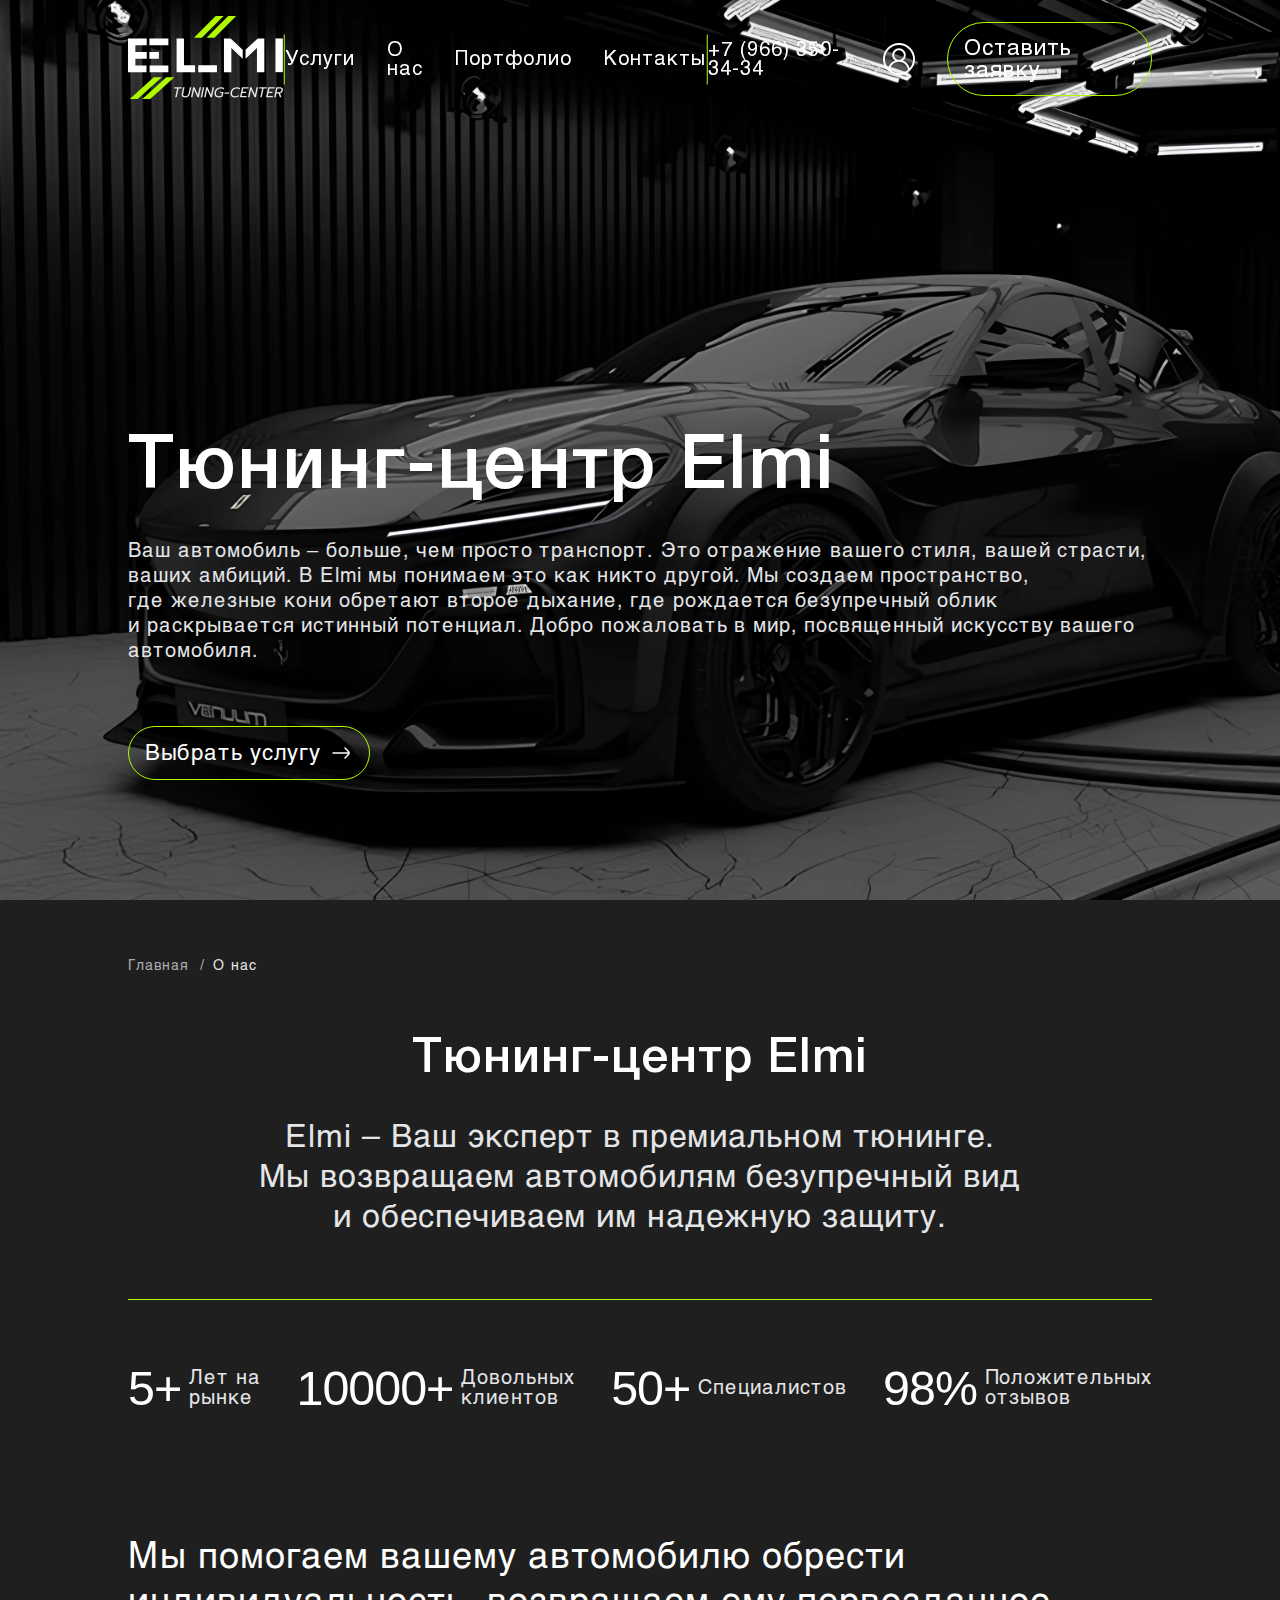
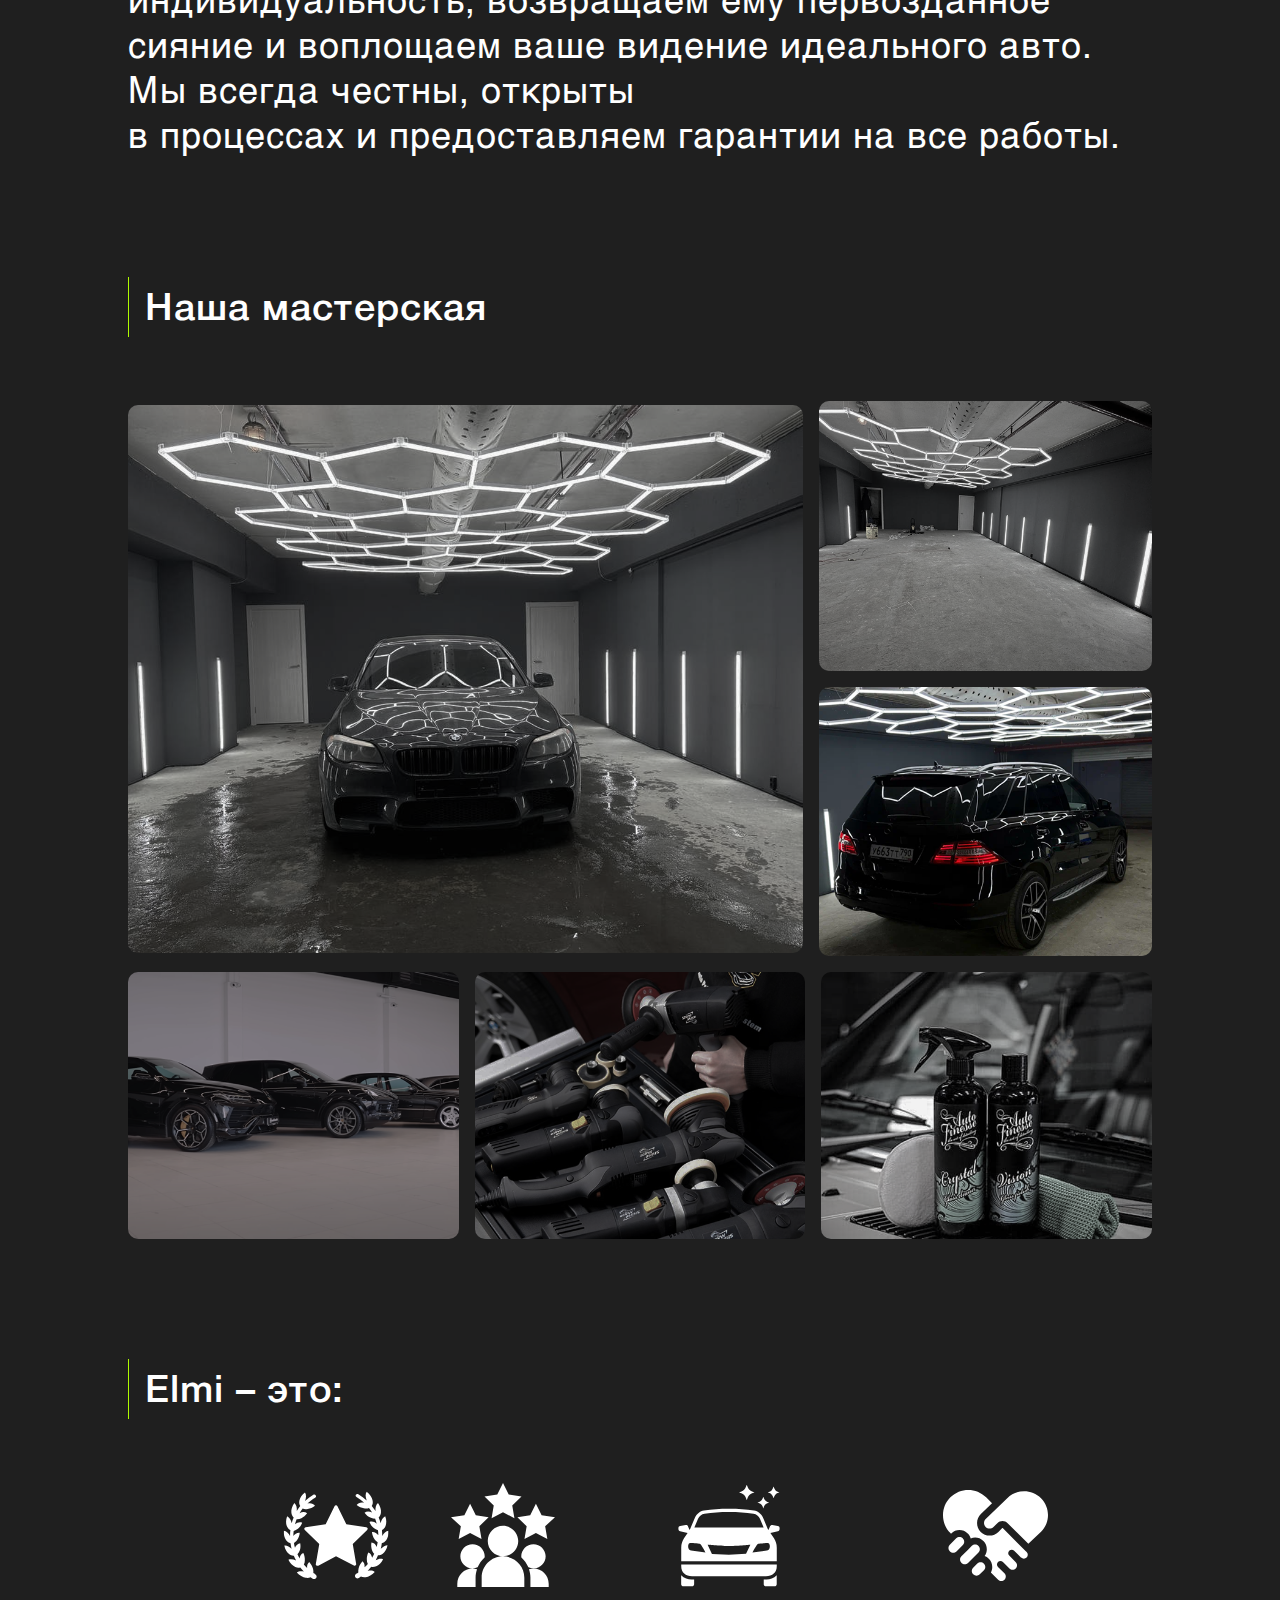
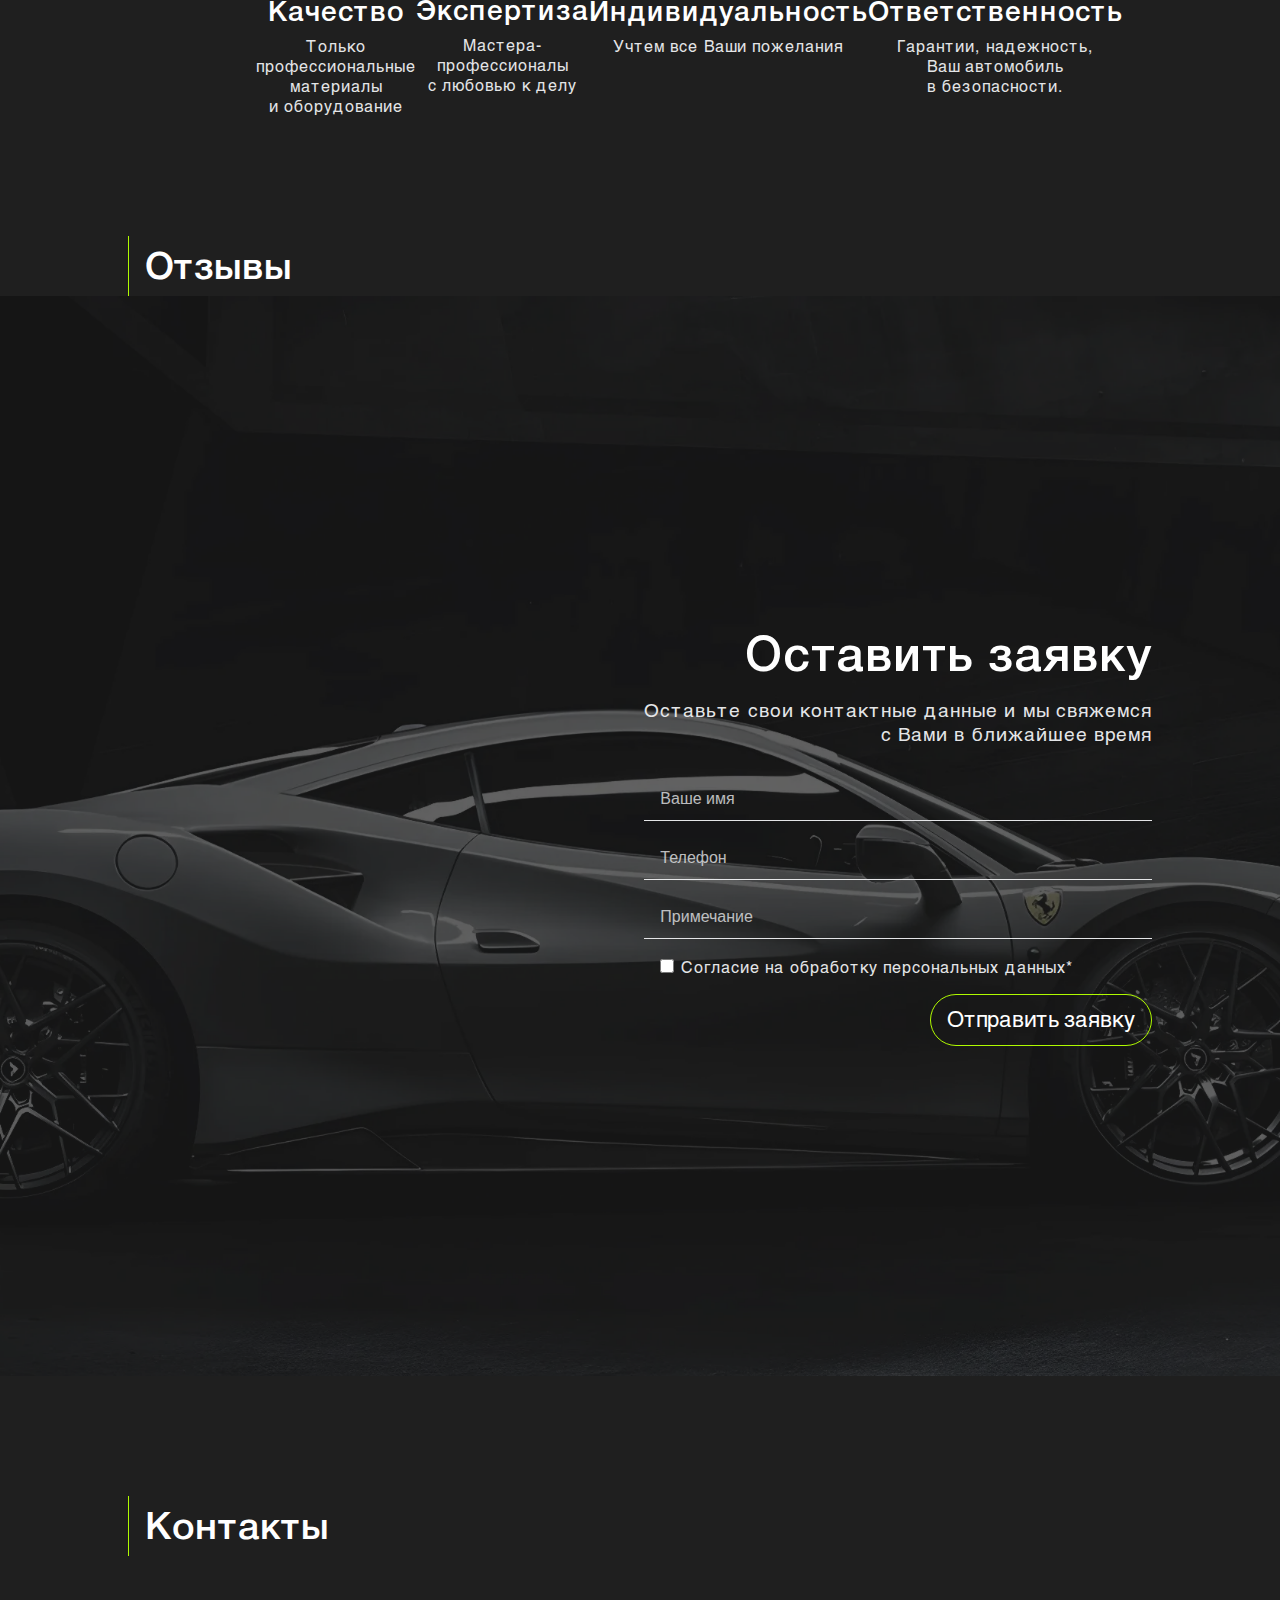
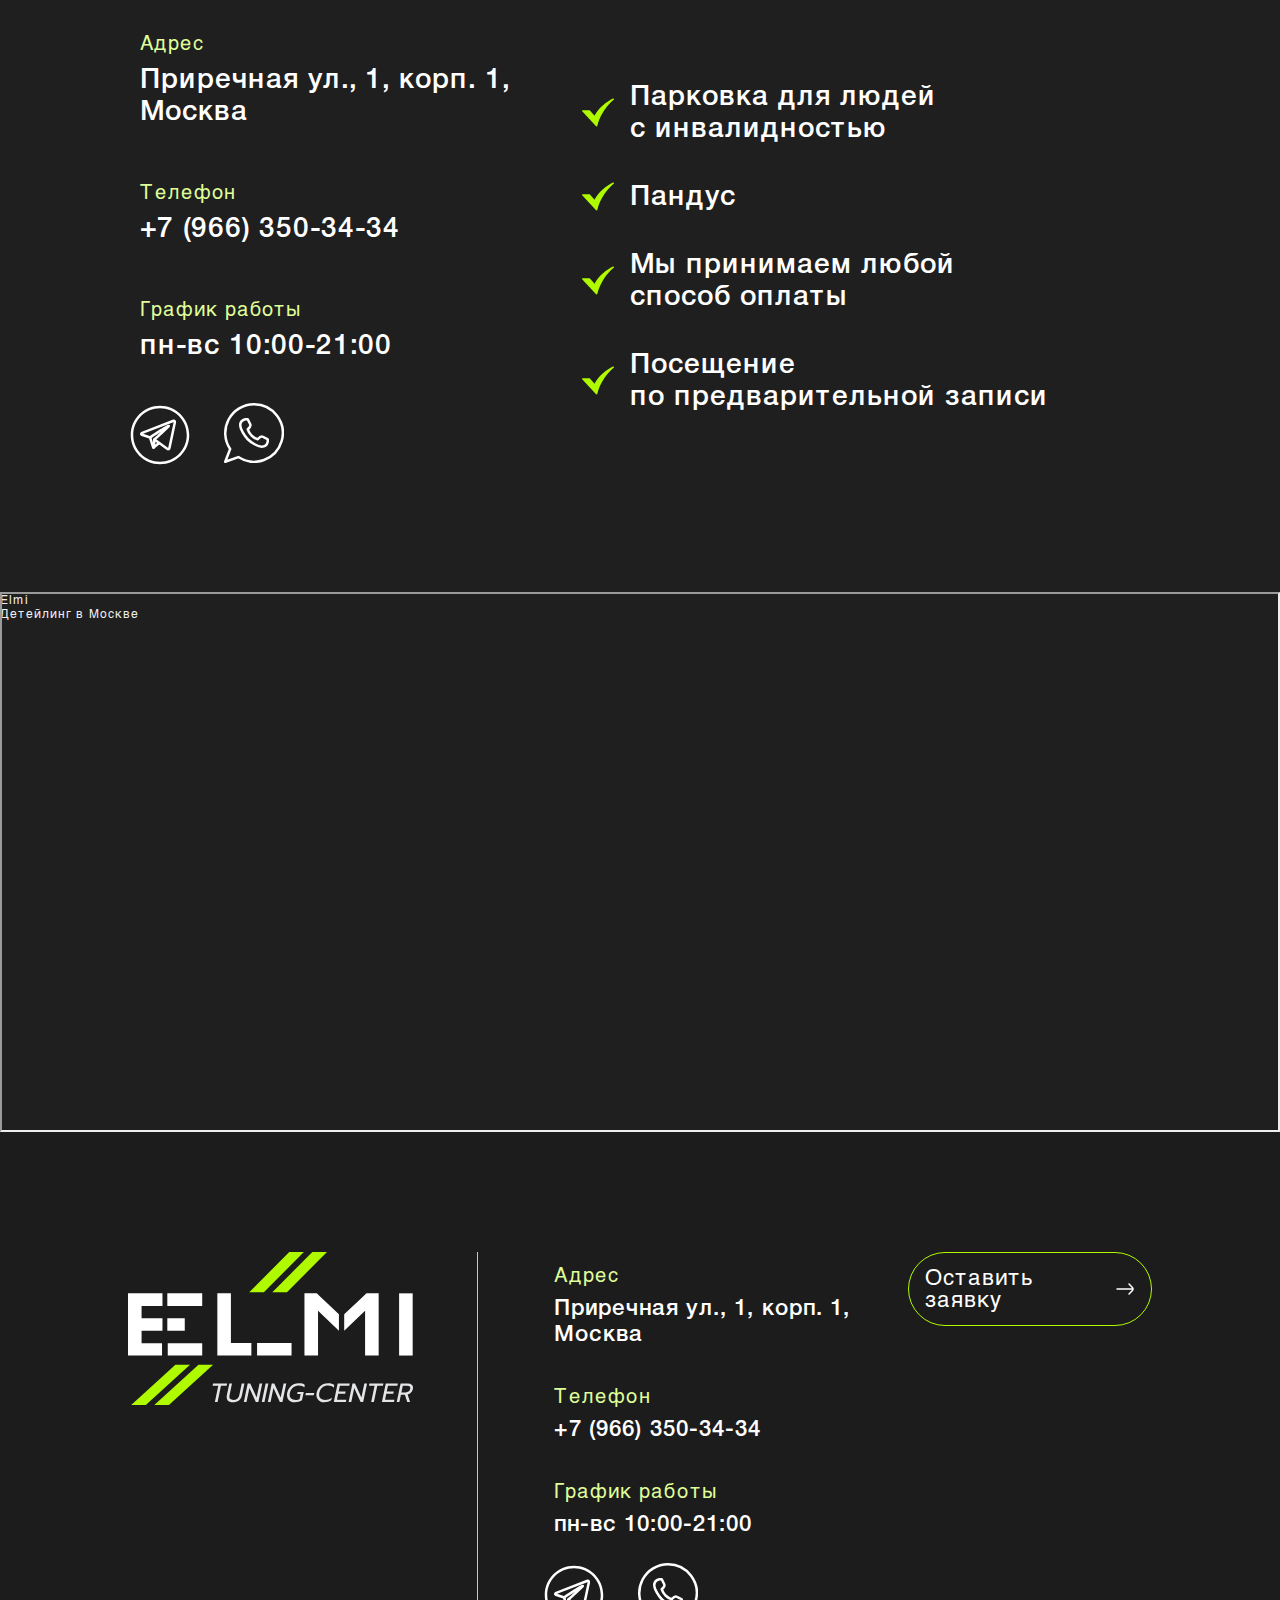
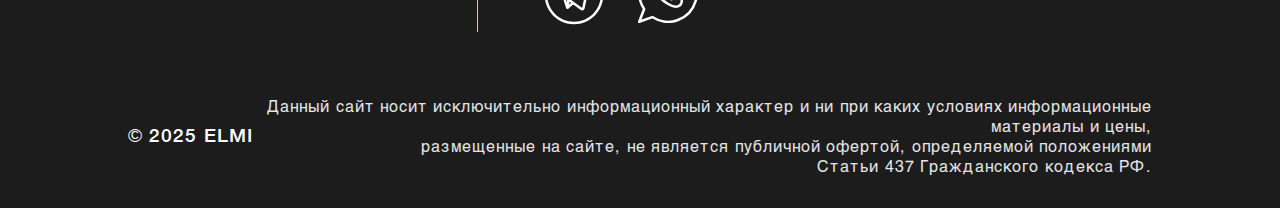
<file: about.html>
<!DOCTYPE html>
<html lang="ru">

<head>
    <meta charset="UTF-8">
    <meta name="viewport" content="width=device-width, initial-scale=1.0">
    <title>ELMI</title>
    <link rel="shortcut icon" href="img/svg/favicon.ico">
    <link rel="stylesheet" href="styles.css">
</head>

<body>
    <div class="container">
        <header class="header">
            <div class="header-content">
                <a href="/main.html" class="logo"><img src="img/svg/logo-full.svg" alt="logo"></a>
                <img src="img/svg/Line.svg" alt="line" class="line-decoration">
                <ul class="header-menu">
                    <li><a href="/services.html">Услуги</a></li>
                    <li><a href="/about.html">О нас</a></li>
                    <li><a href="/portfolio.html">Портфолио</a></li>
                    <li><a href="/contacts.html">Контакты</a></li>
                </ul>
                <img src="img/svg/Line.svg" alt="line" class="line-decoration">

                <div class="header-contacts">
                    <a href="tel:»:+79663503434">+7 (966) 350-34-34</a>
                    <div class="personal-account">
                        <a href="/auth.html"><svg class="personal-account-icon" xmlns="http://www.w3.org/2000/svg"
                                version="1.1" xmlns:xlink="http://www.w3.org/1999/xlink" width="32" height="32" x="0"
                                y="0" viewbox="0 0 512 512" xml:space="preserve" fill="#fff">
                                <g>
                                    <path
                                        d="M437.02 74.98C388.668 26.63 324.379 0 256 0S123.332 26.629 74.98 74.98C26.63 123.332 0 187.621 0 256s26.629 132.668 74.98 181.02C123.332 485.37 187.621 512 256 512s132.668-26.629 181.02-74.98C485.37
                                 388.668 512 324.379 512 256s-26.629-132.668-74.98-181.02zM111.105 429.297c8.454-72.735 70.989-128.89 144.895-128.89 38.96 0 75.598 15.179 103.156 42.734 23.281 23.285 37.965 53.687 41.742 86.152C361.641 462.172 311.094 482 256
                                 482s-105.637-19.824-144.895-52.703zM256 269.507c-42.871 0-77.754-34.882-77.754-77.753C178.246 148.879 213.13 114 256 114s77.754 34.879 77.754 77.754c0 42.871-34.883 77.754-77.754 77.754zm170.719 134.427a175.9 175.9 0 0 
                                 0-46.352-82.004c-18.437-18.438-40.25-32.27-64.039-40.938 28.598-19.394 47.426-52.16 47.426-89.238C363.754 132.34 315.414 84 256 84s-107.754 48.34-107.754 107.754c0 37.098 18.844 69.875 47.465 89.266-21.887 7.976-42.14 
                                 20.308-59.566 36.542-25.235 23.5-42.758 53.465-50.883 86.348C50.852 364.242 30 312.512 30 256 30 131.383 131.383 30 256 30s226 101.383 226 226c0 56.523-20.86 108.266-55.281 147.934zm0 0">
                                    </path>
                                </g>
                            </svg></a>
                    </div>
                    <a href="#entry-form" class="button request-button">Оставить заявку <svg data-v-5dfe8db4=""
                            class="btn-big-arrow__icon" xmlns="http://www.w3.org/2000/svg">
                            <path data-v-5dfe8db4=""
                                d="M4 11.25C3.58579 11.25 3.25 11.5858 3.25 12C3.25 12.4142 3.58579 12.75 4 12.75L4 11.25ZM20 12.75C20.4142 12.75 20.75 12.4142 20.75 12C20.75 11.5858 20.4142 
                    11.25 20 11.25V12.75ZM16.528 6.46731C16.2338 6.17573 15.7589 6.17784 15.4673 6.47204C15.1757 6.76624 15.1778 7.24111 15.472 7.53269L16.528 6.46731ZM17.763 8.74731L17.235 9.28L17.763 
                    8.74731ZM17.763 15.2527L18.2909 15.7854L17.763 15.2527ZM15.472 16.4673C15.1778 16.7589 15.1757 17.2338 15.4673 17.528C15.7589 17.8222 16.2338 17.8243 16.528 17.5327L15.472 16.4673ZM19.9801
                     11.6867L20.7241 11.5918V11.5918L19.9801 11.6867ZM19.9801 12.3133L20.7241 12.4082V12.4082L19.9801 12.3133ZM4 12.75L20 12.75V11.25L4 11.25L4 12.75ZM15.472 7.53269L17.235 9.28L18.2909 8.21462L16.528
                      6.46731L15.472 7.53269ZM17.235 14.72L15.472 16.4673L16.528 17.5327L18.2909 15.7854L17.235 14.72ZM17.235 9.28C17.9505 9.98914 18.4413 10.4772 18.7734 10.8907C19.096 11.2924 19.2067 11.5504 19.2361
                       11.7815L20.7241 11.5918C20.6453 10.9737 20.3504 10.4588 19.9429 9.95146C19.545 9.45597 18.9814 8.89892 18.2909 8.21462L17.235 9.28ZM18.2909 15.7854C18.9814 15.1011 19.545 14.544 19.9429 14.0485C20.3504
                        13.5412 20.6453 13.0263 20.7241 12.4082L19.2361 12.2185C19.2067 12.4496 19.096 12.7076 18.7734 13.1093C18.4413 13.5228 17.9505 14.0109 17.235 14.72L18.2909 15.7854ZM19.2361 11.7815C19.2546 11.9266 19.2546
                         12.0734 19.2361 12.2185L20.7241 12.4082C20.7586 12.1371 20.7586 11.8629 20.7241 11.5918L19.2361 11.7815Z">
                            </path>
                        </svg>
                    </a>
                </div>
            </div>
        </header>


        <div class="main-screen" style="background-image: url(img/webp/screensaver-about.webp);">
            <div class="content">
                <div class="content-text">
                    <h1>Тюнинг-центр Elmi</h1>
                    <p>Ваш автомобиль – больше, чем просто транспорт. Это отражение вашего стиля, вашей страсти, ваших
                        амбиций. В Elmi мы понимаем это как никто другой. Мы создаем пространство, где железные кони
                        обретают второе дыхание, где рождается безупречный облик и раскрывается истинный потенциал.
                        Добро пожаловать в мир, посвященный искусству вашего автомобиля.</p>
                </div>
                <div class="content-button">
                    <a href="/services.html#block-services" class="button request-button">Выбрать услугу<svg
                            data-v-5dfe8db4="" class="btn-big-arrow__icon" xmlns="http://www.w3.org/2000/svg">
                            <path data-v-5dfe8db4=""
                                d="M4 11.25C3.58579 11.25 3.25 11.5858 3.25 12C3.25 12.4142 3.58579 12.75 4 12.75L4 11.25ZM20 12.75C20.4142 12.75 20.75 12.4142 20.75 12C20.75 11.5858 20.4142 
                    11.25 20 11.25V12.75ZM16.528 6.46731C16.2338 6.17573 15.7589 6.17784 15.4673 6.47204C15.1757 6.76624 15.1778 7.24111 15.472 7.53269L16.528 6.46731ZM17.763 8.74731L17.235 9.28L17.763 
                    8.74731ZM17.763 15.2527L18.2909 15.7854L17.763 15.2527ZM15.472 16.4673C15.1778 16.7589 15.1757 17.2338 15.4673 17.528C15.7589 17.8222 16.2338 17.8243 16.528 17.5327L15.472 16.4673ZM19.9801
                     11.6867L20.7241 11.5918V11.5918L19.9801 11.6867ZM19.9801 12.3133L20.7241 12.4082V12.4082L19.9801 12.3133ZM4 12.75L20 12.75V11.25L4 11.25L4 12.75ZM15.472 7.53269L17.235 9.28L18.2909 8.21462L16.528
                      6.46731L15.472 7.53269ZM17.235 14.72L15.472 16.4673L16.528 17.5327L18.2909 15.7854L17.235 14.72ZM17.235 9.28C17.9505 9.98914 18.4413 10.4772 18.7734 10.8907C19.096 11.2924 19.2067 11.5504 19.2361
                       11.7815L20.7241 11.5918C20.6453 10.9737 20.3504 10.4588 19.9429 9.95146C19.545 9.45597 18.9814 8.89892 18.2909 8.21462L17.235 9.28ZM18.2909 15.7854C18.9814 15.1011 19.545 14.544 19.9429 14.0485C20.3504
                        13.5412 20.6453 13.0263 20.7241 12.4082L19.2361 12.2185C19.2067 12.4496 19.096 12.7076 18.7734 13.1093C18.4413 13.5228 17.9505 14.0109 17.235 14.72L18.2909 15.7854ZM19.2361 11.7815C19.2546 11.9266 19.2546
                         12.0734 19.2361 12.2185L20.7241 12.4082C20.7586 12.1371 20.7586 11.8629 20.7241 11.5918L19.2361 11.7815Z">
                            </path>
                        </svg>
                    </a>
                </div>
            </div>
        </div>


        <ul class="breadcrumb">
            <li><a href="/main.html">Главная</a></li>
            <li>О нас</li>
        </ul>


        <div class="block-about" style="padding: 0rem 8rem;">
            <div class="block-about-text">
                <h2>Тюнинг-центр Elmi</h2>
                <p>Elmi – Ваш эксперт в премиальном тюнинге. Мы возвращаем автомобилям безупречный вид и обеспечиваем
                    им надежную защиту.</p>
            </div>
            <div class="block-about-statistic">
                <div class="block-about-statistic-module">
                    <h2>5+</h2>
                    <p>Лет на<br>рынке</p>
                </div>
                <div class="block-about-statistic-module">
                    <h2>10000+</h2>
                    <p>Довольных<br>клиентов</p>
                </div>
                <div class="block-about-statistic-module">
                    <h2>50+</h2>
                    <p>Специалистов</p>
                </div>
                <div class="block-about-statistic-module">
                    <h2>98%</h2>
                    <p>Положительных<br>отзывов</p>
                </div>
            </div>
        </div>

        <div class="block-text-about">
            <p>Мы помогаем вашему автомобилю обрести индивидуальность, возвращаем ему первозданное сияние и воплощаем
                ваше видение идеального авто. Мы всегда честны, открыты в процессах и предоставляем гарантии
                на все работы.</p>
        </div>

        <div class="block-gallery-studio">
            <div class="heading">
                <h3>Наша мастерская</h3>
            </div>
            <div class="gallery">
                <div class="gallery-top">
                    <div class="container-img"><img src="img/webp/studio01.png" alt="" class="main-img"></div>
                    <div class="gallery-vertical">
                        <div class="container-img"><img src="img/webp/studio02.png" alt=""></div>
                        <div class="container-img"><img src="img/webp/studio03.png" alt=""></div>
                    </div>
                </div>
                <div class="gallery-bottom">
                    <div class="container-img"><img src="img/webp/studio04.png" alt=""></div>
                    <div class="container-img"><img src="img/webp/studio05.png" alt=""></div>
                    <div class="container-img"><img src="img/webp/studio06.png" alt=""></div>
                </div>
            </div>
        </div>

        <div class="block-advantages">
            <div class="heading">
                <h3>Elmi – это:</h3>
            </div>
            <div class="block-advantages-icon">
                <div class="advantages-icon">
                    <img src="img/svg/quality.svg" alt="">
                    <h4>Качество</h4>
                    <p>Только профессиональные <br> материалы и оборудование</p>
                </div>
                <div class="advantages-icon">
                    <img src="img/svg/expertise.svg" alt="">
                    <h4>Экспертиза</h4>
                    <p>Мастера-профессионалы <br>с любовью к делу</p>
                </div>
                <div class="advantages-icon">
                    <img src="img/svg/personality.svg" alt="">
                    <h4>Индивидуальность</h4>
                    <p>Учтем все Ваши пожелания</p>
                </div>
                <div class="advantages-icon">
                    <img src="img/svg/responsibility.svg" alt="">
                    <h4>Ответственность</h4>
                    <p>Гарантии, надежность, <br>Ваш автомобиль в безопасности.</p>
                </div>
            </div>
        </div>

        <div class="reviews" style="padding: 7.5rem 8rem 0 8rem;">
            <div class="heading">
                <h3>Отзывы</h3>
            </div>
            <script src="https://res.smartwidgets.ru/app.js" defer></script>
            <div class="sw-app" data-app="2cdd55a3d3aa265ee64f320b697fe964"></div>
        </div>

        <div class="block-form" id="entry-form">
            <form class="form">
                <div class="form-text">
                    <h2 class="form-title">Оставить заявку</h2>
                    <p class="form-info">Оставьте свои контактные данные и мы свяжемся <br> с Вами в ближайшее время</p>
                </div>
                <div class="form-inner">
                    <div class="form-inputs">
                        <input type="text" name="name" class="input" placeholder="Ваше имя">
                        <input type="text" id="phone" inputmode="tel" class="input" name="phone" placeholder="Телефон"
                            required>
                        <input type="text" id="message" class="input" name="message" placeholder="Примечание">
                    </div>
                    <div class="policy-checkbox-text">
                        <input type="checkbox" id="policy" class="checkbox" name="policy">
                        <label for="policy" class="policy-text">Согласие на обработку персональных данных*</label>
                    </div>
                    <button type="submit">Отправить заявку</button>
                </div>
            </form>
        </div>

        <div class="block-contacts">
            <div class="heading">
                <h3>Контакты</h3>
            </div>
            <div class="block-contacts-content">
                <div class="contacts-left">
                    <div class="contacts-left-text">
                        <p>Адрес</p>
                        <h4><a
                                href="https://yandex.ru/maps/213/moscow/house/prirechnaya_ulitsa_1k1/Z04YdQFpTEYHQFtvfXp1cHxqYw==/">Приречная ул., 1,
                                корп. 1, Москва</a></h4>
                    </div>
                    <div class="contacts-left-text">
                        <p>Телефон</p>

                        <h4><a href="tel:»:+79663503434">+7 (966) 350-34-34</a></h4>

                    </div>
                    <div class="contacts-left-text">
                        <p>График работы</p>
                        <h4>пн-вс 10:00-21:00</h4>
                    </div>
                    <div class="contact-left-messengers">
                        <a href="https://t.me/+79663503434"><svg xmlns="http://www.w3.org/2000/svg" class="tg"
                                version="1.1" xmlns:xlink="http://www.w3.org/1999/xlink" width="64" height="64" x="0"
                                y="0" viewbox="0 0 64 64 " style="enable-background:new 0 0 512 512"
                                xml:space="preserve" fill-rule="evenodd" fill="#fff">
                                <g>
                                    <path
                                        d="M33.131 28.68c-3.818 3.513-7.544 6.84-7.544 6.84a1.25 1.25 0 1 0 1.665 1.864s9.762-8.714 13.93-12.882c.637-.636.828-1.122.862-1.325a1.242 1.242 0 0 0-.353-1.14 1.294 1.294 0 0 0-.905-.398c-.212-.01-.684.073-1.319.372-3.633 1.71-18.08 11.334-18.08 11.334a1.25 1.25 0 1 0 1.386 2.08s5.378-3.586 10.358-6.745z"
                                        opacity="1" data-original="#000000"></path>
                                    <path
                                        d="M32 2.75C15.856 2.75 2.75 15.856 2.75 32S15.856 61.25 32 61.25 61.25 48.144 61.25 32 48.144 2.75 32 2.75zm0 2.5c14.764 0 26.75 11.986 26.75 26.75S46.764 58.75 32 58.75 5.25 46.764 5.25 32 17.236 5.25 32 5.25z"
                                        opacity="1" data-original="#000000"></path>
                                    <path
                                        d="m21.076 35.375 2.675 8.702c.01.032.021.064.033.094.285.715.57 1.13.775 1.327.37.356.749.438 1.063.43.442-.013 1.154-.277 1.436-1.325.02-.077.034-.155.04-.234l.404-5.57 10.567 7.773c1.086.824 2.062.999 2.801.773.763-.233 1.502-.932 1.851-2.42.002-.008.005-.017.006-.026l5.216-24.577c.31-1.309.136-2.287-.29-2.858-.493-.665-1.426-1.117-3.013-.688a1 1 0 0 0-.126.041L13.878 28.7c-.047.018-.093.04-.139.063-1.451.78-1.774 1.67-1.779 2.248-.005.777.54 1.529 1.465 1.9.028.011.055.022.084.03zm24.516-16.242c-.012.178-.036.42-.085.623l-.008.033-5.214 24.574a3.26 3.26 0 0 1-.19.518 3.37 3.37 0 0 1-.518-.305l-.019-.013-12.399-9.119a1.251 1.251 0 0 0-1.987.917l-.225 3.096-1.673-5.44a1.251 1.251 0 0 0-.812-.822l-7.247-2.332 30.132-11.687a2.55 2.55 0 0 1 .245-.043z"
                                        opacity="1" data-original="#000000"></path>
                                    <path
                                        d="m26.442 45.617 5.435-4.694a1.25 1.25 0 0 0-1.634-1.893l-5.434 4.694a1.25 1.25 0 1 0 1.633 1.893z"
                                        opacity="1" data-original="#000000" class=""></path>
                                </g>
                            </svg></a>
                        <a
                            href="https://wa.me/79663503434?text=%D0%9E%D0%B1%D1%80%D0%B0%D1%89%D0%B5%D0%BD%D0%B8%D0%B5+%D0%B8%D0%B7+%D0%AF%D0%BD%D0%B4%D0%B5%D0%BA%D1%81+%D0%9A%D0%B0%D1%80%D1%82%0A%D0%97%D0%B4%D1%80%D0%B0%D0%B2%D1%81%D1%82%D0%B2%D1%83%D0%B9%D1%82%D0%B5!+%D0%9C%D0%B5%D0%BD%D1%8F+%D0%B7%D0%B0%D0%B8%D0%BD%D1%82%D0%B5%D1%80%D0%B5%D1%81%D0%BE%D0%B2%D0%B0%D0%BB%D0%BE+%D0%B2%D0%B0%D1%88%D0%B5+%D0%BF%D1%80%D0%B5%D0%B4%D0%BB%D0%BE%D0%B6%D0%B5%D0%BD%D0%B8%D0%B5">

                            <svg xmlns="http://www.w3.org/2000/svg" class="wa" version="1.1"
                                xmlns:xlink="http://www.w3.org/1999/xlink" width="60" height="60" x="0" y="0"
                                viewbox="0 0 24 24" style="enable-background:new 0 0 512 512" xml:space="preserve"
                                fill="none" stroke="#ffffff">
                                <g>
                                    <g stroke-linecap="round" stroke-linejoin="round">
                                        <path
                                            d="M12 .5a11.5 11.5 0 0 0-9.54 17.92L.5 23.5l5.23-1.87A11.5 11.5 0 1 0 12 .5z"
                                            fill="" opacity="1"></path>
                                        <path
                                            d="M9.5 14.5c1.3 1.3 4.17 3 5.5 3a2.53 2.53 0 0 0 2.5-2v-1s-1.23-.6-2-1-2 1-2 1A6.52 6.52 0 0 1 11 13a6.52 6.52 0 0 1-1.5-2.5s1.4-1.23 1-2-1-2-1-2h-1a2.53 2.53 0 0 0-2 2.5c0 1.33 1.7 4.2 3 5.5z"
                                            fill="" opacity="1"></path>
                                    </g>
                                </g>

                            </svg></a>
                    </div>
                </div>
                <div class="contacts-right">
                    <div class="contacts-right-text">
                        <img src="img/svg/Check.svg" alt="check">
                        <h4>Парковка для людей с инвалидностью</h4>
                    </div>
                    <div class="contacts-right-text">
                        <img src="img/svg/Check.svg" alt="check">
                        <h4>Пандус</h4>
                    </div>
                    <div class="contacts-right-text">
                        <img src="img/svg/Check.svg" alt="check">
                        <h4>Мы принимаем любой способ оплаты</h4>
                    </div>
                    <div class="contacts-right-text">
                        <img src="img/svg/Check.svg" alt="check">
                        <h4>Посещение по предварительной записи</h4>
                    </div>
                </div>
            </div>
        </div>
        <div class="map">
            <div style="position:relative;overflow:hidden;"><a
                    href="https://yandex.ru/maps/org/elmi/139070241047/?utm_medium=mapframe&utm_source=maps"
                    style="color:#eee;font-size:12px;position:absolute;top:0px;">Elmi</a><a
                    href="https://yandex.ru/maps/213/moscow/category/auto_detailing/9561111444/?utm_medium=mapframe&utm_source=maps"
                    style="color:#eee;font-size:12px;position:absolute;top:14px;">Детейлинг в Москве</a><iframe
                    src="https://yandex.ru/map-widget/v1/org/elmi/139070241047/?ll=37.369528%2C55.641044&utm_content=more-reviews&utm_medium=reviews&utm_source=maps-reviews-widget&z=16.95"
                    style="position:relative;"></iframe>
            </div>
        </div>
        <footer class="footer">
            <div class="footer-content">
                <div class="footer-logo-contacts">
                    <a href="/main.html" class="logo"><img src="img/svg/logo-full.svg" alt=""></a>
                    <div class="footer-contacts">
                        <div class="contacts-left-text">
                            <p>Адрес</p>
                            <h5><a
                                    href="https://yandex.ru/maps/213/moscow/house/prirechnaya_ulitsa_1k1/Z04YdQFpTEYHQFtvfXp1cHxqYw==/">Приречная ул., 1,
                                    корп. 1, Москва</a></h5>
                        </div>
                        <div class="contacts-left-text">
                            <p>Телефон</p>

                            <h5><a href="tel:»:+79663503434">+7 (966) 350-34-34</a></h5>

                        </div>
                        <div class="contacts-left-text">
                            <p>График работы</p>
                            <h5>пн-вс 10:00-21:00</h5>
                        </div>
                        <div class="contact-left-messengers">
                            <a href="https://t.me/+79663503434"><svg xmlns="http://www.w3.org/2000/svg" class="tg"
                                    version="1.1" xmlns:xlink="http://www.w3.org/1999/xlink" width="64" height="64"
                                    x="0" y="0" viewbox="0 0 64 64" style="enable-background:new 0 0 512 512"
                                    xml:space="preserve" fill-rule="evenodd" fill="#ffffff">

                                    <g>
                                        <path
                                            d="M33.131 28.68c-3.818 3.513-7.544 6.84-7.544 6.84a1.25 1.25 0 1 0 1.665 1.864s9.762-8.714 13.93-12.882c.637-.636.828-1.122.862-1.325a1.242 1.242 0 0 0-.353-1.14 1.294 1.294 0 0 0-.905-.398c-.212-.01-.684.073-1.319.372-3.633 1.71-18.08 11.334-18.08 11.334a1.25 1.25 0 1 0 1.386 2.08s5.378-3.586 10.358-6.745z"
                                            opacity="1" data-original="#000000" class=""></path>
                                        <path
                                            d="M32 2.75C15.856 2.75 2.75 15.856 2.75 32S15.856 61.25 32 61.25 61.25 48.144 61.25 32 48.144 2.75 32 2.75zm0 2.5c14.764 0 26.75 11.986 26.75 26.75S46.764 58.75 32 58.75 5.25 46.764 5.25 32 17.236 5.25 32 5.25z"
                                            opacity="1" data-original="#000000" class=""></path>
                                        <path
                                            d="m21.076 35.375 2.675 8.702c.01.032.021.064.033.094.285.715.57 1.13.775 1.327.37.356.749.438 1.063.43.442-.013 1.154-.277 1.436-1.325.02-.077.034-.155.04-.234l.404-5.57 10.567 7.773c1.086.824 2.062.999 2.801.773.763-.233 1.502-.932 1.851-2.42.002-.008.005-.017.006-.026l5.216-24.577c.31-1.309.136-2.287-.29-2.858-.493-.665-1.426-1.117-3.013-.688a1 1 0 0 0-.126.041L13.878 28.7c-.047.018-.093.04-.139.063-1.451.78-1.774 1.67-1.779 2.248-.005.777.54 1.529 1.465 1.9.028.011.055.022.084.03zm24.516-16.242c-.012.178-.036.42-.085.623l-.008.033-5.214 24.574a3.26 3.26 0 0 1-.19.518 3.37 3.37 0 0 1-.518-.305l-.019-.013-12.399-9.119a1.251 1.251 0 0 0-1.987.917l-.225 3.096-1.673-5.44a1.251 1.251 0 0 0-.812-.822l-7.247-2.332 30.132-11.687a2.55 2.55 0 0 1 .245-.043z"
                                            opacity="1" data-original="#000000" class=""></path>
                                        <path
                                            d="m26.442 45.617 5.435-4.694a1.25 1.25 0 0 0-1.634-1.893l-5.434 4.694a1.25 1.25 0 1 0 1.633 1.893z"
                                            opacity="1" data-original="#000000" class=""></path>
                                    </g>

                                </svg></a>
                            <a
                                href="https://wa.me/79663503434?text=%D0%9E%D0%B1%D1%80%D0%B0%D1%89%D0%B5%D0%BD%D0%B8%D0%B5+%D0%B8%D0%B7+%D0%AF%D0%BD%D0%B4%D0%B5%D0%BA%D1%81+%D0%9A%D0%B0%D1%80%D1%82%0A%D0%97%D0%B4%D1%80%D0%B0%D0%B2%D1%81%D1%82%D0%B2%D1%83%D0%B9%D1%82%D0%B5!+%D0%9C%D0%B5%D0%BD%D1%8F+%D0%B7%D0%B0%D0%B8%D0%BD%D1%82%D0%B5%D1%80%D0%B5%D1%81%D0%BE%D0%B2%D0%B0%D0%BB%D0%BE+%D0%B2%D0%B0%D1%88%D0%B5+%D0%BF%D1%80%D0%B5%D0%B4%D0%BB%D0%BE%D0%B6%D0%B5%D0%BD%D0%B8%D0%B5">
                                <svg xmlns="http://www.w3.org/2000/svg" class="wa" version="1.1"
                                    xmlns:xlink="http://www.w3.org/1999/xlink" width="60" height="60" x="0" y="0"
                                    viewbox="0 0 24 24" fill="none" stroke="#ffffff"
                                    style="enable-background:new 0 0 512 512" xml:space="preserve">
                                    <g>
                                        <g stroke-linecap="round" stroke-linejoin="round">
                                            <path
                                                d="M12 .5a11.5 11.5 0 0 0-9.54 17.92L.5 23.5l5.23-1.87A11.5 11.5 0 1 0 12 .5z"
                                                fill="" opacity="1"></path>
                                            <path
                                                d="M9.5 14.5c1.3 1.3 4.17 3 5.5 3a2.53 2.53 0 0 0 2.5-2v-1s-1.23-.6-2-1-2 1-2 1A6.52 6.52 0 0 1 11 13a6.52 6.52 0 0 1-1.5-2.5s1.4-1.23 1-2-1-2-1-2h-1a2.53 2.53 0 0 0-2 2.5c0 1.33 1.7 4.2 3 5.5z"
                                                fill="" opacity="1"></path>
                                        </g>
                                    </g>

                                </svg> </a>
                        </div>
                    </div>
                </div>
                <a href="#entry-form" class="button request-button">Оставить заявку <svg data-v-5dfe8db4=""
                        class="btn-big-arrow__icon" xmlns="http://www.w3.org/2000/svg">
                        <path data-v-5dfe8db4=""
                            d="M4 11.25C3.58579 11.25 3.25 11.5858 3.25 12C3.25 12.4142 3.58579 12.75 4 12.75L4 11.25ZM20 12.75C20.4142 12.75 20.75 12.4142 20.75 12C20.75 11.5858 20.4142 
                    11.25 20 11.25V12.75ZM16.528 6.46731C16.2338 6.17573 15.7589 6.17784 15.4673 6.47204C15.1757 6.76624 15.1778 7.24111 15.472 7.53269L16.528 6.46731ZM17.763 8.74731L17.235 9.28L17.763 
                    8.74731ZM17.763 15.2527L18.2909 15.7854L17.763 15.2527ZM15.472 16.4673C15.1778 16.7589 15.1757 17.2338 15.4673 17.528C15.7589 17.8222 16.2338 17.8243 16.528 17.5327L15.472 16.4673ZM19.9801
                     11.6867L20.7241 11.5918V11.5918L19.9801 11.6867ZM19.9801 12.3133L20.7241 12.4082V12.4082L19.9801 12.3133ZM4 12.75L20 12.75V11.25L4 11.25L4 12.75ZM15.472 7.53269L17.235 9.28L18.2909 8.21462L16.528
                      6.46731L15.472 7.53269ZM17.235 14.72L15.472 16.4673L16.528 17.5327L18.2909 15.7854L17.235 14.72ZM17.235 9.28C17.9505 9.98914 18.4413 10.4772 18.7734 10.8907C19.096 11.2924 19.2067 11.5504 19.2361
                       11.7815L20.7241 11.5918C20.6453 10.9737 20.3504 10.4588 19.9429 9.95146C19.545 9.45597 18.9814 8.89892 18.2909 8.21462L17.235 9.28ZM18.2909 15.7854C18.9814 15.1011 19.545 14.544 19.9429 14.0485C20.3504
                        13.5412 20.6453 13.0263 20.7241 12.4082L19.2361 12.2185C19.2067 12.4496 19.096 12.7076 18.7734 13.1093C18.4413 13.5228 17.9505 14.0109 17.235 14.72L18.2909 15.7854ZM19.2361 11.7815C19.2546 11.9266 19.2546
                         12.0734 19.2361 12.2185L20.7241 12.4082C20.7586 12.1371 20.7586 11.8629 20.7241 11.5918L19.2361 11.7815Z">
                        </path>
                    </svg>
                </a>
            </div>

            <div class="footer-additional-text">
                <h6>© 2025 ELMI</h6>
                <p>Данный сайт носит исключительно информационный характер и ни при каких условиях информационные
                    материалы и цены, <br> размещенные на сайте, не является публичной офертой, определяемой положениями
                    Статьи 437 Гражданского кодекса РФ.</p>
            </div>
        </footer>

    </div>
    <script src="script.js"></script>
    <script src="https://code.jquery.com/jquery-3.6.0.min.js" defer></script>
</body>

</html>
</file>
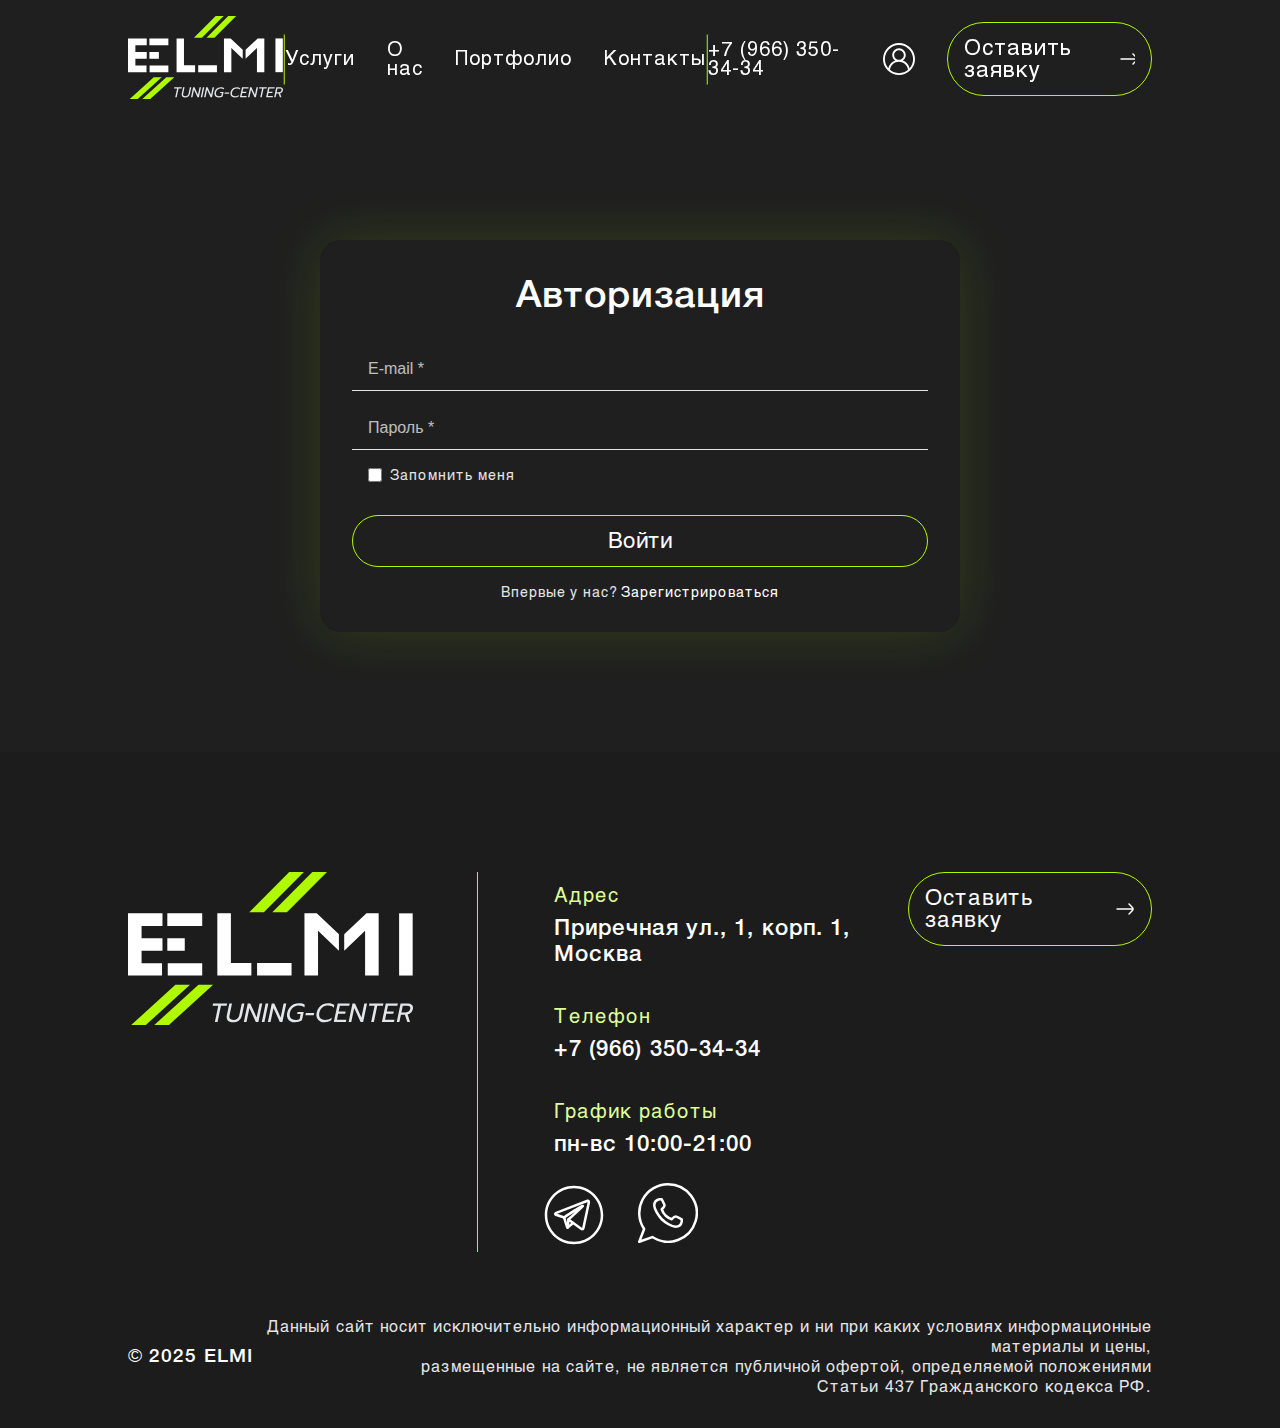
<file: auth.html>
<!DOCTYPE html>
<html lang="ru">

<head>
    <meta charset="UTF-8">
    <meta name="viewport" content="width=device-width, initial-scale=1.0">
    <title>ELMI</title>
    <link rel="shortcut icon" href="img/svg/favicon.ico">
    <link rel="stylesheet" href="styles.css">
</head>

<body>
    <div class="container">
        <header class="header">
            <div class="header-content">
                <a href="/main.html" class="logo"><img src="img/svg/logo-full.svg" alt="logo"></a>
                <img src="img/svg/Line.svg" alt="line" class="line-decoration">
                <ul class="header-menu">
                    <li><a href="/services.html">Услуги</a></li>
                    <li><a href="/about.html">О нас</a></li>
                    <li><a href="/portfolio.html">Портфолио</a></li>
                    <li><a href="/contacts.html">Контакты</a></li>
                </ul>
                <img src="img/svg/Line.svg" alt="line" class="line-decoration">

                <div class="header-contacts">
                    <a href="tel:»:+79663503434">+7 (966) 350-34-34</a>
                    <div class="personal-account">
                            <a href="/auth.html"><svg class="personal-account-icon" xmlns="http://www.w3.org/2000/svg"
                                    version="1.1" xmlns:xlink="http://www.w3.org/1999/xlink" width="32" height="32"
                                    x="0" y="0" viewbox="0 0 512 512" xml:space="preserve" fill="#fff">
                                    <g>
                                        <path
                                            d="M437.02 74.98C388.668 26.63 324.379 0 256 0S123.332 26.629 74.98 74.98C26.63 123.332 0 187.621 0 256s26.629 132.668 74.98 181.02C123.332 485.37 187.621 512 256 512s132.668-26.629 181.02-74.98C485.37
                                 388.668 512 324.379 512 256s-26.629-132.668-74.98-181.02zM111.105 429.297c8.454-72.735 70.989-128.89 144.895-128.89 38.96 0 75.598 15.179 103.156 42.734 23.281 23.285 37.965 53.687 41.742 86.152C361.641 462.172 311.094 482 256
                                 482s-105.637-19.824-144.895-52.703zM256 269.507c-42.871 0-77.754-34.882-77.754-77.753C178.246 148.879 213.13 114 256 114s77.754 34.879 77.754 77.754c0 42.871-34.883 77.754-77.754 77.754zm170.719 134.427a175.9 175.9 0 0 
                                 0-46.352-82.004c-18.437-18.438-40.25-32.27-64.039-40.938 28.598-19.394 47.426-52.16 47.426-89.238C363.754 132.34 315.414 84 256 84s-107.754 48.34-107.754 107.754c0 37.098 18.844 69.875 47.465 89.266-21.887 7.976-42.14 
                                 20.308-59.566 36.542-25.235 23.5-42.758 53.465-50.883 86.348C50.852 364.242 30 312.512 30 256 30 131.383 131.383 30 256 30s226 101.383 226 226c0 56.523-20.86 108.266-55.281 147.934zm0 0">
                                        </path>
                                    </g>
                                </svg></a>
                        </div>
                    </a>
                    <a href="#entry-form" class="button request-button">Оставить заявку <svg data-v-5dfe8db4=""
                                class="btn-big-arrow__icon" xmlns="http://www.w3.org/2000/svg">
                                <path data-v-5dfe8db4=""
                                    d="M4 11.25C3.58579 11.25 3.25 11.5858 3.25 12C3.25 12.4142 3.58579 12.75 4 12.75L4 11.25ZM20 12.75C20.4142 12.75 20.75 12.4142 20.75 12C20.75 11.5858 20.4142 
                    11.25 20 11.25V12.75ZM16.528 6.46731C16.2338 6.17573 15.7589 6.17784 15.4673 6.47204C15.1757 6.76624 15.1778 7.24111 15.472 7.53269L16.528 6.46731ZM17.763 8.74731L17.235 9.28L17.763 
                    8.74731ZM17.763 15.2527L18.2909 15.7854L17.763 15.2527ZM15.472 16.4673C15.1778 16.7589 15.1757 17.2338 15.4673 17.528C15.7589 17.8222 16.2338 17.8243 16.528 17.5327L15.472 16.4673ZM19.9801
                     11.6867L20.7241 11.5918V11.5918L19.9801 11.6867ZM19.9801 12.3133L20.7241 12.4082V12.4082L19.9801 12.3133ZM4 12.75L20 12.75V11.25L4 11.25L4 12.75ZM15.472 7.53269L17.235 9.28L18.2909 8.21462L16.528
                      6.46731L15.472 7.53269ZM17.235 14.72L15.472 16.4673L16.528 17.5327L18.2909 15.7854L17.235 14.72ZM17.235 9.28C17.9505 9.98914 18.4413 10.4772 18.7734 10.8907C19.096 11.2924 19.2067 11.5504 19.2361
                       11.7815L20.7241 11.5918C20.6453 10.9737 20.3504 10.4588 19.9429 9.95146C19.545 9.45597 18.9814 8.89892 18.2909 8.21462L17.235 9.28ZM18.2909 15.7854C18.9814 15.1011 19.545 14.544 19.9429 14.0485C20.3504
                        13.5412 20.6453 13.0263 20.7241 12.4082L19.2361 12.2185C19.2067 12.4496 19.096 12.7076 18.7734 13.1093C18.4413 13.5228 17.9505 14.0109 17.235 14.72L18.2909 15.7854ZM19.2361 11.7815C19.2546 11.9266 19.2546
                         12.0734 19.2361 12.2185L20.7241 12.4082C20.7586 12.1371 20.7586 11.8629 20.7241 11.5918L19.2361 11.7815Z">
                                </path>
                            </svg>
                        </a>
                </div>
            </div>
        </header>


        <div class="auth-container">
            <form class="auth-form" action="#" method="post">
                <div class="auth-title">
                    <h3>Авторизация</h3>
                </div>
                <div class="auth-content">
                    <div class="auth-input">
                        <input class="input" type="email" id="reg-email" name="auth_email" placeholder="E-mail *"
                            required>
                        <input class="input" type="password" id="auth-pass" name="auth_pass" placeholder="Пароль *"
                            required>
                        <div class="auth-remember">
                            <input type="checkbox" id="remember" name="remember">
                            <label for="remember" style="margin-bottom:0;">Запомнить меня</label>
                        </div>
                    </div>

                    <div class="auth-button-reg-link">
                        <button type="submit" name="form_auth_submit">Войти</button>
                        <div class="auth-reg-link">
                            <p>Впервые у нас?</p>
                            <a href="/reg.html" class="auth-link">Зарегистрироваться</a>
                        </div>
                    </div>

                </div>
            </form>
        </div>


        <footer class="footer">
            <div class="footer-content">
                <div class="footer-logo-contacts">
                    <a href="/main.html" class="logo"><img src="img/svg/logo-full.svg" alt=""></a>
                    <div class="footer-contacts">
                        <div class="contacts-left-text">
                            <p>Адрес</p>
                            <h5><a
                                    href="https://yandex.ru/maps/213/moscow/house/prirechnaya_ulitsa_1k1/Z04YdQFpTEYHQFtvfXp1cHxqYw==/">Приречная ул., 1,
                                    корп. 1, Москва</a></h5>
                        </div>
                        <div class="contacts-left-text">
                            <p>Телефон</p>

                            <h5><a href="tel:»:+79663503434">+7 (966) 350-34-34</a></h5>

                        </div>
                        <div class="contacts-left-text">
                            <p>График работы</p>
                            <h5>пн-вс 10:00-21:00</h5>
                        </div>
                        <div class="contact-left-messengers">
                            <a href="https://t.me/+79663503434"><svg xmlns="http://www.w3.org/2000/svg" class="tg"
                                    version="1.1" xmlns:xlink="http://www.w3.org/1999/xlink" width="64" height="64"
                                    x="0" y="0" viewbox="0 0 64 64" style="enable-background:new 0 0 512 512"
                                    xml:space="preserve" fill-rule="evenodd" fill="#ffffff">

                                    <g>
                                        <path
                                            d="M33.131 28.68c-3.818 3.513-7.544 6.84-7.544 6.84a1.25 1.25 0 1 0 1.665 1.864s9.762-8.714 13.93-12.882c.637-.636.828-1.122.862-1.325a1.242 1.242 0 0 0-.353-1.14 1.294 1.294 0 0 0-.905-.398c-.212-.01-.684.073-1.319.372-3.633 1.71-18.08 11.334-18.08 11.334a1.25 1.25 0 1 0 1.386 2.08s5.378-3.586 10.358-6.745z"
                                            opacity="1" data-original="#000000" class=""></path>
                                        <path
                                            d="M32 2.75C15.856 2.75 2.75 15.856 2.75 32S15.856 61.25 32 61.25 61.25 48.144 61.25 32 48.144 2.75 32 2.75zm0 2.5c14.764 0 26.75 11.986 26.75 26.75S46.764 58.75 32 58.75 5.25 46.764 5.25 32 17.236 5.25 32 5.25z"
                                            opacity="1" data-original="#000000" class=""></path>
                                        <path
                                            d="m21.076 35.375 2.675 8.702c.01.032.021.064.033.094.285.715.57 1.13.775 1.327.37.356.749.438 1.063.43.442-.013 1.154-.277 1.436-1.325.02-.077.034-.155.04-.234l.404-5.57 10.567 7.773c1.086.824 2.062.999 2.801.773.763-.233 1.502-.932 1.851-2.42.002-.008.005-.017.006-.026l5.216-24.577c.31-1.309.136-2.287-.29-2.858-.493-.665-1.426-1.117-3.013-.688a1 1 0 0 0-.126.041L13.878 28.7c-.047.018-.093.04-.139.063-1.451.78-1.774 1.67-1.779 2.248-.005.777.54 1.529 1.465 1.9.028.011.055.022.084.03zm24.516-16.242c-.012.178-.036.42-.085.623l-.008.033-5.214 24.574a3.26 3.26 0 0 1-.19.518 3.37 3.37 0 0 1-.518-.305l-.019-.013-12.399-9.119a1.251 1.251 0 0 0-1.987.917l-.225 3.096-1.673-5.44a1.251 1.251 0 0 0-.812-.822l-7.247-2.332 30.132-11.687a2.55 2.55 0 0 1 .245-.043z"
                                            opacity="1" data-original="#000000" class=""></path>
                                        <path
                                            d="m26.442 45.617 5.435-4.694a1.25 1.25 0 0 0-1.634-1.893l-5.434 4.694a1.25 1.25 0 1 0 1.633 1.893z"
                                            opacity="1" data-original="#000000" class=""></path>
                                    </g>

                                </svg></a>
                            <a
                                href="https://wa.me/79663503434?text=%D0%9E%D0%B1%D1%80%D0%B0%D1%89%D0%B5%D0%BD%D0%B8%D0%B5+%D0%B8%D0%B7+%D0%AF%D0%BD%D0%B4%D0%B5%D0%BA%D1%81+%D0%9A%D0%B0%D1%80%D1%82%0A%D0%97%D0%B4%D1%80%D0%B0%D0%B2%D1%81%D1%82%D0%B2%D1%83%D0%B9%D1%82%D0%B5!+%D0%9C%D0%B5%D0%BD%D1%8F+%D0%B7%D0%B0%D0%B8%D0%BD%D1%82%D0%B5%D1%80%D0%B5%D1%81%D0%BE%D0%B2%D0%B0%D0%BB%D0%BE+%D0%B2%D0%B0%D1%88%D0%B5+%D0%BF%D1%80%D0%B5%D0%B4%D0%BB%D0%BE%D0%B6%D0%B5%D0%BD%D0%B8%D0%B5">
                                <svg xmlns="http://www.w3.org/2000/svg" class="wa" version="1.1"
                                    xmlns:xlink="http://www.w3.org/1999/xlink" width="60" height="60" x="0" y="0"
                                    viewbox="0 0 24 24" fill="none" stroke="#ffffff"
                                    style="enable-background:new 0 0 512 512" xml:space="preserve">
                                    <g>
                                        <g stroke-linecap="round" stroke-linejoin="round">
                                            <path
                                                d="M12 .5a11.5 11.5 0 0 0-9.54 17.92L.5 23.5l5.23-1.87A11.5 11.5 0 1 0 12 .5z"
                                                fill="" opacity="1"></path>
                                            <path
                                                d="M9.5 14.5c1.3 1.3 4.17 3 5.5 3a2.53 2.53 0 0 0 2.5-2v-1s-1.23-.6-2-1-2 1-2 1A6.52 6.52 0 0 1 11 13a6.52 6.52 0 0 1-1.5-2.5s1.4-1.23 1-2-1-2-1-2h-1a2.53 2.53 0 0 0-2 2.5c0 1.33 1.7 4.2 3 5.5z"
                                                fill="" opacity="1"></path>
                                        </g>
                                    </g>

                                </svg> </a>
                        </div>
                    </div>
                </div>
                <a href="#entry-form" class="button request-button">Оставить заявку <svg data-v-5dfe8db4=""
                            class="btn-big-arrow__icon" xmlns="http://www.w3.org/2000/svg">
                            <path data-v-5dfe8db4=""
                                d="M4 11.25C3.58579 11.25 3.25 11.5858 3.25 12C3.25 12.4142 3.58579 12.75 4 12.75L4 11.25ZM20 12.75C20.4142 12.75 20.75 12.4142 20.75 12C20.75 11.5858 20.4142 
                    11.25 20 11.25V12.75ZM16.528 6.46731C16.2338 6.17573 15.7589 6.17784 15.4673 6.47204C15.1757 6.76624 15.1778 7.24111 15.472 7.53269L16.528 6.46731ZM17.763 8.74731L17.235 9.28L17.763 
                    8.74731ZM17.763 15.2527L18.2909 15.7854L17.763 15.2527ZM15.472 16.4673C15.1778 16.7589 15.1757 17.2338 15.4673 17.528C15.7589 17.8222 16.2338 17.8243 16.528 17.5327L15.472 16.4673ZM19.9801
                     11.6867L20.7241 11.5918V11.5918L19.9801 11.6867ZM19.9801 12.3133L20.7241 12.4082V12.4082L19.9801 12.3133ZM4 12.75L20 12.75V11.25L4 11.25L4 12.75ZM15.472 7.53269L17.235 9.28L18.2909 8.21462L16.528
                      6.46731L15.472 7.53269ZM17.235 14.72L15.472 16.4673L16.528 17.5327L18.2909 15.7854L17.235 14.72ZM17.235 9.28C17.9505 9.98914 18.4413 10.4772 18.7734 10.8907C19.096 11.2924 19.2067 11.5504 19.2361
                       11.7815L20.7241 11.5918C20.6453 10.9737 20.3504 10.4588 19.9429 9.95146C19.545 9.45597 18.9814 8.89892 18.2909 8.21462L17.235 9.28ZM18.2909 15.7854C18.9814 15.1011 19.545 14.544 19.9429 14.0485C20.3504
                        13.5412 20.6453 13.0263 20.7241 12.4082L19.2361 12.2185C19.2067 12.4496 19.096 12.7076 18.7734 13.1093C18.4413 13.5228 17.9505 14.0109 17.235 14.72L18.2909 15.7854ZM19.2361 11.7815C19.2546 11.9266 19.2546
                         12.0734 19.2361 12.2185L20.7241 12.4082C20.7586 12.1371 20.7586 11.8629 20.7241 11.5918L19.2361 11.7815Z">
                            </path>
                        </svg>
                    </a>
            </div>

            <div class="footer-additional-text">
                <h6>© 2025 ELMI</h6>
                <p>Данный сайт носит исключительно информационный характер и ни при каких условиях информационные
                    материалы и цены, <br> размещенные на сайте, не является публичной офертой, определяемой положениями
                    Статьи 437 Гражданского кодекса РФ.</p>
            </div>
        </footer>

    </div>
    <script src="script.js"></script>
    <script src="https://code.jquery.com/jquery-3.6.0.min.js" defer></script>
</body>

</html>
</file>
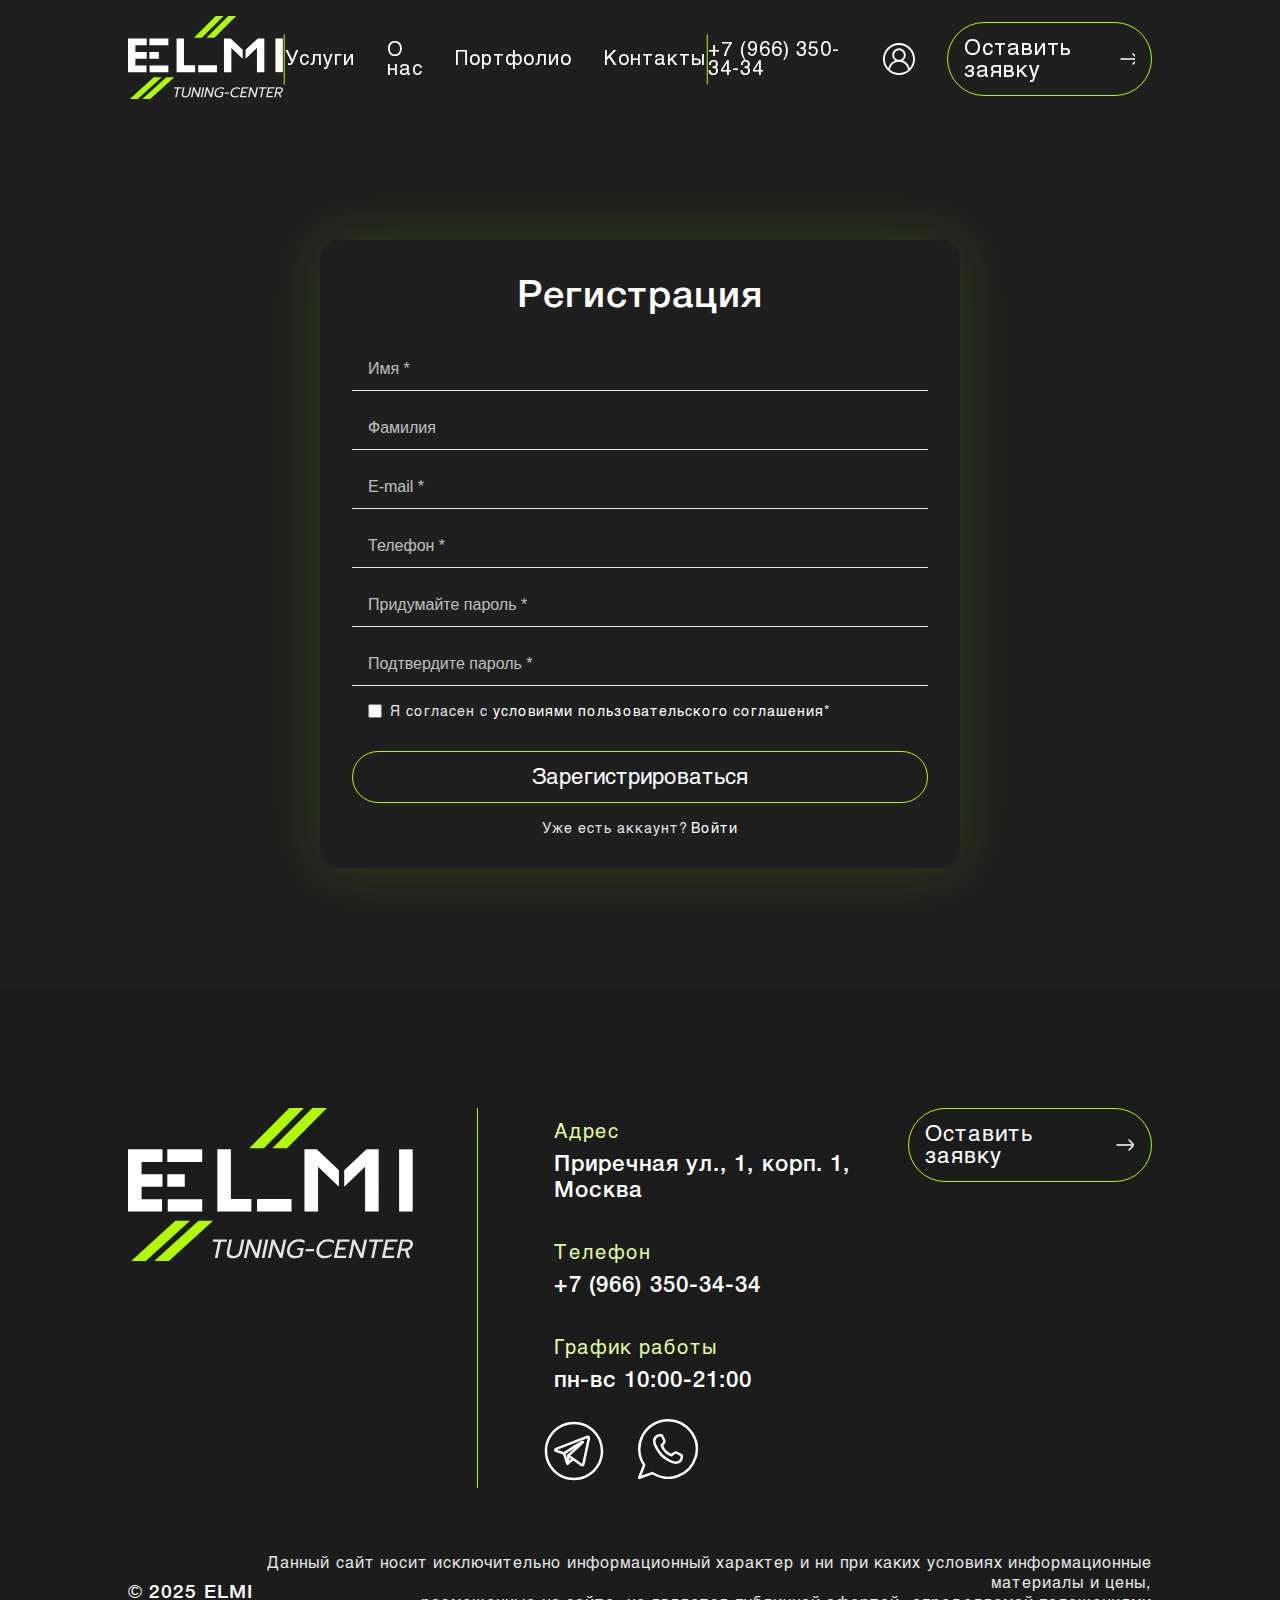
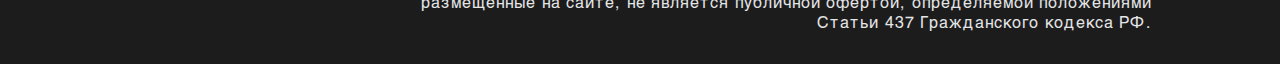
<file: reg.html>
<!DOCTYPE html>
<html lang="ru">

<head>
    <meta charset="UTF-8">
    <meta name="viewport" content="width=device-width, initial-scale=1.0">
    <title>ELMI</title>
    <link rel="shortcut icon" href="img/svg/favicon.ico">
    <link rel="stylesheet" href="styles.css">
</head>

<body>
    <div class="container">
        <header class="header">
            <div class="header-content">
                <a href="/main.html" class="logo"><img src="img/svg/logo-full.svg" alt="logo"></a>
                <img src="img/svg/Line.svg" alt="line" class="line-decoration">
                <ul class="header-menu">
                    <li><a href="/services.html">Услуги</a></li>
                    <li><a href="/about.html">О нас</a></li>
                    <li><a href="/portfolio.html">Портфолио</a></li>
                    <li><a href="/contacts.html">Контакты</a></li>
                </ul>
                <img src="img/svg/Line.svg" alt="line" class="line-decoration">

                <div class="header-contacts">
                    <a href="tel:»:+79663503434">+7 (966) 350-34-34</a>
                    <div class="personal-account">
                        <a href="/auth.html"><svg class="personal-account-icon" xmlns="http://www.w3.org/2000/svg"
                                version="1.1" xmlns:xlink="http://www.w3.org/1999/xlink" width="32" height="32" x="0"
                                y="0" viewbox="0 0 512 512" xml:space="preserve" fill="#fff">
                                <g>
                                    <path
                                        d="M437.02 74.98C388.668 26.63 324.379 0 256 0S123.332 26.629 74.98 74.98C26.63 123.332 0 187.621 0 256s26.629 132.668 74.98 181.02C123.332 485.37 187.621 512 256 512s132.668-26.629 181.02-74.98C485.37
                                 388.668 512 324.379 512 256s-26.629-132.668-74.98-181.02zM111.105 429.297c8.454-72.735 70.989-128.89 144.895-128.89 38.96 0 75.598 15.179 103.156 42.734 23.281 23.285 37.965 53.687 41.742 86.152C361.641 462.172 311.094 482 256
                                 482s-105.637-19.824-144.895-52.703zM256 269.507c-42.871 0-77.754-34.882-77.754-77.753C178.246 148.879 213.13 114 256 114s77.754 34.879 77.754 77.754c0 42.871-34.883 77.754-77.754 77.754zm170.719 134.427a175.9 175.9 0 0 
                                 0-46.352-82.004c-18.437-18.438-40.25-32.27-64.039-40.938 28.598-19.394 47.426-52.16 47.426-89.238C363.754 132.34 315.414 84 256 84s-107.754 48.34-107.754 107.754c0 37.098 18.844 69.875 47.465 89.266-21.887 7.976-42.14 
                                 20.308-59.566 36.542-25.235 23.5-42.758 53.465-50.883 86.348C50.852 364.242 30 312.512 30 256 30 131.383 131.383 30 256 30s226 101.383 226 226c0 56.523-20.86 108.266-55.281 147.934zm0 0">
                                    </path>
                                </g>
                            </svg></a>
                    </div>
                    <a href="#entry-form" class="button request-button">Оставить заявку <svg data-v-5dfe8db4=""
                            class="btn-big-arrow__icon" xmlns="http://www.w3.org/2000/svg">
                            <path data-v-5dfe8db4=""
                                d="M4 11.25C3.58579 11.25 3.25 11.5858 3.25 12C3.25 12.4142 3.58579 12.75 4 12.75L4 11.25ZM20 12.75C20.4142 12.75 20.75 12.4142 20.75 12C20.75 11.5858 20.4142 
                    11.25 20 11.25V12.75ZM16.528 6.46731C16.2338 6.17573 15.7589 6.17784 15.4673 6.47204C15.1757 6.76624 15.1778 7.24111 15.472 7.53269L16.528 6.46731ZM17.763 8.74731L17.235 9.28L17.763 
                    8.74731ZM17.763 15.2527L18.2909 15.7854L17.763 15.2527ZM15.472 16.4673C15.1778 16.7589 15.1757 17.2338 15.4673 17.528C15.7589 17.8222 16.2338 17.8243 16.528 17.5327L15.472 16.4673ZM19.9801
                     11.6867L20.7241 11.5918V11.5918L19.9801 11.6867ZM19.9801 12.3133L20.7241 12.4082V12.4082L19.9801 12.3133ZM4 12.75L20 12.75V11.25L4 11.25L4 12.75ZM15.472 7.53269L17.235 9.28L18.2909 8.21462L16.528
                      6.46731L15.472 7.53269ZM17.235 14.72L15.472 16.4673L16.528 17.5327L18.2909 15.7854L17.235 14.72ZM17.235 9.28C17.9505 9.98914 18.4413 10.4772 18.7734 10.8907C19.096 11.2924 19.2067 11.5504 19.2361
                       11.7815L20.7241 11.5918C20.6453 10.9737 20.3504 10.4588 19.9429 9.95146C19.545 9.45597 18.9814 8.89892 18.2909 8.21462L17.235 9.28ZM18.2909 15.7854C18.9814 15.1011 19.545 14.544 19.9429 14.0485C20.3504
                        13.5412 20.6453 13.0263 20.7241 12.4082L19.2361 12.2185C19.2067 12.4496 19.096 12.7076 18.7734 13.1093C18.4413 13.5228 17.9505 14.0109 17.235 14.72L18.2909 15.7854ZM19.2361 11.7815C19.2546 11.9266 19.2546
                         12.0734 19.2361 12.2185L20.7241 12.4082C20.7586 12.1371 20.7586 11.8629 20.7241 11.5918L19.2361 11.7815Z">
                            </path>
                        </svg>
                    </a>
                </div>
            </div>
        </header>


        <div class="reg-container">
            <form class="reg-form" action="#" method="post">
                <div class="reg-title">
                    <h3>Регистрация</h3>
                </div>
                <div class="reg-content">
                    <div class="reg-input">
                        <input class="input" type="text" id="reg-name" name="reg_name" placeholder="Имя *" required>
                        <input class="input" type="text" id="reg-lastname" name="reg_lastname" placeholder="Фамилия">
                        <input class="input" type="email" id="reg-email" name="reg_email" placeholder="E-mail *"
                            required>
                        <input class="input" type="tel" id="phone" inputmode="tel" name="phone" placeholder="Телефон *"
                            required>
                        <input class="input" type="password" id="reg-pass" name="reg_pass"
                            placeholder="Придумайте пароль *" required>
                        <input class="input" type="password" id="repeat-reg-pass" name="repeat_reg_pass"
                            placeholder="Подтвердите пароль *" required>
                        <div class="reg-agreement">
                            <input type="checkbox" id="agreement" name="agreement">
                            <label for="agreement" style="margin-bottom:0;">Я согласен с 
                                <a href="#" class="reg-link"> условиями пользовательского соглашения </a>*</label>
                        </div>
                    </div>

                    <div class="auth-button-reg-link">
                        <button type="submit" name="form_auth_submit">Зарегистрироваться</button>
                        <div class="auth-reg-link">
                            <p>Уже есть аккаунт?</p>
                            <a href="/auth.html" class="auth-link">Войти</a>
                        </div>
                    </div>

                </div>
            </form>
        </div>


        <footer class="footer">
            <div class="footer-content">
                <div class="footer-logo-contacts">
                    <a href="/main.html" class="logo"><img src="img/svg/logo-full.svg" alt=""></a>
                    <div class="footer-contacts">
                        <div class="contacts-left-text">
                            <p>Адрес</p>
                            <h5><a
                                    href="https://yandex.ru/maps/213/moscow/house/prirechnaya_ulitsa_1k1/Z04YdQFpTEYHQFtvfXp1cHxqYw==/">Приречная ул., 1,
                                    корп. 1, Москва</a></h5>
                        </div>
                        <div class="contacts-left-text">
                            <p>Телефон</p>

                            <h5><a href="tel:»:+79663503434">+7 (966) 350-34-34</a></h5>

                        </div>
                        <div class="contacts-left-text">
                            <p>График работы</p>
                            <h5>пн-вс 10:00-21:00</h5>
                        </div>
                        <div class="contact-left-messengers">
                            <a href="https://t.me/+79663503434"><svg xmlns="http://www.w3.org/2000/svg" class="tg"
                                    version="1.1" xmlns:xlink="http://www.w3.org/1999/xlink" width="64" height="64"
                                    x="0" y="0" viewbox="0 0 64 64" style="enable-background:new 0 0 512 512"
                                    xml:space="preserve" fill-rule="evenodd" fill="#ffffff">

                                    <g>
                                        <path
                                            d="M33.131 28.68c-3.818 3.513-7.544 6.84-7.544 6.84a1.25 1.25 0 1 0 1.665 1.864s9.762-8.714 13.93-12.882c.637-.636.828-1.122.862-1.325a1.242 1.242 0 0 0-.353-1.14 1.294 1.294 0 0 0-.905-.398c-.212-.01-.684.073-1.319.372-3.633 1.71-18.08 11.334-18.08 11.334a1.25 1.25 0 1 0 1.386 2.08s5.378-3.586 10.358-6.745z"
                                            opacity="1" data-original="#000000" class=""></path>
                                        <path
                                            d="M32 2.75C15.856 2.75 2.75 15.856 2.75 32S15.856 61.25 32 61.25 61.25 48.144 61.25 32 48.144 2.75 32 2.75zm0 2.5c14.764 0 26.75 11.986 26.75 26.75S46.764 58.75 32 58.75 5.25 46.764 5.25 32 17.236 5.25 32 5.25z"
                                            opacity="1" data-original="#000000" class=""></path>
                                        <path
                                            d="m21.076 35.375 2.675 8.702c.01.032.021.064.033.094.285.715.57 1.13.775 1.327.37.356.749.438 1.063.43.442-.013 1.154-.277 1.436-1.325.02-.077.034-.155.04-.234l.404-5.57 10.567 7.773c1.086.824 2.062.999 2.801.773.763-.233 1.502-.932 1.851-2.42.002-.008.005-.017.006-.026l5.216-24.577c.31-1.309.136-2.287-.29-2.858-.493-.665-1.426-1.117-3.013-.688a1 1 0 0 0-.126.041L13.878 28.7c-.047.018-.093.04-.139.063-1.451.78-1.774 1.67-1.779 2.248-.005.777.54 1.529 1.465 1.9.028.011.055.022.084.03zm24.516-16.242c-.012.178-.036.42-.085.623l-.008.033-5.214 24.574a3.26 3.26 0 0 1-.19.518 3.37 3.37 0 0 1-.518-.305l-.019-.013-12.399-9.119a1.251 1.251 0 0 0-1.987.917l-.225 3.096-1.673-5.44a1.251 1.251 0 0 0-.812-.822l-7.247-2.332 30.132-11.687a2.55 2.55 0 0 1 .245-.043z"
                                            opacity="1" data-original="#000000" class=""></path>
                                        <path
                                            d="m26.442 45.617 5.435-4.694a1.25 1.25 0 0 0-1.634-1.893l-5.434 4.694a1.25 1.25 0 1 0 1.633 1.893z"
                                            opacity="1" data-original="#000000" class=""></path>
                                    </g>

                                </svg></a>
                            <a
                                href="https://wa.me/79663503434?text=%D0%9E%D0%B1%D1%80%D0%B0%D1%89%D0%B5%D0%BD%D0%B8%D0%B5+%D0%B8%D0%B7+%D0%AF%D0%BD%D0%B4%D0%B5%D0%BA%D1%81+%D0%9A%D0%B0%D1%80%D1%82%0A%D0%97%D0%B4%D1%80%D0%B0%D0%B2%D1%81%D1%82%D0%B2%D1%83%D0%B9%D1%82%D0%B5!+%D0%9C%D0%B5%D0%BD%D1%8F+%D0%B7%D0%B0%D0%B8%D0%BD%D1%82%D0%B5%D1%80%D0%B5%D1%81%D0%BE%D0%B2%D0%B0%D0%BB%D0%BE+%D0%B2%D0%B0%D1%88%D0%B5+%D0%BF%D1%80%D0%B5%D0%B4%D0%BB%D0%BE%D0%B6%D0%B5%D0%BD%D0%B8%D0%B5">
                                <svg xmlns="http://www.w3.org/2000/svg" class="wa" version="1.1"
                                    xmlns:xlink="http://www.w3.org/1999/xlink" width="60" height="60" x="0" y="0"
                                    viewbox="0 0 24 24" fill="none" stroke="#ffffff"
                                    style="enable-background:new 0 0 512 512" xml:space="preserve">
                                    <g>
                                        <g stroke-linecap="round" stroke-linejoin="round">
                                            <path
                                                d="M12 .5a11.5 11.5 0 0 0-9.54 17.92L.5 23.5l5.23-1.87A11.5 11.5 0 1 0 12 .5z"
                                                fill="" opacity="1"></path>
                                            <path
                                                d="M9.5 14.5c1.3 1.3 4.17 3 5.5 3a2.53 2.53 0 0 0 2.5-2v-1s-1.23-.6-2-1-2 1-2 1A6.52 6.52 0 0 1 11 13a6.52 6.52 0 0 1-1.5-2.5s1.4-1.23 1-2-1-2-1-2h-1a2.53 2.53 0 0 0-2 2.5c0 1.33 1.7 4.2 3 5.5z"
                                                fill="" opacity="1"></path>
                                        </g>
                                    </g>

                                </svg> </a>
                        </div>
                    </div>
                </div>
                <a href="#entry-form" class="button request-button">Оставить заявку <svg data-v-5dfe8db4=""
                        class="btn-big-arrow__icon" xmlns="http://www.w3.org/2000/svg">
                        <path data-v-5dfe8db4=""
                            d="M4 11.25C3.58579 11.25 3.25 11.5858 3.25 12C3.25 12.4142 3.58579 12.75 4 12.75L4 11.25ZM20 12.75C20.4142 12.75 20.75 12.4142 20.75 12C20.75 11.5858 20.4142 
                    11.25 20 11.25V12.75ZM16.528 6.46731C16.2338 6.17573 15.7589 6.17784 15.4673 6.47204C15.1757 6.76624 15.1778 7.24111 15.472 7.53269L16.528 6.46731ZM17.763 8.74731L17.235 9.28L17.763 
                    8.74731ZM17.763 15.2527L18.2909 15.7854L17.763 15.2527ZM15.472 16.4673C15.1778 16.7589 15.1757 17.2338 15.4673 17.528C15.7589 17.8222 16.2338 17.8243 16.528 17.5327L15.472 16.4673ZM19.9801
                     11.6867L20.7241 11.5918V11.5918L19.9801 11.6867ZM19.9801 12.3133L20.7241 12.4082V12.4082L19.9801 12.3133ZM4 12.75L20 12.75V11.25L4 11.25L4 12.75ZM15.472 7.53269L17.235 9.28L18.2909 8.21462L16.528
                      6.46731L15.472 7.53269ZM17.235 14.72L15.472 16.4673L16.528 17.5327L18.2909 15.7854L17.235 14.72ZM17.235 9.28C17.9505 9.98914 18.4413 10.4772 18.7734 10.8907C19.096 11.2924 19.2067 11.5504 19.2361
                       11.7815L20.7241 11.5918C20.6453 10.9737 20.3504 10.4588 19.9429 9.95146C19.545 9.45597 18.9814 8.89892 18.2909 8.21462L17.235 9.28ZM18.2909 15.7854C18.9814 15.1011 19.545 14.544 19.9429 14.0485C20.3504
                        13.5412 20.6453 13.0263 20.7241 12.4082L19.2361 12.2185C19.2067 12.4496 19.096 12.7076 18.7734 13.1093C18.4413 13.5228 17.9505 14.0109 17.235 14.72L18.2909 15.7854ZM19.2361 11.7815C19.2546 11.9266 19.2546
                         12.0734 19.2361 12.2185L20.7241 12.4082C20.7586 12.1371 20.7586 11.8629 20.7241 11.5918L19.2361 11.7815Z">
                        </path>
                    </svg>
                </a>
            </div>

            <div class="footer-additional-text">
                <h6>© 2025 ELMI</h6>
                <p>Данный сайт носит исключительно информационный характер и ни при каких условиях информационные
                    материалы и цены, <br> размещенные на сайте, не является публичной офертой, определяемой положениями
                    Статьи 437 Гражданского кодекса РФ.</p>
            </div>
        </footer>

    </div>
    <script src="script.js"></script>
    <script src="https://code.jquery.com/jquery-3.6.0.min.js" defer></script>
</body>

</html>
</file>
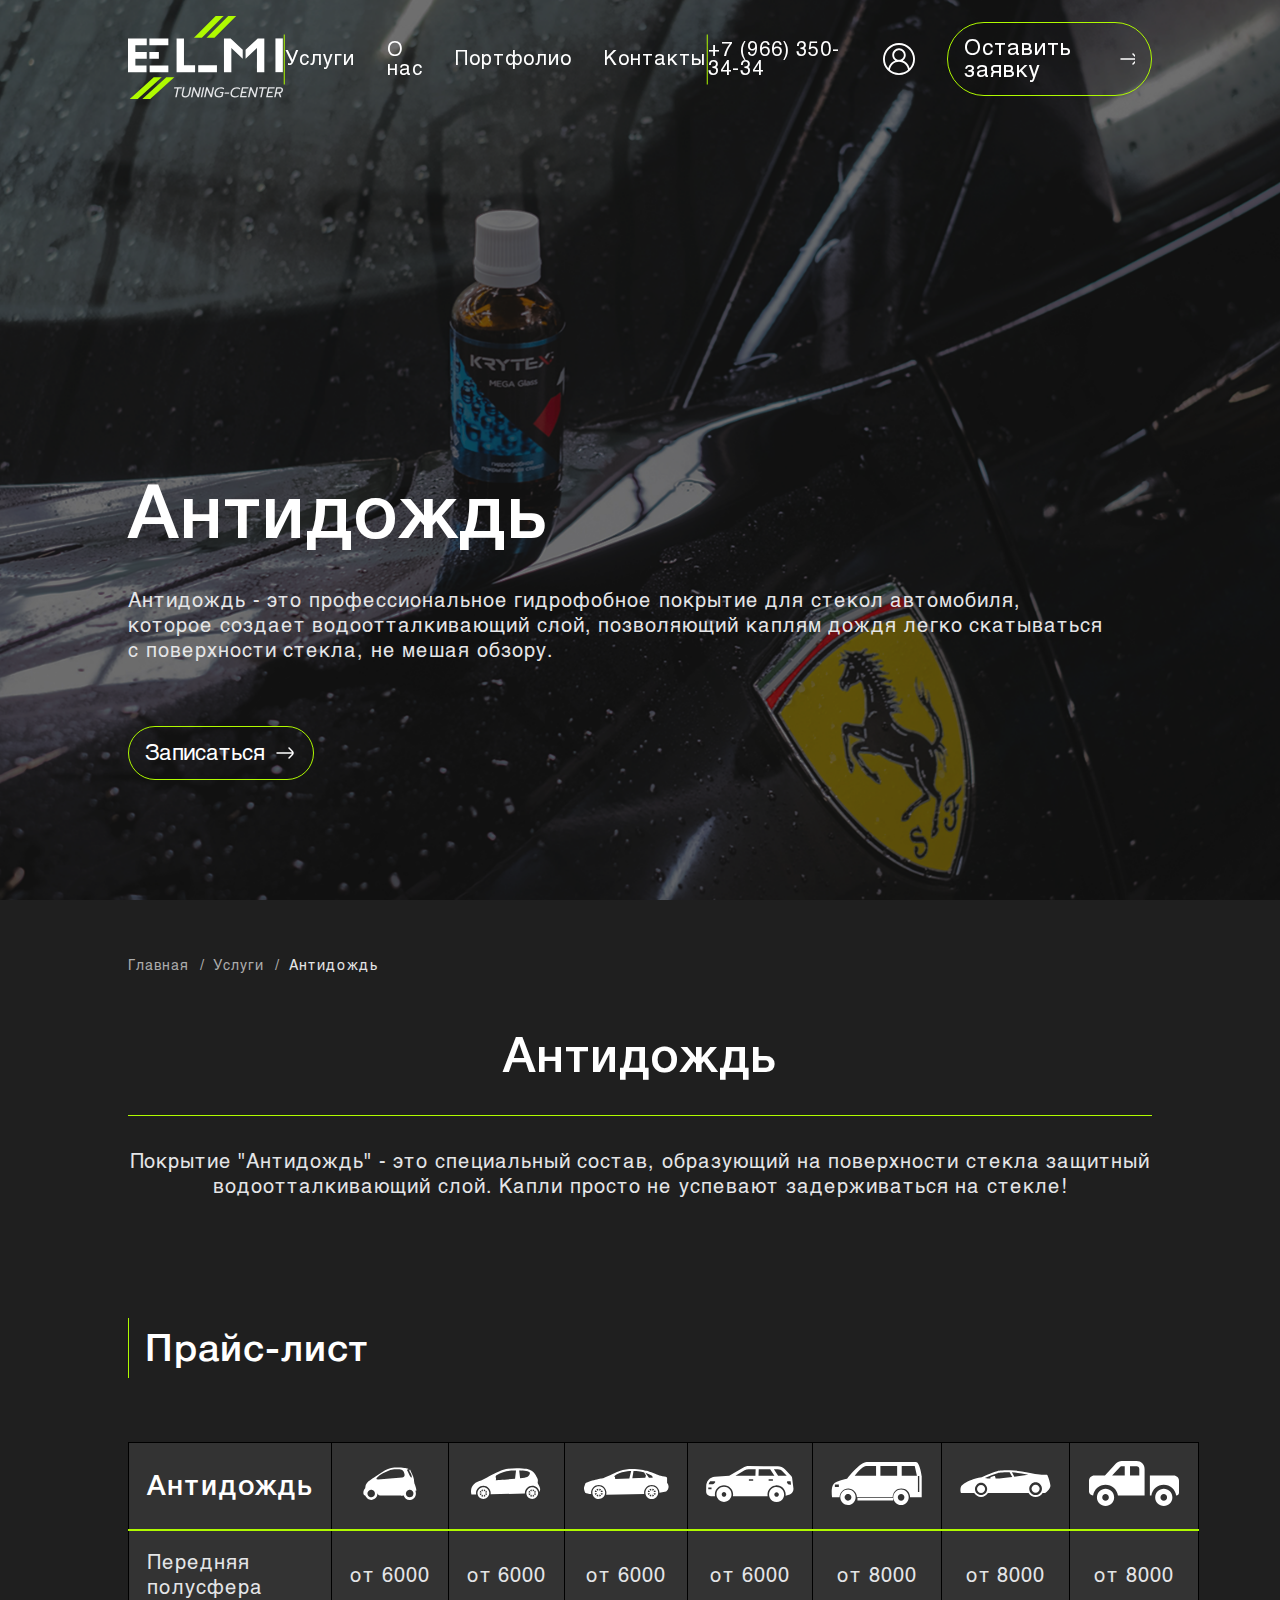
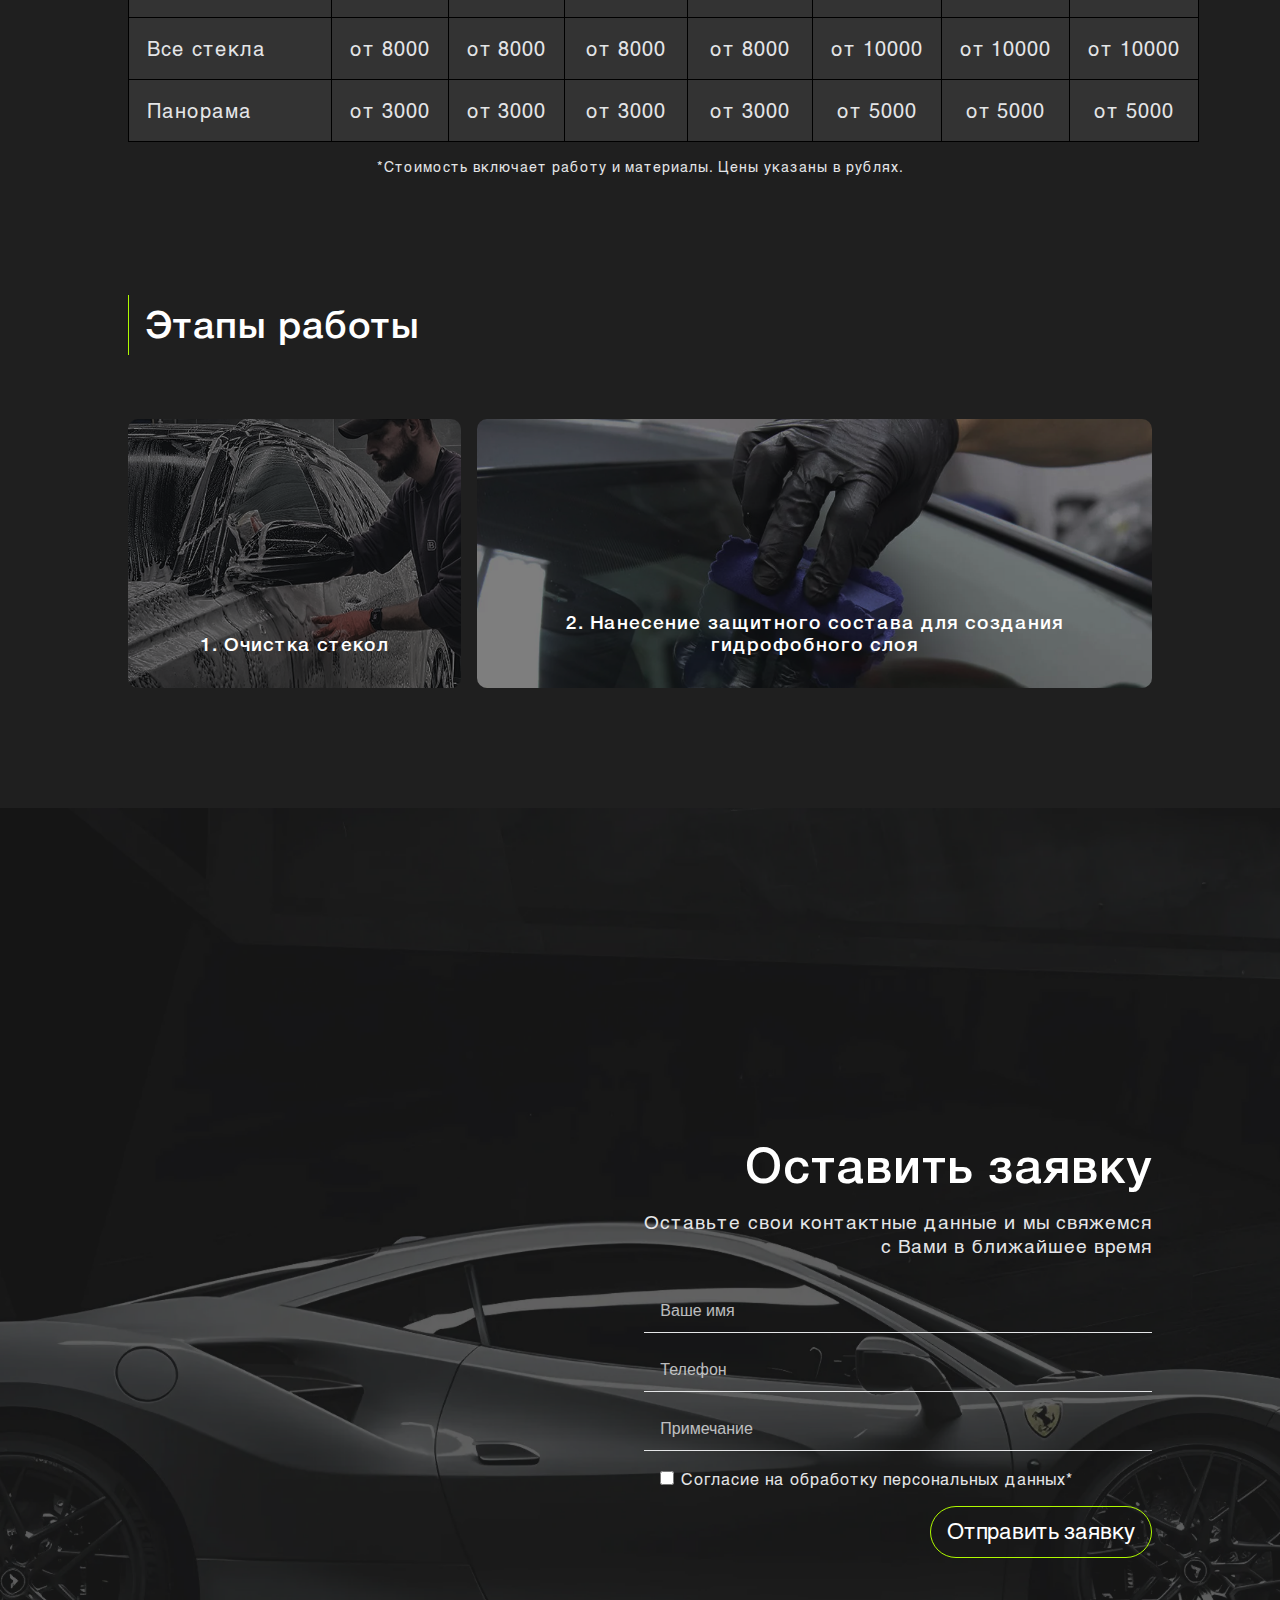
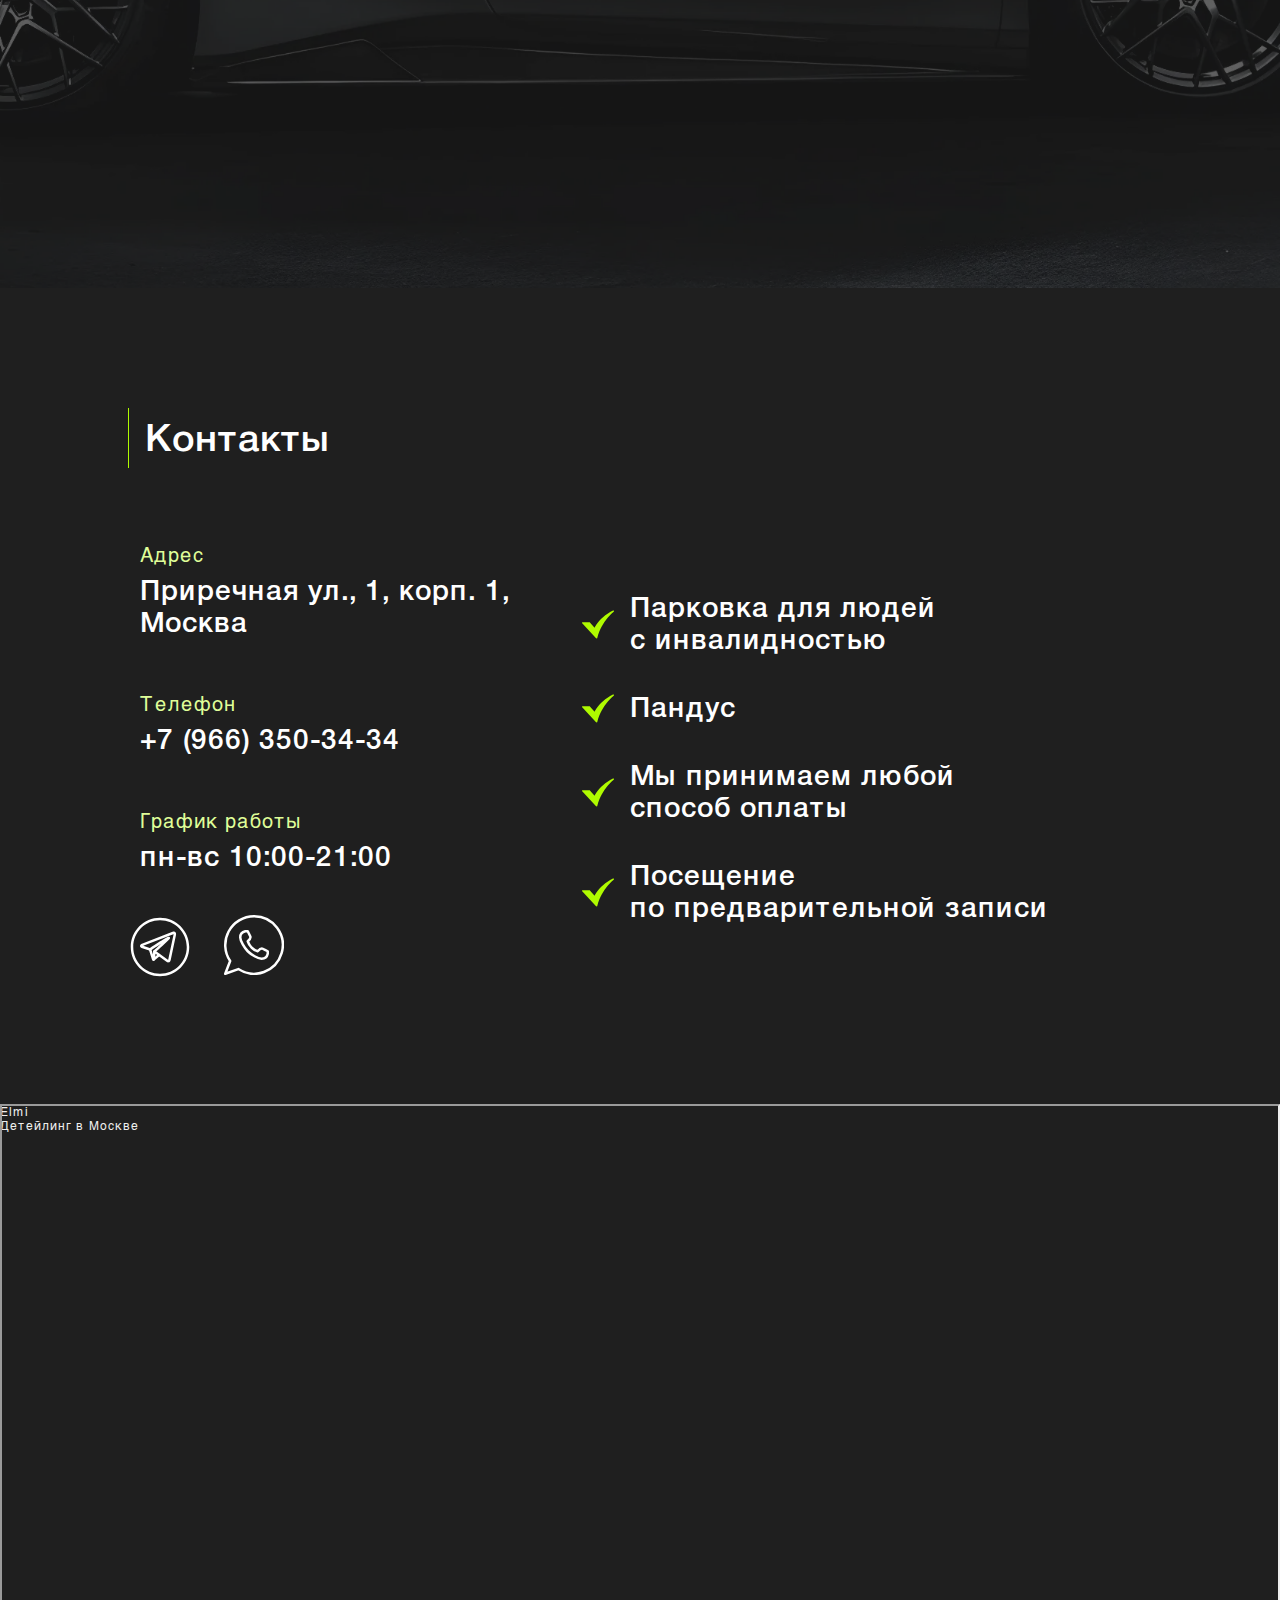
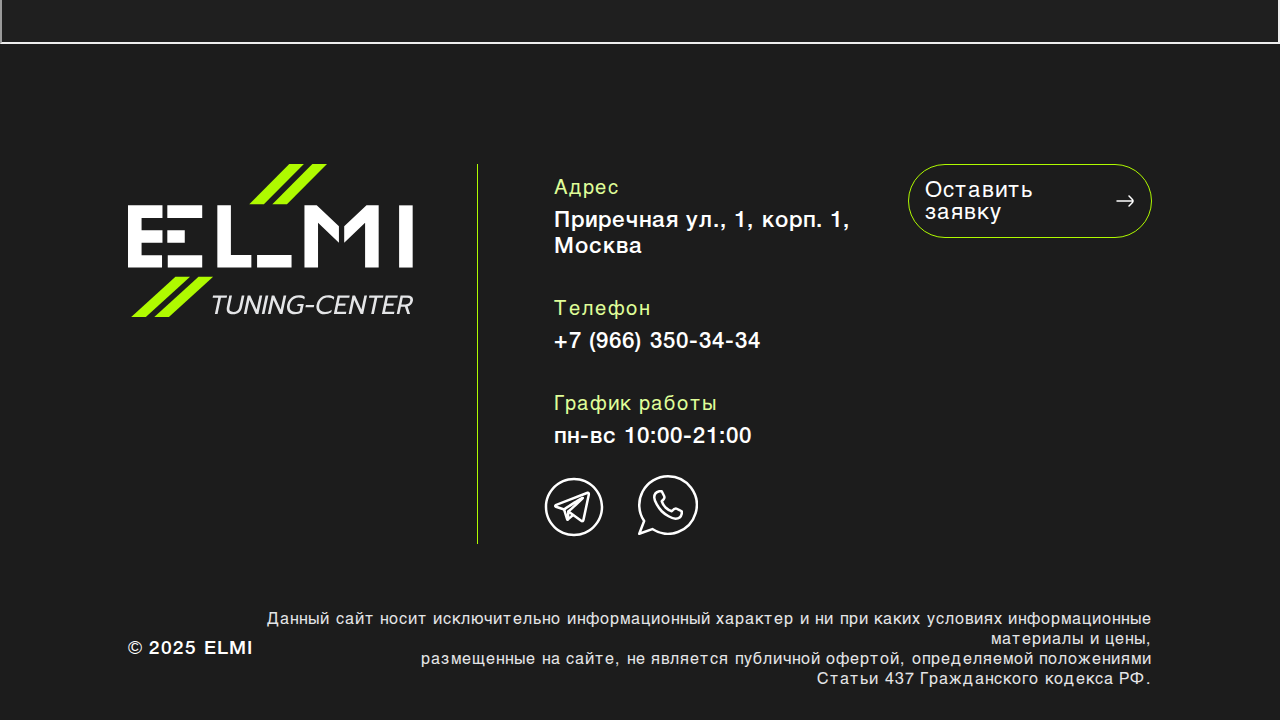
<file: services-antirain.html>
<!DOCTYPE html>
<html lang="ru">

<head>
    <meta charset="UTF-8">
    <meta name="viewport" content="width=device-width, initial-scale=1.0">
    <title>ELMI</title>
    <link rel="shortcut icon" href="img/svg/favicon.ico">
    <link rel="stylesheet" href="styles.css">
</head>

<body>
    <div class="container">
        <header class="header">
            <div class="header-content">
                <a href="/main.html" class="logo"><img src="img/svg/logo-full.svg" alt="logo"></a>
                <img src="img/svg/Line.svg" alt="line" class="line-decoration">
                <ul class="header-menu">
                    <li><a href="/services.html">Услуги</a></li>
                    <li><a href="/about.html">О нас</a></li>
                    <li><a href="/portfolio.html">Портфолио</a></li>
                    <li><a href="/contacts.html">Контакты</a></li>
                </ul>
                <img src="img/svg/Line.svg" alt="line" class="line-decoration">

                <div class="header-contacts">
                    <a href="tel:»:+79663503434">+7 (966) 350-34-34</a>
                    <div class="personal-account">
                             <a href="/auth.html"><svg class="personal-account-icon" xmlns="http://www.w3.org/2000/svg"
                                    version="1.1" xmlns:xlink="http://www.w3.org/1999/xlink" width="32" height="32"
                                    x="0" y="0" viewbox="0 0 512 512" xml:space="preserve" fill="#fff">
                                    <g>
                                        <path
                                            d="M437.02 74.98C388.668 26.63 324.379 0 256 0S123.332 26.629 74.98 74.98C26.63 123.332 0 187.621 0 256s26.629 132.668 74.98 181.02C123.332 485.37 187.621 512 256 512s132.668-26.629 181.02-74.98C485.37
                                 388.668 512 324.379 512 256s-26.629-132.668-74.98-181.02zM111.105 429.297c8.454-72.735 70.989-128.89 144.895-128.89 38.96 0 75.598 15.179 103.156 42.734 23.281 23.285 37.965 53.687 41.742 86.152C361.641 462.172 311.094 482 256
                                 482s-105.637-19.824-144.895-52.703zM256 269.507c-42.871 0-77.754-34.882-77.754-77.753C178.246 148.879 213.13 114 256 114s77.754 34.879 77.754 77.754c0 42.871-34.883 77.754-77.754 77.754zm170.719 134.427a175.9 175.9 0 0 
                                 0-46.352-82.004c-18.437-18.438-40.25-32.27-64.039-40.938 28.598-19.394 47.426-52.16 47.426-89.238C363.754 132.34 315.414 84 256 84s-107.754 48.34-107.754 107.754c0 37.098 18.844 69.875 47.465 89.266-21.887 7.976-42.14 
                                 20.308-59.566 36.542-25.235 23.5-42.758 53.465-50.883 86.348C50.852 364.242 30 312.512 30 256 30 131.383 131.383 30 256 30s226 101.383 226 226c0 56.523-20.86 108.266-55.281 147.934zm0 0">
                                        </path>
                                    </g>
                                </svg></a>
                        </div>
                    <a href="#entry-form" class="button request-button">Оставить заявку <svg data-v-5dfe8db4="" class="btn-big-arrow__icon"
                            xmlns="http://www.w3.org/2000/svg">
                            <path data-v-5dfe8db4=""
                                d="M4 11.25C3.58579 11.25 3.25 11.5858 3.25 12C3.25 12.4142 3.58579 12.75 4 12.75L4 11.25ZM20 12.75C20.4142 12.75 20.75 12.4142 20.75 12C20.75 11.5858 20.4142 
                    11.25 20 11.25V12.75ZM16.528 6.46731C16.2338 6.17573 15.7589 6.17784 15.4673 6.47204C15.1757 6.76624 15.1778 7.24111 15.472 7.53269L16.528 6.46731ZM17.763 8.74731L17.235 9.28L17.763 
                    8.74731ZM17.763 15.2527L18.2909 15.7854L17.763 15.2527ZM15.472 16.4673C15.1778 16.7589 15.1757 17.2338 15.4673 17.528C15.7589 17.8222 16.2338 17.8243 16.528 17.5327L15.472 16.4673ZM19.9801
                     11.6867L20.7241 11.5918V11.5918L19.9801 11.6867ZM19.9801 12.3133L20.7241 12.4082V12.4082L19.9801 12.3133ZM4 12.75L20 12.75V11.25L4 11.25L4 12.75ZM15.472 7.53269L17.235 9.28L18.2909 8.21462L16.528
                      6.46731L15.472 7.53269ZM17.235 14.72L15.472 16.4673L16.528 17.5327L18.2909 15.7854L17.235 14.72ZM17.235 9.28C17.9505 9.98914 18.4413 10.4772 18.7734 10.8907C19.096 11.2924 19.2067 11.5504 19.2361
                       11.7815L20.7241 11.5918C20.6453 10.9737 20.3504 10.4588 19.9429 9.95146C19.545 9.45597 18.9814 8.89892 18.2909 8.21462L17.235 9.28ZM18.2909 15.7854C18.9814 15.1011 19.545 14.544 19.9429 14.0485C20.3504
                        13.5412 20.6453 13.0263 20.7241 12.4082L19.2361 12.2185C19.2067 12.4496 19.096 12.7076 18.7734 13.1093C18.4413 13.5228 17.9505 14.0109 17.235 14.72L18.2909 15.7854ZM19.2361 11.7815C19.2546 11.9266 19.2546
                         12.0734 19.2361 12.2185L20.7241 12.4082C20.7586 12.1371 20.7586 11.8629 20.7241 11.5918L19.2361 11.7815Z">
                             </path>
                        </svg>
                    </a>
                </div>
            </div>
        </header>


        <div class="main-screen" style="background-image: url(img/webp/screensaver-antirain.png)">
            <div class="content">
                <div class="content-text">
                    <h1>Антидождь</h1>
                    <p>Антидождь - это профессиональное гидрофобное покрытие для стекол автомобиля, которое создает
                        водоотталкивающий слой, позволяющий каплям дождя легко скатываться с поверхности стекла,
                        не мешая обзору.</p>
                </div>
                <div class="content-button">
                    <button class="request-button">Записаться<svg data-v-5dfe8db4="" class="btn-big-arrow__icon"
                            xmlns="http://www.w3.org/2000/svg">
                            <path data-v-5dfe8db4=""
                                d="M4 11.25C3.58579 11.25 3.25 11.5858 3.25 12C3.25 12.4142 3.58579 12.75 4 12.75L4 11.25ZM20 12.75C20.4142 12.75 20.75 12.4142 20.75 12C20.75 11.5858 20.4142 
                    11.25 20 11.25V12.75ZM16.528 6.46731C16.2338 6.17573 15.7589 6.17784 15.4673 6.47204C15.1757 6.76624 15.1778 7.24111 15.472 7.53269L16.528 6.46731ZM17.763 8.74731L17.235 9.28L17.763 
                    8.74731ZM17.763 15.2527L18.2909 15.7854L17.763 15.2527ZM15.472 16.4673C15.1778 16.7589 15.1757 17.2338 15.4673 17.528C15.7589 17.8222 16.2338 17.8243 16.528 17.5327L15.472 16.4673ZM19.9801
                     11.6867L20.7241 11.5918V11.5918L19.9801 11.6867ZM19.9801 12.3133L20.7241 12.4082V12.4082L19.9801 12.3133ZM4 12.75L20 12.75V11.25L4 11.25L4 12.75ZM15.472 7.53269L17.235 9.28L18.2909 8.21462L16.528
                      6.46731L15.472 7.53269ZM17.235 14.72L15.472 16.4673L16.528 17.5327L18.2909 15.7854L17.235 14.72ZM17.235 9.28C17.9505 9.98914 18.4413 10.4772 18.7734 10.8907C19.096 11.2924 19.2067 11.5504 19.2361
                       11.7815L20.7241 11.5918C20.6453 10.9737 20.3504 10.4588 19.9429 9.95146C19.545 9.45597 18.9814 8.89892 18.2909 8.21462L17.235 9.28ZM18.2909 15.7854C18.9814 15.1011 19.545 14.544 19.9429 14.0485C20.3504
                        13.5412 20.6453 13.0263 20.7241 12.4082L19.2361 12.2185C19.2067 12.4496 19.096 12.7076 18.7734 13.1093C18.4413 13.5228 17.9505 14.0109 17.235 14.72L18.2909 15.7854ZM19.2361 11.7815C19.2546 11.9266 19.2546
                         12.0734 19.2361 12.2185L20.7241 12.4082C20.7586 12.1371 20.7586 11.8629 20.7241 11.5918L19.2361 11.7815Z">
                             </path>
                        </svg>
                    </button>
                </div>
            </div>
        </div>


        <ul class="breadcrumb">
            <li><a href="/main.html">Главная</a></li>
            <li><a href="/services.html">Услуги</a></li>
            <li>Антидождь</li>
        </ul>


        <div class="block-about">
            <div class="block-about-text-cleaning">
                <h2>Антидождь</h2>
            </div>
            <div class="block-about-statistic-cleaning">
                <p>Покрытие "Антидождь" - это специальный состав, образующий на поверхности стекла защитный
                    водоотталкивающий слой. Капли просто не успевают задерживаться на стекле!</p>
            </div>
        </div>

        <div class="table-wrap">
            <div class="heading">
                <h3>Прайс-лист</h3>
            </div>
            <div class="table">
                <table>
                    <thead class="thead-border-botom">
                        <tr>
                            <th class="h4">Антидождь</th>
                            <th><img src="img/svg/car-1.svg" alt=""></th>
                            <th><img src="img/svg/car-2.svg" alt=""></th>
                            <th><img src="img/svg/car-3.svg" alt=""></th>
                            <th><img src="img/svg/car-4.svg" alt=""></th>
                            <th><img src="img/svg/car-5.svg" alt=""></th>
                            <th><img src="img/svg/car-6.svg" alt=""></th>
                            <th><img src="img/svg/car-7.svg" alt=""></th>
                        </tr>
                    </thead>
                    <tbody>
                        <tr>
                            <td>
                                <p>Передняя полусфера</p>
                            </td>
                            <td>от 6000</td>
                            <td>от 6000</td>
                            <td>от 6000</td>
                            <td>от 6000</td>
                            <td>от 8000</td>
                            <td>от 8000</td>
                            <td>от 8000</td>
                        </tr>
                        <tr>
                            <td>
                                <p>Все стекла</p>
                            </td>
                            <td>от 8000</td>
                            <td>от 8000</td>
                            <td>от 8000</td>
                            <td>от 8000</td>
                            <td>от 10000</td>
                            <td>от 10000</td>
                            <td>от 10000</td>
                        </tr>

                        <tr>
                            <td>
                                <p>Панорама</p>
                            </td>
                            <td>от 3000</td>
                            <td>от 3000</td>
                            <td>от 3000</td>
                            <td>от 3000</td>
                            <td>от 5000</td>
                            <td>от 5000</td>
                            <td>от 5000</td>
                        </tr>

                    </tbody>
                </table>
                <div class="text-about-price">
                    <p>*Стоимость включает работу и материалы. Цены указаны в рублях.</p>
                </div>
            </div>
        </div>


        <div class="block-cleaning-step">
            <div class="heading">
                <h3>Этапы работы</h3>
            </div>

            <div class="cleaning-step-img">
                <div class="card-step-top">
                    <div class="card-step">
                        <img src="img/webp/antirain-step01.png" alt="">
                        <div class="card-caption">
                            <h6>1. Очистка стекол</h6>
                        </div>
                    </div>
                    <div class="card-step">
                        <img src="img/webp/antirain-step02.png" alt="">
                        <div class="card-caption">
                            <h6>2. Нанесение защитного состава для создания гидрофобного слоя</h6>
                        </div>
                    </div>
                </div>
            </div>
        </div>


         <div class="block-form" id="entry-form">
            <form class="form">
                <div class="form-text">
                    <h2 class="form-title">Оставить заявку</h2>
                    <p class="form-info">Оставьте свои контактные данные и мы свяжемся <br> с Вами в ближайшее время</p>
                </div>
                <div class="form-inner">
                    <div class="form-inputs">
                        <input type="text" name="name" class="input" placeholder="Ваше имя">
                        <input type="text" id="phone" inputmode="tel" class="input" name="phone" placeholder="Телефон">
                        <input type="text" id="message" class="input" name="message" placeholder="Примечание">
                    </div>
                    <div class="policy-checkbox-text">
                        <input type="checkbox" id="policy" class="checkbox" name="policy">
                        <label for="policy" class="policy-text">Согласие на обработку персональных данных*</label>
                    </div>
                    <button type="submit">Отправить заявку</button>
                </div>
            </form>
        </div>

        <div class="block-contacts">
            <div class="heading">
                <h3>Контакты</h3>
            </div>
            <div class="block-contacts-content">
                <div class="contacts-left">
                    <div class="contacts-left-text">
                        <p>Адрес</p>
                        <h4><a
                                href="https://yandex.ru/maps/213/moscow/house/prirechnaya_ulitsa_1k1/Z04YdQFpTEYHQFtvfXp1cHxqYw==/">Приречная ул., 1,
                                корп. 1, Москва</a></h4>
                    </div>
                    <div class="contacts-left-text">
                        <p>Телефон</p>

                        <h4><a href="tel:»:+79663503434">+7 (966) 350-34-34</a></h4>

                    </div>
                    <div class="contacts-left-text">
                        <p>График работы</p>
                        <h4>пн-вс 10:00-21:00</h4>
                    </div>
                    <div class="contact-left-messengers">
                        <a href="https://t.me/+79663503434"><svg xmlns="http://www.w3.org/2000/svg" class="tg"
                                version="1.1" xmlns:xlink="http://www.w3.org/1999/xlink" width="64" height="64" x="0"
                                y="0" viewbox="0 0 64 64 " style="enable-background:new 0 0 512 512"
                                xml:space="preserve" fill-rule="evenodd" fill="#fff">
                                <g>
                                    <path
                                        d="M33.131 28.68c-3.818 3.513-7.544 6.84-7.544 6.84a1.25 1.25 0 1 0 1.665 1.864s9.762-8.714 13.93-12.882c.637-.636.828-1.122.862-1.325a1.242 1.242 0 0 0-.353-1.14 1.294 1.294 0 0 0-.905-.398c-.212-.01-.684.073-1.319.372-3.633 1.71-18.08 11.334-18.08 11.334a1.25 1.25 0 1 0 1.386 2.08s5.378-3.586 10.358-6.745z"
                                        opacity="1" data-original="#000000" class=""></path>
                                    <path
                                        d="M32 2.75C15.856 2.75 2.75 15.856 2.75 32S15.856 61.25 32 61.25 61.25 48.144 61.25 32 48.144 2.75 32 2.75zm0 2.5c14.764 0 26.75 11.986 26.75 26.75S46.764 58.75 32 58.75 5.25 46.764 5.25 32 17.236 5.25 32 5.25z"
                                        opacity="1" data-original="#000000" class=""></path>
                                    <path
                                        d="m21.076 35.375 2.675 8.702c.01.032.021.064.033.094.285.715.57 1.13.775 1.327.37.356.749.438 1.063.43.442-.013 1.154-.277 1.436-1.325.02-.077.034-.155.04-.234l.404-5.57 10.567 7.773c1.086.824 2.062.999 2.801.773.763-.233 1.502-.932 1.851-2.42.002-.008.005-.017.006-.026l5.216-24.577c.31-1.309.136-2.287-.29-2.858-.493-.665-1.426-1.117-3.013-.688a1 1 0 0 0-.126.041L13.878 28.7c-.047.018-.093.04-.139.063-1.451.78-1.774 1.67-1.779 2.248-.005.777.54 1.529 1.465 1.9.028.011.055.022.084.03zm24.516-16.242c-.012.178-.036.42-.085.623l-.008.033-5.214 24.574a3.26 3.26 0 0 1-.19.518 3.37 3.37 0 0 1-.518-.305l-.019-.013-12.399-9.119a1.251 1.251 0 0 0-1.987.917l-.225 3.096-1.673-5.44a1.251 1.251 0 0 0-.812-.822l-7.247-2.332 30.132-11.687a2.55 2.55 0 0 1 .245-.043z"
                                        opacity="1" data-original="#000000" class=""></path>
                                    <path
                                        d="m26.442 45.617 5.435-4.694a1.25 1.25 0 0 0-1.634-1.893l-5.434 4.694a1.25 1.25 0 1 0 1.633 1.893z"
                                        opacity="1" data-original="#000000" class=""></path>
                                </g>
                            </svg></a>
                        <a
                            href="https://wa.me/79663503434?text=%D0%9E%D0%B1%D1%80%D0%B0%D1%89%D0%B5%D0%BD%D0%B8%D0%B5+%D0%B8%D0%B7+%D0%AF%D0%BD%D0%B4%D0%B5%D0%BA%D1%81+%D0%9A%D0%B0%D1%80%D1%82%0A%D0%97%D0%B4%D1%80%D0%B0%D0%B2%D1%81%D1%82%D0%B2%D1%83%D0%B9%D1%82%D0%B5!+%D0%9C%D0%B5%D0%BD%D1%8F+%D0%B7%D0%B0%D0%B8%D0%BD%D1%82%D0%B5%D1%80%D0%B5%D1%81%D0%BE%D0%B2%D0%B0%D0%BB%D0%BE+%D0%B2%D0%B0%D1%88%D0%B5+%D0%BF%D1%80%D0%B5%D0%B4%D0%BB%D0%BE%D0%B6%D0%B5%D0%BD%D0%B8%D0%B5">

                            <svg xmlns="http://www.w3.org/2000/svg" class="wa" version="1.1"
                                xmlns:xlink="http://www.w3.org/1999/xlink" width="60" height="60" x="0" y="0"
                                viewbox="0 0 24 24" style="enable-background:new 0 0 512 512" xml:space="preserve"
                                fill="none" stroke="#ffffff">
                                <g>
                                    <g stroke-linecap="round" stroke-linejoin="round">
                                        <path
                                            d="M12 .5a11.5 11.5 0 0 0-9.54 17.92L.5 23.5l5.23-1.87A11.5 11.5 0 1 0 12 .5z"
                                            fill="" opacity="1"></path>
                                        <path
                                            d="M9.5 14.5c1.3 1.3 4.17 3 5.5 3a2.53 2.53 0 0 0 2.5-2v-1s-1.23-.6-2-1-2 1-2 1A6.52 6.52 0 0 1 11 13a6.52 6.52 0 0 1-1.5-2.5s1.4-1.23 1-2-1-2-1-2h-1a2.53 2.53 0 0 0-2 2.5c0 1.33 1.7 4.2 3 5.5z"
                                            fill="" opacity="1"></path>
                                    </g>
                                </g>

                            </svg></a>
                    </div>
                </div>
                <div class="contacts-right">
                    <div class="contacts-right-text">
                        <img src="img/svg/Check.svg" alt="check">
                        <h4>Парковка для людей с инвалидностью</h4>
                    </div>
                    <div class="contacts-right-text">
                        <img src="img/svg/Check.svg" alt="check">
                        <h4>Пандус</h4>
                    </div>
                    <div class="contacts-right-text">
                        <img src="img/svg/Check.svg" alt="check">
                        <h4>Мы принимаем любой способ оплаты</h4>
                    </div>
                    <div class="contacts-right-text">
                        <img src="img/svg/Check.svg" alt="check">
                        <h4>Посещение по предварительной записи</h4>
                    </div>
                </div>
            </div>
        </div>
        <div class="map">
            <div style="position:relative;overflow:hidden;"><a
                    href="https://yandex.ru/maps/org/elmi/139070241047/?utm_medium=mapframe&utm_source=maps"
                    style="color:#eee;font-size:12px;position:absolute;top:0px;">Elmi</a><a
                    href="https://yandex.ru/maps/213/moscow/category/auto_detailing/9561111444/?utm_medium=mapframe&utm_source=maps"
                    style="color:#eee;font-size:12px;position:absolute;top:14px;">Детейлинг в Москве</a><iframe
                    src="https://yandex.ru/map-widget/v1/org/elmi/139070241047/?ll=37.369528%2C55.641044&utm_content=more-reviews&utm_medium=reviews&utm_source=maps-reviews-widget&z=16.95"
                    style="position:relative;"></iframe>
            </div>
        </div>
        <footer class="footer">
            <div class="footer-content">
                <div class="footer-logo-contacts">
                    <a href="/main.html" class="logo"><img src="img/svg/logo-full.svg" alt=""></a>
                    <div class="footer-contacts">
                        <div class="contacts-left-text">
                            <p>Адрес</p>
                            <h5><a
                                    href="https://yandex.ru/maps/213/moscow/house/prirechnaya_ulitsa_1k1/Z04YdQFpTEYHQFtvfXp1cHxqYw==/">Приречная ул., 1,
                                    корп. 1, Москва</a></h5>
                        </div>
                        <div class="contacts-left-text">
                            <p>Телефон</p>

                            <h5><a href="tel:»:+79663503434">+7 (966) 350-34-34</a></h5>

                        </div>
                        <div class="contacts-left-text">
                            <p>График работы</p>
                            <h5>пн-вс 10:00-21:00</h5>
                        </div>
                        <div class="contact-left-messengers">
                            <a href="https://t.me/+79663503434"><svg xmlns="http://www.w3.org/2000/svg" class="tg"
                                    version="1.1" xmlns:xlink="http://www.w3.org/1999/xlink" width="64" height="64"
                                    x="0" y="0" viewbox="0 0 64 64" style="enable-background:new 0 0 512 512"
                                    xml:space="preserve" fill-rule="evenodd" fill="#ffffff">

                                    <g>
                                        <path
                                            d="M33.131 28.68c-3.818 3.513-7.544 6.84-7.544 6.84a1.25 1.25 0 1 0 1.665 1.864s9.762-8.714 13.93-12.882c.637-.636.828-1.122.862-1.325a1.242 1.242 0 0 0-.353-1.14 1.294 1.294 0 0 0-.905-.398c-.212-.01-.684.073-1.319.372-3.633 1.71-18.08 11.334-18.08 11.334a1.25 1.25 0 1 0 1.386 2.08s5.378-3.586 10.358-6.745z"
                                            opacity="1" data-original="#000000" class=""></path>
                                        <path
                                            d="M32 2.75C15.856 2.75 2.75 15.856 2.75 32S15.856 61.25 32 61.25 61.25 48.144 61.25 32 48.144 2.75 32 2.75zm0 2.5c14.764 0 26.75 11.986 26.75 26.75S46.764 58.75 32 58.75 5.25 46.764 5.25 32 17.236 5.25 32 5.25z"
                                            opacity="1" data-original="#000000" class=""></path>
                                        <path
                                            d="m21.076 35.375 2.675 8.702c.01.032.021.064.033.094.285.715.57 1.13.775 1.327.37.356.749.438 1.063.43.442-.013 1.154-.277 1.436-1.325.02-.077.034-.155.04-.234l.404-5.57 10.567 7.773c1.086.824 2.062.999 2.801.773.763-.233 1.502-.932 1.851-2.42.002-.008.005-.017.006-.026l5.216-24.577c.31-1.309.136-2.287-.29-2.858-.493-.665-1.426-1.117-3.013-.688a1 1 0 0 0-.126.041L13.878 28.7c-.047.018-.093.04-.139.063-1.451.78-1.774 1.67-1.779 2.248-.005.777.54 1.529 1.465 1.9.028.011.055.022.084.03zm24.516-16.242c-.012.178-.036.42-.085.623l-.008.033-5.214 24.574a3.26 3.26 0 0 1-.19.518 3.37 3.37 0 0 1-.518-.305l-.019-.013-12.399-9.119a1.251 1.251 0 0 0-1.987.917l-.225 3.096-1.673-5.44a1.251 1.251 0 0 0-.812-.822l-7.247-2.332 30.132-11.687a2.55 2.55 0 0 1 .245-.043z"
                                            opacity="1" data-original="#000000" class=""></path>
                                        <path
                                            d="m26.442 45.617 5.435-4.694a1.25 1.25 0 0 0-1.634-1.893l-5.434 4.694a1.25 1.25 0 1 0 1.633 1.893z"
                                            opacity="1" data-original="#000000" class=""></path>
                                    </g>

                                </svg></a>
                            <a
                                href="https://wa.me/79663503434?text=%D0%9E%D0%B1%D1%80%D0%B0%D1%89%D0%B5%D0%BD%D0%B8%D0%B5+%D0%B8%D0%B7+%D0%AF%D0%BD%D0%B4%D0%B5%D0%BA%D1%81+%D0%9A%D0%B0%D1%80%D1%82%0A%D0%97%D0%B4%D1%80%D0%B0%D0%B2%D1%81%D1%82%D0%B2%D1%83%D0%B9%D1%82%D0%B5!+%D0%9C%D0%B5%D0%BD%D1%8F+%D0%B7%D0%B0%D0%B8%D0%BD%D1%82%D0%B5%D1%80%D0%B5%D1%81%D0%BE%D0%B2%D0%B0%D0%BB%D0%BE+%D0%B2%D0%B0%D1%88%D0%B5+%D0%BF%D1%80%D0%B5%D0%B4%D0%BB%D0%BE%D0%B6%D0%B5%D0%BD%D0%B8%D0%B5">
                                <svg xmlns="http://www.w3.org/2000/svg" class="wa" version="1.1"
                                    xmlns:xlink="http://www.w3.org/1999/xlink" width="60" height="60" x="0" y="0"
                                    viewbox="0 0 24 24" fill="none" stroke="#ffffff"
                                    style="enable-background:new 0 0 512 512" xml:space="preserve">
                                    <g>
                                        <g stroke-linecap="round" stroke-linejoin="round">
                                            <path
                                                d="M12 .5a11.5 11.5 0 0 0-9.54 17.92L.5 23.5l5.23-1.87A11.5 11.5 0 1 0 12 .5z"
                                                fill="" opacity="1"></path>
                                            <path
                                                d="M9.5 14.5c1.3 1.3 4.17 3 5.5 3a2.53 2.53 0 0 0 2.5-2v-1s-1.23-.6-2-1-2 1-2 1A6.52 6.52 0 0 1 11 13a6.52 6.52 0 0 1-1.5-2.5s1.4-1.23 1-2-1-2-1-2h-1a2.53 2.53 0 0 0-2 2.5c0 1.33 1.7 4.2 3 5.5z"
                                                fill="" opacity="1"></path>
                                        </g>
                                    </g>

                                </svg> </a>
                        </div>
                    </div>
                </div>
                <a href="#entry-form" class="button request-button">Оставить заявку <svg data-v-5dfe8db4="" class="btn-big-arrow__icon"
                        xmlns="http://www.w3.org/2000/svg">
                        <path data-v-5dfe8db4=""
                            d="M4 11.25C3.58579 11.25 3.25 11.5858 3.25 12C3.25 12.4142 3.58579 12.75 4 12.75L4 11.25ZM20 12.75C20.4142 12.75 20.75 12.4142 20.75 12C20.75 11.5858 20.4142 
                    11.25 20 11.25V12.75ZM16.528 6.46731C16.2338 6.17573 15.7589 6.17784 15.4673 6.47204C15.1757 6.76624 15.1778 7.24111 15.472 7.53269L16.528 6.46731ZM17.763 8.74731L17.235 9.28L17.763 
                    8.74731ZM17.763 15.2527L18.2909 15.7854L17.763 15.2527ZM15.472 16.4673C15.1778 16.7589 15.1757 17.2338 15.4673 17.528C15.7589 17.8222 16.2338 17.8243 16.528 17.5327L15.472 16.4673ZM19.9801
                     11.6867L20.7241 11.5918V11.5918L19.9801 11.6867ZM19.9801 12.3133L20.7241 12.4082V12.4082L19.9801 12.3133ZM4 12.75L20 12.75V11.25L4 11.25L4 12.75ZM15.472 7.53269L17.235 9.28L18.2909 8.21462L16.528
                      6.46731L15.472 7.53269ZM17.235 14.72L15.472 16.4673L16.528 17.5327L18.2909 15.7854L17.235 14.72ZM17.235 9.28C17.9505 9.98914 18.4413 10.4772 18.7734 10.8907C19.096 11.2924 19.2067 11.5504 19.2361
                       11.7815L20.7241 11.5918C20.6453 10.9737 20.3504 10.4588 19.9429 9.95146C19.545 9.45597 18.9814 8.89892 18.2909 8.21462L17.235 9.28ZM18.2909 15.7854C18.9814 15.1011 19.545 14.544 19.9429 14.0485C20.3504
                        13.5412 20.6453 13.0263 20.7241 12.4082L19.2361 12.2185C19.2067 12.4496 19.096 12.7076 18.7734 13.1093C18.4413 13.5228 17.9505 14.0109 17.235 14.72L18.2909 15.7854ZM19.2361 11.7815C19.2546 11.9266 19.2546
                         12.0734 19.2361 12.2185L20.7241 12.4082C20.7586 12.1371 20.7586 11.8629 20.7241 11.5918L19.2361 11.7815Z">
                        </path>
                    </svg>
                </a>
            </div>

            <div class="footer-additional-text">
                <h6>© 2025 ELMI</h6>
                <p>Данный сайт носит исключительно информационный характер и ни при каких условиях информационные
                    материалы и цены, <br> размещенные на сайте, не является публичной офертой, определяемой положениями
                    Статьи 437 Гражданского кодекса РФ.</p>
            </div>
        </footer>

    </div>
    <script src="script.js"></script>
    <script src="https://code.jquery.com/jquery-3.6.0.min.js" defer></script>
</body>

</html>
</file>
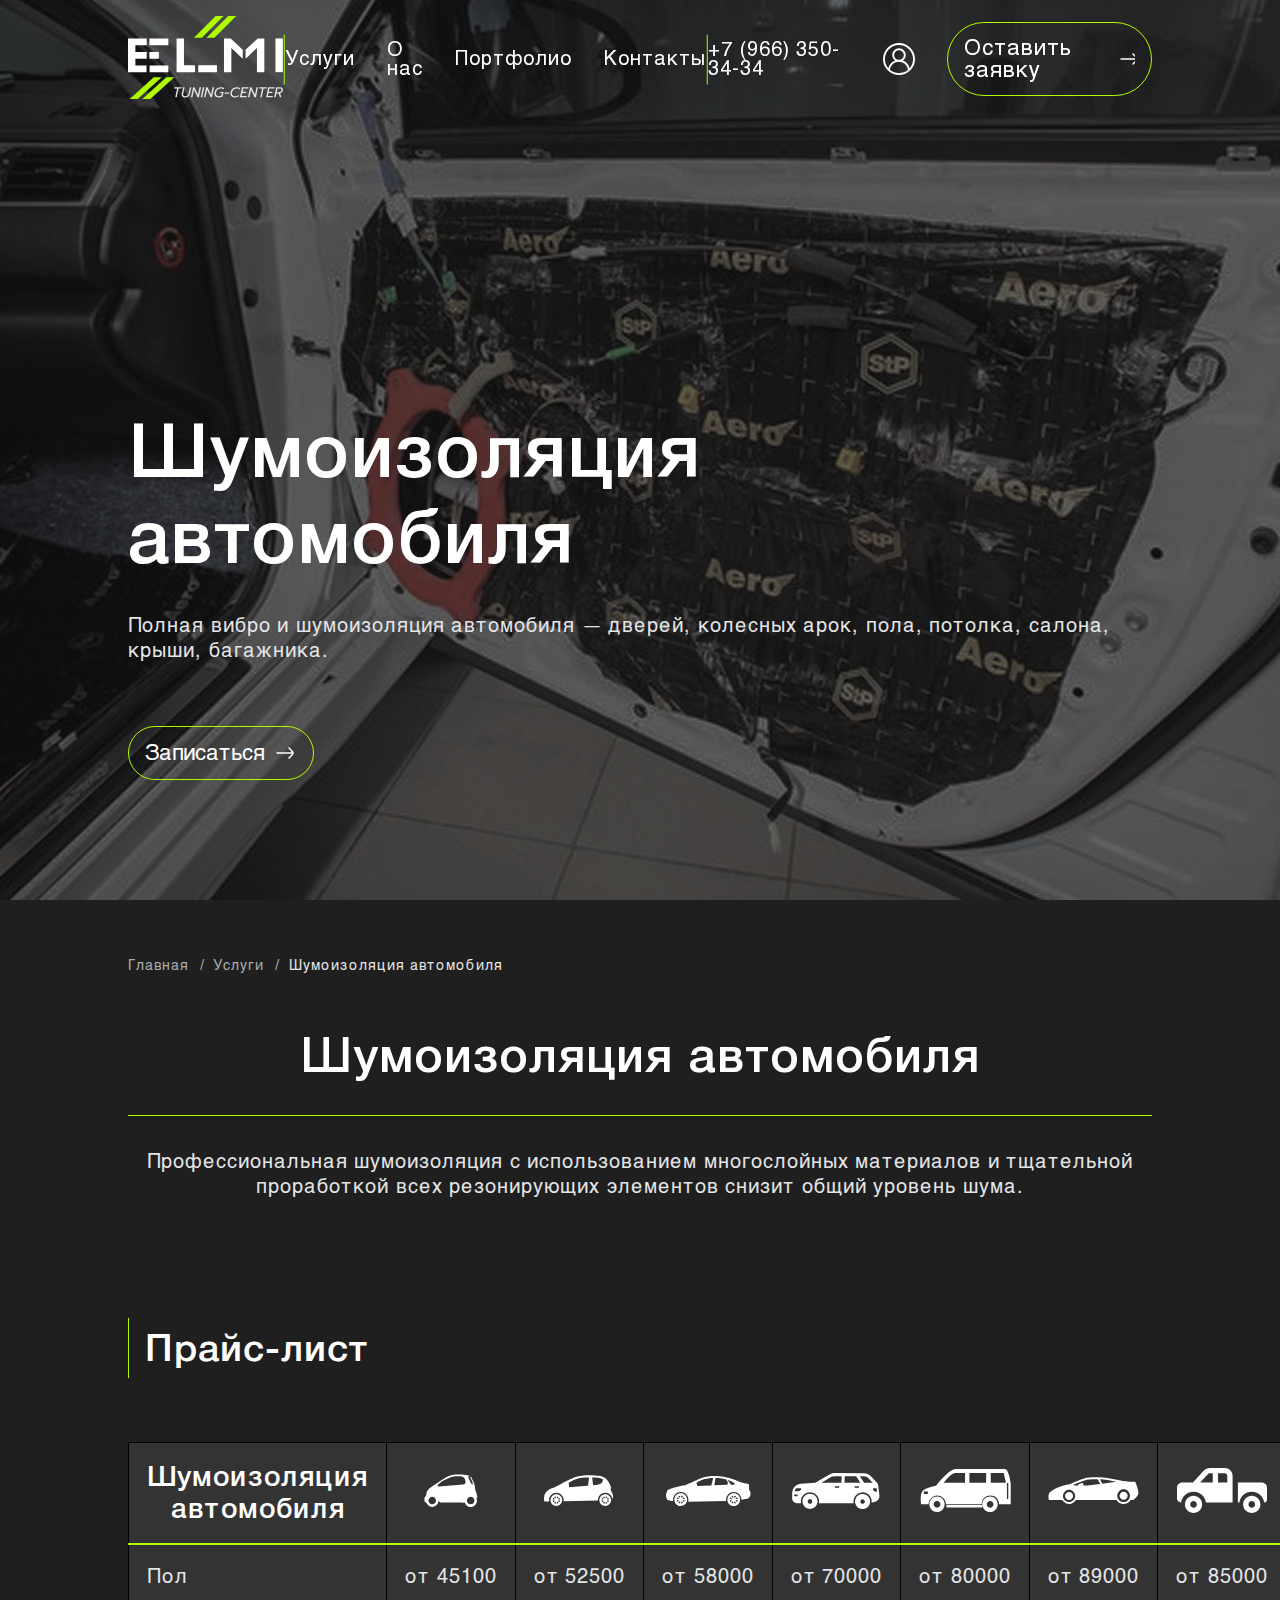
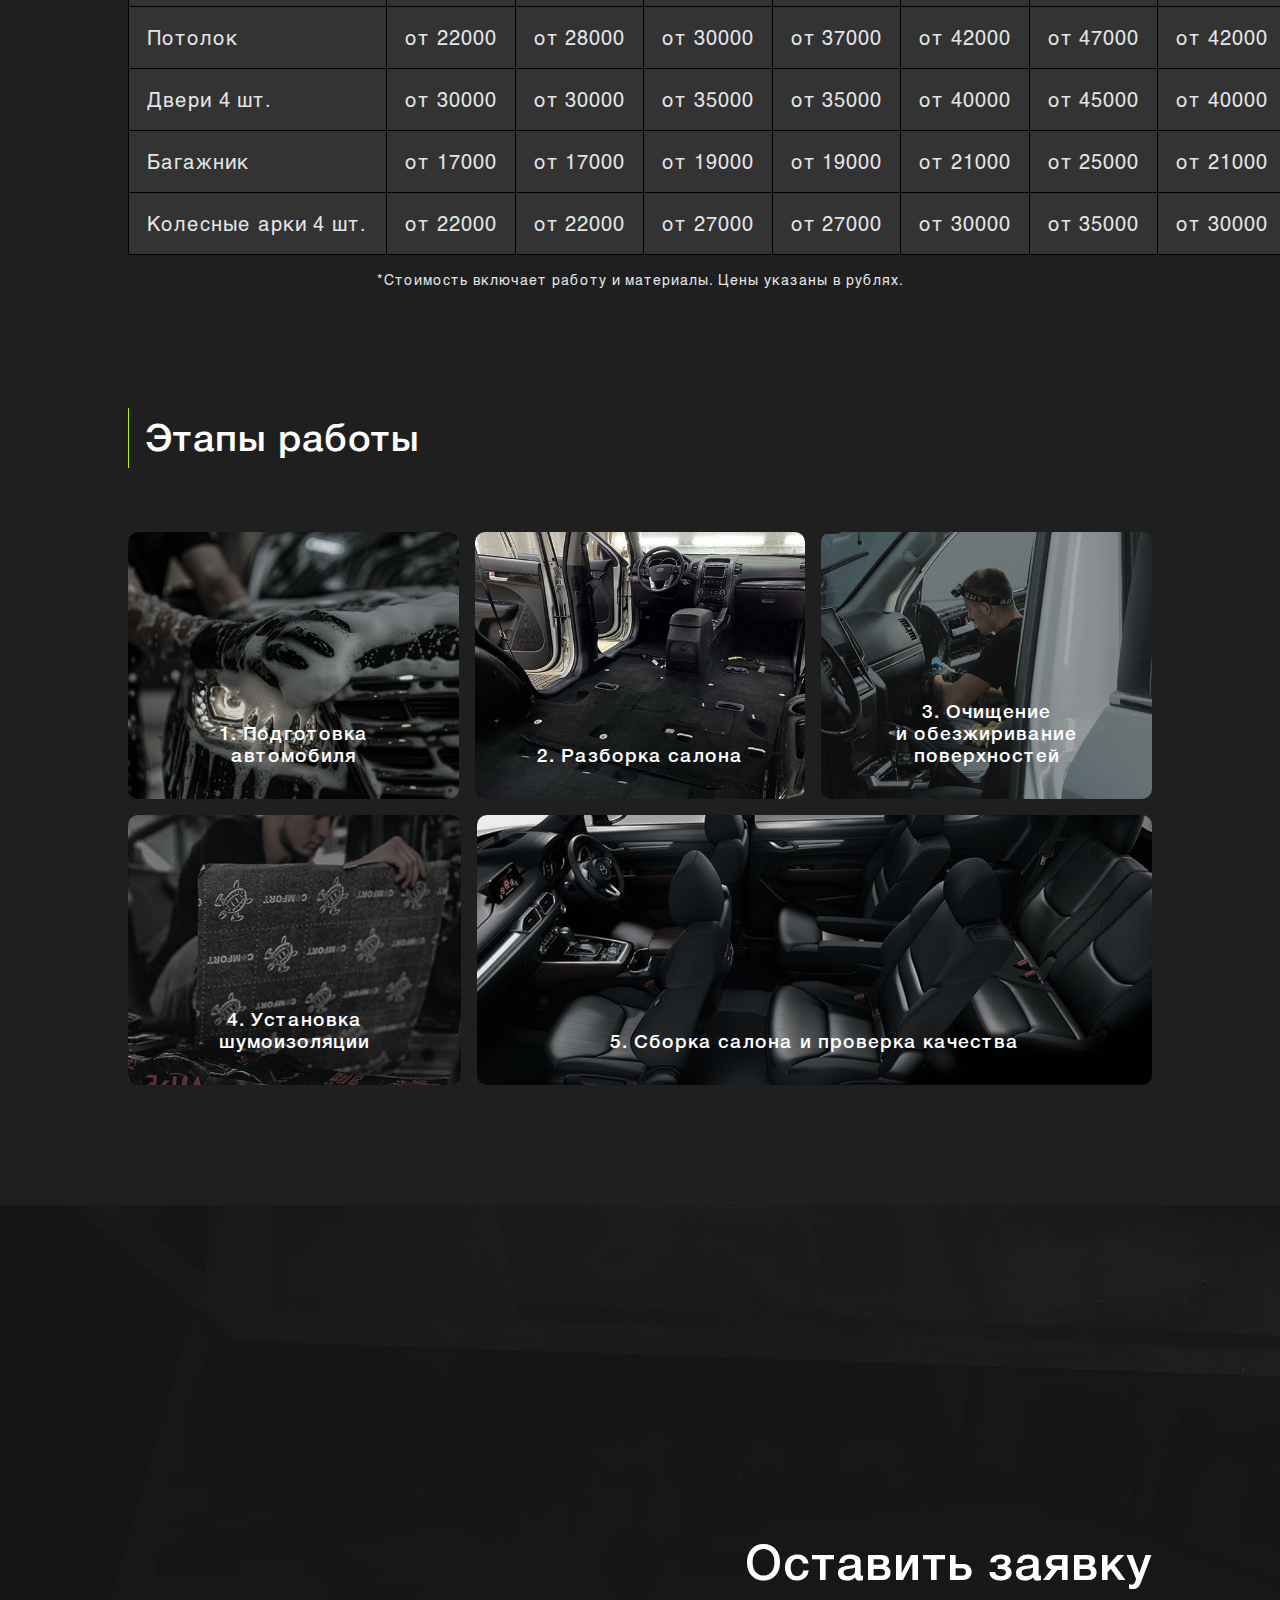
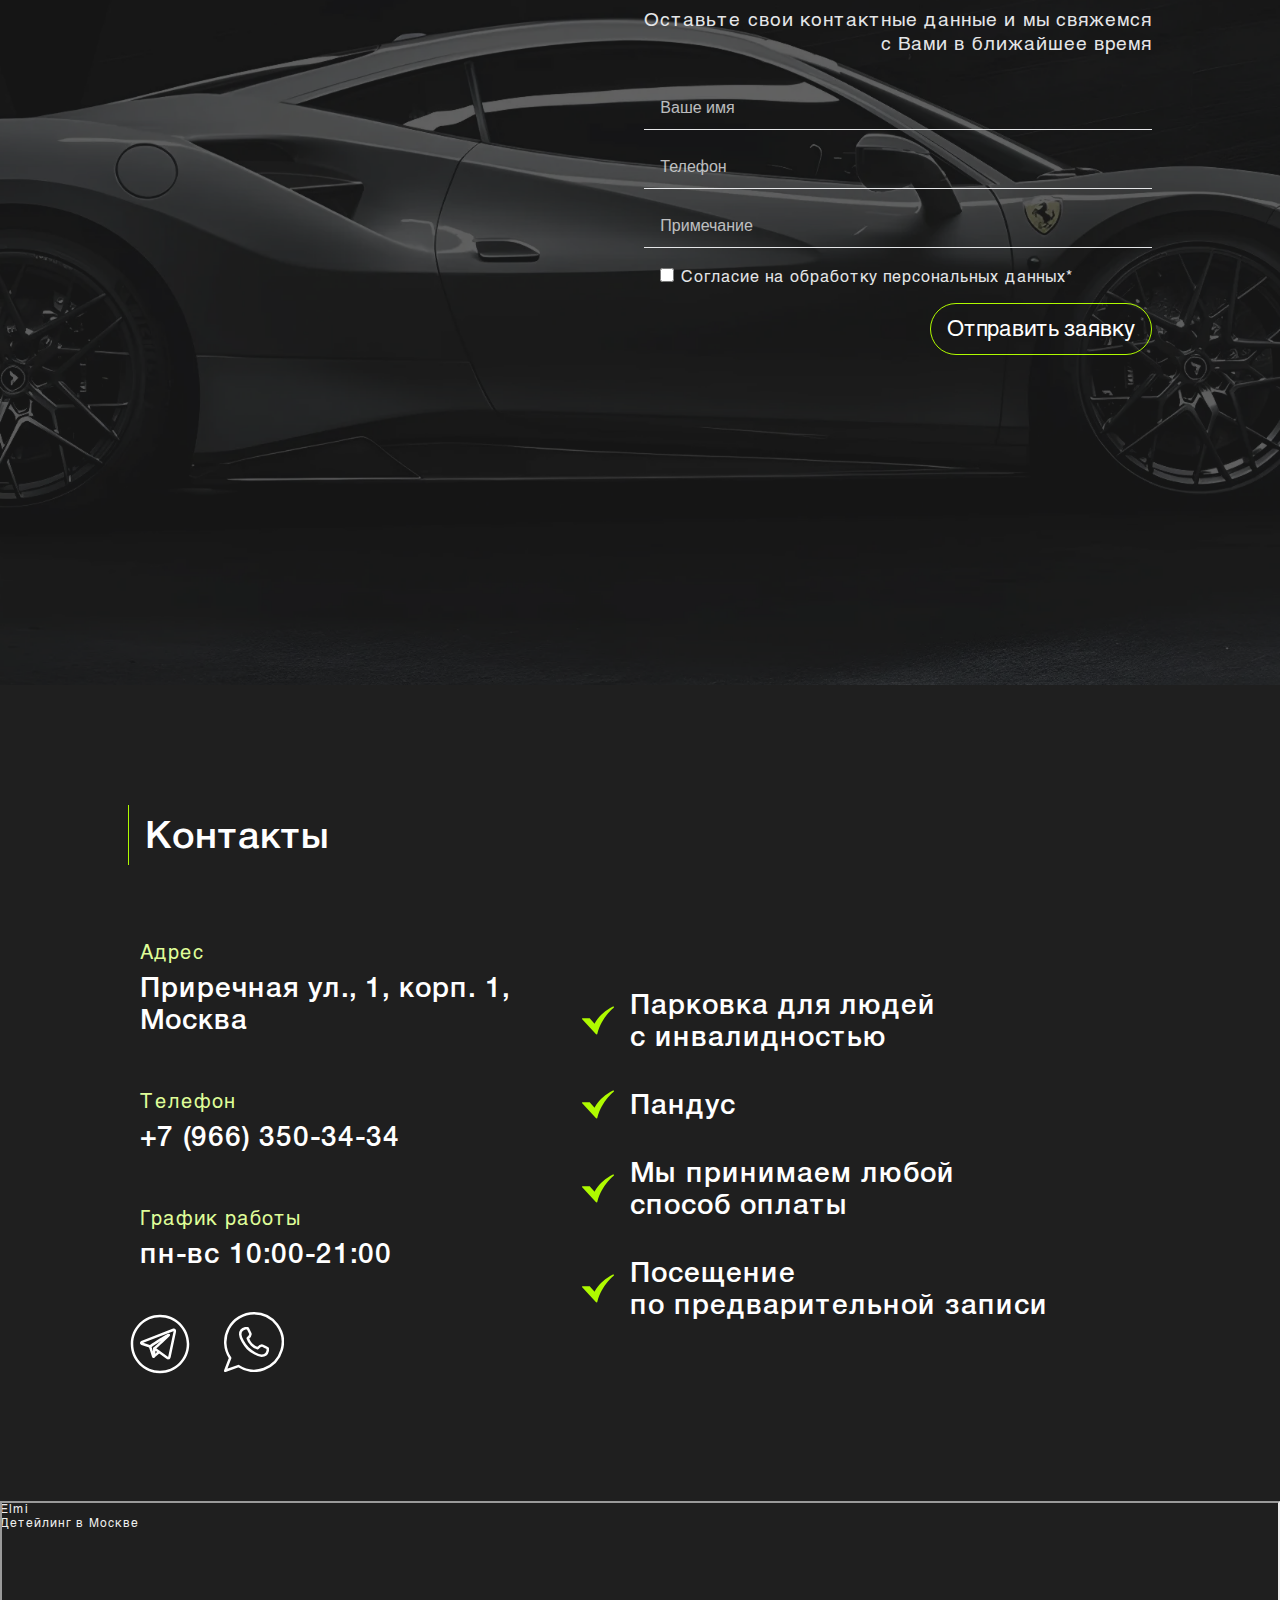
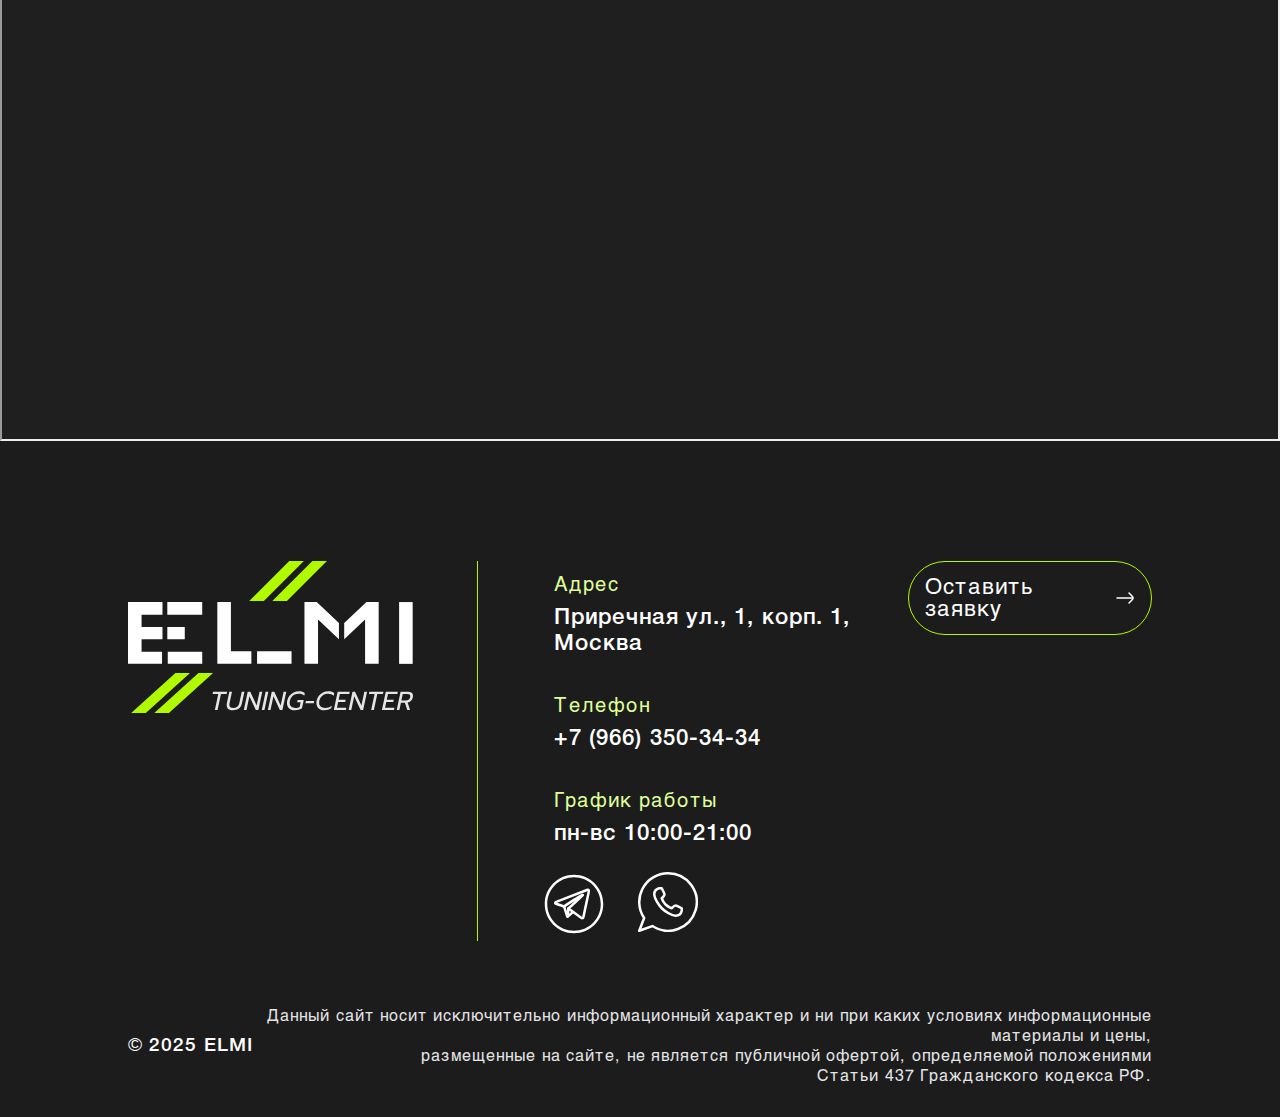
<file: services-noiseinsulation.html>
<!DOCTYPE html>
<html lang="ru">

<head>
    <meta charset="UTF-8">
    <meta name="viewport" content="width=device-width, initial-scale=1.0">
    <title>ELMI</title>
    <link rel="shortcut icon" href="img/svg/favicon.ico">
    <link rel="stylesheet" href="styles.css">
</head>

<body>
    <div class="container">
        <header class="header">
            <div class="header-content">
                <a href="/main.html" class="logo"><img src="img/svg/logo-full.svg" alt="logo"></a>
                <img src="img/svg/Line.svg" alt="line" class="line-decoration">
                <ul class="header-menu">
                    <li><a href="/services.html">Услуги</a></li>
                    <li><a href="/about.html">О нас</a></li>
                    <li><a href="/portfolio.html">Портфолио</a></li>
                    <li><a href="/contacts.html">Контакты</a></li>
                </ul>
                <img src="img/svg/Line.svg" alt="line" class="line-decoration">

                <div class="header-contacts">
                    <a href="tel:»:+79663503434">+7 (966) 350-34-34</a>
                    <div class="personal-account">
                             <a href="/auth.html"><svg class="personal-account-icon" xmlns="http://www.w3.org/2000/svg"
                                    version="1.1" xmlns:xlink="http://www.w3.org/1999/xlink" width="32" height="32"
                                    x="0" y="0" viewbox="0 0 512 512" xml:space="preserve" fill="#fff">
                                    <g>
                                        <path
                                            d="M437.02 74.98C388.668 26.63 324.379 0 256 0S123.332 26.629 74.98 74.98C26.63 123.332 0 187.621 0 256s26.629 132.668 74.98 181.02C123.332 485.37 187.621 512 256 512s132.668-26.629 181.02-74.98C485.37
                                 388.668 512 324.379 512 256s-26.629-132.668-74.98-181.02zM111.105 429.297c8.454-72.735 70.989-128.89 144.895-128.89 38.96 0 75.598 15.179 103.156 42.734 23.281 23.285 37.965 53.687 41.742 86.152C361.641 462.172 311.094 482 256
                                 482s-105.637-19.824-144.895-52.703zM256 269.507c-42.871 0-77.754-34.882-77.754-77.753C178.246 148.879 213.13 114 256 114s77.754 34.879 77.754 77.754c0 42.871-34.883 77.754-77.754 77.754zm170.719 134.427a175.9 175.9 0 0 
                                 0-46.352-82.004c-18.437-18.438-40.25-32.27-64.039-40.938 28.598-19.394 47.426-52.16 47.426-89.238C363.754 132.34 315.414 84 256 84s-107.754 48.34-107.754 107.754c0 37.098 18.844 69.875 47.465 89.266-21.887 7.976-42.14 
                                 20.308-59.566 36.542-25.235 23.5-42.758 53.465-50.883 86.348C50.852 364.242 30 312.512 30 256 30 131.383 131.383 30 256 30s226 101.383 226 226c0 56.523-20.86 108.266-55.281 147.934zm0 0">
                                        </path>
                                    </g>
                                </svg></a>
                        </div>
                    <a href="#entry-form" class="button request-button">Оставить заявку <svg data-v-5dfe8db4="" class="btn-big-arrow__icon"
                            xmlns="http://www.w3.org/2000/svg">
                            <path data-v-5dfe8db4=""
                                d="M4 11.25C3.58579 11.25 3.25 11.5858 3.25 12C3.25 12.4142 3.58579 12.75 4 12.75L4 11.25ZM20 12.75C20.4142 12.75 20.75 12.4142 20.75 12C20.75 11.5858 20.4142 
                    11.25 20 11.25V12.75ZM16.528 6.46731C16.2338 6.17573 15.7589 6.17784 15.4673 6.47204C15.1757 6.76624 15.1778 7.24111 15.472 7.53269L16.528 6.46731ZM17.763 8.74731L17.235 9.28L17.763 
                    8.74731ZM17.763 15.2527L18.2909 15.7854L17.763 15.2527ZM15.472 16.4673C15.1778 16.7589 15.1757 17.2338 15.4673 17.528C15.7589 17.8222 16.2338 17.8243 16.528 17.5327L15.472 16.4673ZM19.9801
                     11.6867L20.7241 11.5918V11.5918L19.9801 11.6867ZM19.9801 12.3133L20.7241 12.4082V12.4082L19.9801 12.3133ZM4 12.75L20 12.75V11.25L4 11.25L4 12.75ZM15.472 7.53269L17.235 9.28L18.2909 8.21462L16.528
                      6.46731L15.472 7.53269ZM17.235 14.72L15.472 16.4673L16.528 17.5327L18.2909 15.7854L17.235 14.72ZM17.235 9.28C17.9505 9.98914 18.4413 10.4772 18.7734 10.8907C19.096 11.2924 19.2067 11.5504 19.2361
                       11.7815L20.7241 11.5918C20.6453 10.9737 20.3504 10.4588 19.9429 9.95146C19.545 9.45597 18.9814 8.89892 18.2909 8.21462L17.235 9.28ZM18.2909 15.7854C18.9814 15.1011 19.545 14.544 19.9429 14.0485C20.3504
                        13.5412 20.6453 13.0263 20.7241 12.4082L19.2361 12.2185C19.2067 12.4496 19.096 12.7076 18.7734 13.1093C18.4413 13.5228 17.9505 14.0109 17.235 14.72L18.2909 15.7854ZM19.2361 11.7815C19.2546 11.9266 19.2546
                         12.0734 19.2361 12.2185L20.7241 12.4082C20.7586 12.1371 20.7586 11.8629 20.7241 11.5918L19.2361 11.7815Z">
                             </path>
                        </svg>
                    </a>
                </div>
            </div>
        </header>


        <div class="main-screen" style="background-image: url(img/webp/screensaver-noiseinsulation.png)">
            <div class="content">
                <div class="content-text">
                    <h1>Шумоизоляция автомобиля</h1>
                    <p>Полная вибро и шумоизоляция автомобиля — дверей, колесных арок, пола, потолка, салона, крыши,
                        багажника.</p>
                </div>
                <div class="content-button">
                    <button class="request-button">Записаться<svg data-v-5dfe8db4="" class="btn-big-arrow__icon"
                            xmlns="http://www.w3.org/2000/svg">
                            <path data-v-5dfe8db4=""
                                d="M4 11.25C3.58579 11.25 3.25 11.5858 3.25 12C3.25 12.4142 3.58579 12.75 4 12.75L4 11.25ZM20 12.75C20.4142 12.75 20.75 12.4142 20.75 12C20.75 11.5858 20.4142 
                    11.25 20 11.25V12.75ZM16.528 6.46731C16.2338 6.17573 15.7589 6.17784 15.4673 6.47204C15.1757 6.76624 15.1778 7.24111 15.472 7.53269L16.528 6.46731ZM17.763 8.74731L17.235 9.28L17.763 
                    8.74731ZM17.763 15.2527L18.2909 15.7854L17.763 15.2527ZM15.472 16.4673C15.1778 16.7589 15.1757 17.2338 15.4673 17.528C15.7589 17.8222 16.2338 17.8243 16.528 17.5327L15.472 16.4673ZM19.9801
                     11.6867L20.7241 11.5918V11.5918L19.9801 11.6867ZM19.9801 12.3133L20.7241 12.4082V12.4082L19.9801 12.3133ZM4 12.75L20 12.75V11.25L4 11.25L4 12.75ZM15.472 7.53269L17.235 9.28L18.2909 8.21462L16.528
                      6.46731L15.472 7.53269ZM17.235 14.72L15.472 16.4673L16.528 17.5327L18.2909 15.7854L17.235 14.72ZM17.235 9.28C17.9505 9.98914 18.4413 10.4772 18.7734 10.8907C19.096 11.2924 19.2067 11.5504 19.2361
                       11.7815L20.7241 11.5918C20.6453 10.9737 20.3504 10.4588 19.9429 9.95146C19.545 9.45597 18.9814 8.89892 18.2909 8.21462L17.235 9.28ZM18.2909 15.7854C18.9814 15.1011 19.545 14.544 19.9429 14.0485C20.3504
                        13.5412 20.6453 13.0263 20.7241 12.4082L19.2361 12.2185C19.2067 12.4496 19.096 12.7076 18.7734 13.1093C18.4413 13.5228 17.9505 14.0109 17.235 14.72L18.2909 15.7854ZM19.2361 11.7815C19.2546 11.9266 19.2546
                         12.0734 19.2361 12.2185L20.7241 12.4082C20.7586 12.1371 20.7586 11.8629 20.7241 11.5918L19.2361 11.7815Z">
                             </path>
                        </svg>
                    </button>
                </div>
            </div>
        </div>


        <ul class="breadcrumb">
            <li><a href="/main.html">Главная</a></li>
            <li><a href="/services.html">Услуги</a></li>
            <li>Шумоизоляция автомобиля</li>
        </ul>


        <div class="block-about">
            <div class="block-about-text-cleaning">
                <h2>Шумоизоляция автомобиля</h2>
            </div>
            <div class="block-about-statistic-cleaning">
                <p>Профессиональная шумоизоляция с использованием многослойных материалов и тщательной проработкой всех
                    резонирующих элементов снизит общий уровень шума.</p>
            </div>
        </div>

        <div class="table-wrap">
            <div class="heading">
                <h3>Прайс-лист</h3>
            </div>
            <div class="table">
                <table>
                    <thead class="thead-border-botom">
                        <tr>
                            <th class="h4">Шумоизоляция автомобиля</th>
                            <th><img src="img/svg/car-1.svg" alt=""></th>
                            <th><img src="img/svg/car-2.svg" alt=""></th>
                            <th><img src="img/svg/car-3.svg" alt=""></th>
                            <th><img src="img/svg/car-4.svg" alt=""></th>
                            <th><img src="img/svg/car-5.svg" alt=""></th>
                            <th><img src="img/svg/car-6.svg" alt=""></th>
                            <th><img src="img/svg/car-7.svg" alt=""></th>
                        </tr>
                    </thead>
                    <tbody>
                        <tr>
                            <td>
                                <p>Пол</p>
                            </td>
                            <td>от 45100</td>
                            <td>от 52500</td>
                            <td>от 58000</td>
                            <td>от 70000</td>
                            <td>от 80000</td>
                            <td>от 89000</td>
                            <td>от 85000</td>
                        </tr>
                        <tr>
                            <td>
                                <p>Потолок</p>
                            </td>
                            <td>от 22000</td>
                            <td>от 28000</td>
                            <td>от 30000</td>
                            <td>от 37000</td>
                            <td>от 42000</td>
                            <td>от 47000</td>
                            <td>от 42000</td>
                        </tr>

                        <tr>
                            <td>
                                <p>Двери 4 шт.</p>
                            </td>
                            <td>от 30000</td>
                            <td>от 30000</td>
                            <td>от 35000</td>
                            <td>от 35000</td>
                            <td>от 40000</td>
                            <td>от 45000</td>
                            <td>от 40000</td>
                        </tr>

                        <tr>
                            <td>
                                <p>Багажник</p>
                            </td>
                            <td>от 17000</td>
                            <td>от 17000</td>
                            <td>от 19000</td>
                            <td>от 19000</td>
                            <td>от 21000</td>
                            <td>от 25000</td>
                            <td>от 21000</td>
                        </tr>

                        <tr>
                            <td>
                                <p>Колесные арки 4 шт.</p>
                            </td>
                            <td>от 22000</td>
                            <td>от 22000</td>
                            <td>от 27000</td>
                            <td>от 27000</td>
                            <td>от 30000</td>
                            <td>от 35000</td>
                            <td>от 30000</td>
                        </tr>
                    </tbody>
                </table>
                <div class="text-about-price">
                    <p>*Стоимость включает работу и материалы. Цены указаны в рублях.</p>
                </div>
            </div>
        </div>


        <div class="block-cleaning-step">
            <div class="heading">
                <h3>Этапы работы</h3>
            </div>

            <div class="cleaning-step-img">
                <div class="card-step-top">
                    <div class="card-step">
                        <img src="img/webp/noiseinsulation-step01.png" alt="">
                        <div class="card-caption">
                            <h6>1. Подготовка автомобиля</h6>
                        </div>
                    </div>
                    <div class="card-step">
                        <img src="img/webp/noiseinsulation-step02.png" alt="">
                        <div class="card-caption">
                            <h6>2. Разборка салона</h6>
                        </div>
                    </div>
                    <div class="card-step">
                        <img src="img/webp/noiseinsulation-step03.png" alt="">
                        <div class="card-caption">
                            <h6>3. Очищение и обезжиривание поверхностей</h6>
                        </div>
                    </div>
                </div>
                <div class="card-step-bottom">
                    <div class="card-step">
                        <img src="img/webp/noiseinsulation-step04.png" alt="">
                        <div class="card-caption">
                            <h6>4. Установка шумоизоляции</h6>
                        </div>
                    </div>
                    <div class="card-step">
                        <img src="img/webp/noiseinsulation-step05.png" alt="">
                        <div class="card-caption">
                            <h6>5. Сборка салона и проверка качества</h6>
                        </div>
                    </div>
                </div>

            </div>
        </div>


         <div class="block-form" id="entry-form">
            <form class="form">
                <div class="form-text">
                    <h2 class="form-title">Оставить заявку</h2>
                    <p class="form-info">Оставьте свои контактные данные и мы свяжемся <br> с Вами в ближайшее время</p>
                </div>
                <div class="form-inner">
                    <div class="form-inputs">
                        <input type="text" name="name" class="input" placeholder="Ваше имя">
                        <input type="text" id="phone" inputmode="tel" class="input" name="phone" placeholder="Телефон">
                        <input type="text" id="message" class="input" name="message" placeholder="Примечание">
                    </div>
                    <div class="policy-checkbox-text">
                        <input type="checkbox" id="policy" class="checkbox" name="policy">
                        <label for="policy" class="policy-text">Согласие на обработку персональных данных*</label>
                    </div>
                    <button type="submit">Отправить заявку</button>
                </div>
            </form>
        </div>

        <div class="block-contacts">
            <div class="heading">
                <h3>Контакты</h3>
            </div>
            <div class="block-contacts-content">
                <div class="contacts-left">
                    <div class="contacts-left-text">
                        <p>Адрес</p>
                        <h4><a
                                href="https://yandex.ru/maps/213/moscow/house/prirechnaya_ulitsa_1k1/Z04YdQFpTEYHQFtvfXp1cHxqYw==/">Приречная ул., 1,
                                корп. 1, Москва</a></h4>
                    </div>
                    <div class="contacts-left-text">
                        <p>Телефон</p>

                        <h4><a href="tel:»:+79663503434">+7 (966) 350-34-34</a></h4>

                    </div>
                    <div class="contacts-left-text">
                        <p>График работы</p>
                        <h4>пн-вс 10:00-21:00</h4>
                    </div>
                    <div class="contact-left-messengers">
                        <a href="https://t.me/+79663503434"><svg xmlns="http://www.w3.org/2000/svg" class="tg"
                                version="1.1" xmlns:xlink="http://www.w3.org/1999/xlink" width="64" height="64" x="0"
                                y="0" viewbox="0 0 64 64 " style="enable-background:new 0 0 512 512"
                                xml:space="preserve" fill-rule="evenodd" fill="#fff">
                                <g>
                                    <path
                                        d="M33.131 28.68c-3.818 3.513-7.544 6.84-7.544 6.84a1.25 1.25 0 1 0 1.665 1.864s9.762-8.714 13.93-12.882c.637-.636.828-1.122.862-1.325a1.242 1.242 0 0 0-.353-1.14 1.294 1.294 0 0 0-.905-.398c-.212-.01-.684.073-1.319.372-3.633 1.71-18.08 11.334-18.08 11.334a1.25 1.25 0 1 0 1.386 2.08s5.378-3.586 10.358-6.745z"
                                        opacity="1" data-original="#000000" class=""></path>
                                    <path
                                        d="M32 2.75C15.856 2.75 2.75 15.856 2.75 32S15.856 61.25 32 61.25 61.25 48.144 61.25 32 48.144 2.75 32 2.75zm0 2.5c14.764 0 26.75 11.986 26.75 26.75S46.764 58.75 32 58.75 5.25 46.764 5.25 32 17.236 5.25 32 5.25z"
                                        opacity="1" data-original="#000000" class=""></path>
                                    <path
                                        d="m21.076 35.375 2.675 8.702c.01.032.021.064.033.094.285.715.57 1.13.775 1.327.37.356.749.438 1.063.43.442-.013 1.154-.277 1.436-1.325.02-.077.034-.155.04-.234l.404-5.57 10.567 7.773c1.086.824 2.062.999 2.801.773.763-.233 1.502-.932 1.851-2.42.002-.008.005-.017.006-.026l5.216-24.577c.31-1.309.136-2.287-.29-2.858-.493-.665-1.426-1.117-3.013-.688a1 1 0 0 0-.126.041L13.878 28.7c-.047.018-.093.04-.139.063-1.451.78-1.774 1.67-1.779 2.248-.005.777.54 1.529 1.465 1.9.028.011.055.022.084.03zm24.516-16.242c-.012.178-.036.42-.085.623l-.008.033-5.214 24.574a3.26 3.26 0 0 1-.19.518 3.37 3.37 0 0 1-.518-.305l-.019-.013-12.399-9.119a1.251 1.251 0 0 0-1.987.917l-.225 3.096-1.673-5.44a1.251 1.251 0 0 0-.812-.822l-7.247-2.332 30.132-11.687a2.55 2.55 0 0 1 .245-.043z"
                                        opacity="1" data-original="#000000" class=""></path>
                                    <path
                                        d="m26.442 45.617 5.435-4.694a1.25 1.25 0 0 0-1.634-1.893l-5.434 4.694a1.25 1.25 0 1 0 1.633 1.893z"
                                        opacity="1" data-original="#000000" class=""></path>
                                </g>
                            </svg></a>
                        <a
                            href="https://wa.me/79663503434?text=%D0%9E%D0%B1%D1%80%D0%B0%D1%89%D0%B5%D0%BD%D0%B8%D0%B5+%D0%B8%D0%B7+%D0%AF%D0%BD%D0%B4%D0%B5%D0%BA%D1%81+%D0%9A%D0%B0%D1%80%D1%82%0A%D0%97%D0%B4%D1%80%D0%B0%D0%B2%D1%81%D1%82%D0%B2%D1%83%D0%B9%D1%82%D0%B5!+%D0%9C%D0%B5%D0%BD%D1%8F+%D0%B7%D0%B0%D0%B8%D0%BD%D1%82%D0%B5%D1%80%D0%B5%D1%81%D0%BE%D0%B2%D0%B0%D0%BB%D0%BE+%D0%B2%D0%B0%D1%88%D0%B5+%D0%BF%D1%80%D0%B5%D0%B4%D0%BB%D0%BE%D0%B6%D0%B5%D0%BD%D0%B8%D0%B5">

                            <svg xmlns="http://www.w3.org/2000/svg" class="wa" version="1.1"
                                xmlns:xlink="http://www.w3.org/1999/xlink" width="60" height="60" x="0" y="0"
                                viewbox="0 0 24 24" style="enable-background:new 0 0 512 512" xml:space="preserve"
                                fill="none" stroke="#ffffff">
                                <g>
                                    <g stroke-linecap="round" stroke-linejoin="round">
                                        <path
                                            d="M12 .5a11.5 11.5 0 0 0-9.54 17.92L.5 23.5l5.23-1.87A11.5 11.5 0 1 0 12 .5z"
                                            fill="" opacity="1"></path>
                                        <path
                                            d="M9.5 14.5c1.3 1.3 4.17 3 5.5 3a2.53 2.53 0 0 0 2.5-2v-1s-1.23-.6-2-1-2 1-2 1A6.52 6.52 0 0 1 11 13a6.52 6.52 0 0 1-1.5-2.5s1.4-1.23 1-2-1-2-1-2h-1a2.53 2.53 0 0 0-2 2.5c0 1.33 1.7 4.2 3 5.5z"
                                            fill="" opacity="1"></path>
                                    </g>
                                </g>

                            </svg></a>
                    </div>
                </div>
                <div class="contacts-right">
                    <div class="contacts-right-text">
                        <img src="img/svg/Check.svg" alt="check">
                        <h4>Парковка для людей с инвалидностью</h4>
                    </div>
                    <div class="contacts-right-text">
                        <img src="img/svg/Check.svg" alt="check">
                        <h4>Пандус</h4>
                    </div>
                    <div class="contacts-right-text">
                        <img src="img/svg/Check.svg" alt="check">
                        <h4>Мы принимаем любой способ оплаты</h4>
                    </div>
                    <div class="contacts-right-text">
                        <img src="img/svg/Check.svg" alt="check">
                        <h4>Посещение по предварительной записи</h4>
                    </div>
                </div>
            </div>
        </div>
        <div class="map">
            <div style="position:relative;overflow:hidden;"><a
                    href="https://yandex.ru/maps/org/elmi/139070241047/?utm_medium=mapframe&utm_source=maps"
                    style="color:#eee;font-size:12px;position:absolute;top:0px;">Elmi</a><a
                    href="https://yandex.ru/maps/213/moscow/category/auto_detailing/9561111444/?utm_medium=mapframe&utm_source=maps"
                    style="color:#eee;font-size:12px;position:absolute;top:14px;">Детейлинг в Москве</a><iframe
                    src="https://yandex.ru/map-widget/v1/org/elmi/139070241047/?ll=37.369528%2C55.641044&utm_content=more-reviews&utm_medium=reviews&utm_source=maps-reviews-widget&z=16.95"
                    style="position:relative;"></iframe>
            </div>
        </div>
        <footer class="footer">
            <div class="footer-content">
                <div class="footer-logo-contacts">
                    <a href="/main.html" class="logo"><img src="img/svg/logo-full.svg" alt=""></a>
                    <div class="footer-contacts">
                        <div class="contacts-left-text">
                            <p>Адрес</p>
                            <h5><a
                                    href="https://yandex.ru/maps/213/moscow/house/prirechnaya_ulitsa_1k1/Z04YdQFpTEYHQFtvfXp1cHxqYw==/">Приречная ул., 1,
                                    корп. 1, Москва</a></h5>
                        </div>
                        <div class="contacts-left-text">
                            <p>Телефон</p>

                            <h5><a href="tel:»:+79663503434">+7 (966) 350-34-34</a></h5>

                        </div>
                        <div class="contacts-left-text">
                            <p>График работы</p>
                            <h5>пн-вс 10:00-21:00</h5>
                        </div>
                        <div class="contact-left-messengers">
                            <a href="https://t.me/+79663503434"><svg xmlns="http://www.w3.org/2000/svg" class="tg"
                                    version="1.1" xmlns:xlink="http://www.w3.org/1999/xlink" width="64" height="64"
                                    x="0" y="0" viewbox="0 0 64 64" style="enable-background:new 0 0 512 512"
                                    xml:space="preserve" fill-rule="evenodd" fill="#ffffff">

                                    <g>
                                        <path
                                            d="M33.131 28.68c-3.818 3.513-7.544 6.84-7.544 6.84a1.25 1.25 0 1 0 1.665 1.864s9.762-8.714 13.93-12.882c.637-.636.828-1.122.862-1.325a1.242 1.242 0 0 0-.353-1.14 1.294 1.294 0 0 0-.905-.398c-.212-.01-.684.073-1.319.372-3.633 1.71-18.08 11.334-18.08 11.334a1.25 1.25 0 1 0 1.386 2.08s5.378-3.586 10.358-6.745z"
                                            opacity="1" data-original="#000000" class=""></path>
                                        <path
                                            d="M32 2.75C15.856 2.75 2.75 15.856 2.75 32S15.856 61.25 32 61.25 61.25 48.144 61.25 32 48.144 2.75 32 2.75zm0 2.5c14.764 0 26.75 11.986 26.75 26.75S46.764 58.75 32 58.75 5.25 46.764 5.25 32 17.236 5.25 32 5.25z"
                                            opacity="1" data-original="#000000" class=""></path>
                                        <path
                                            d="m21.076 35.375 2.675 8.702c.01.032.021.064.033.094.285.715.57 1.13.775 1.327.37.356.749.438 1.063.43.442-.013 1.154-.277 1.436-1.325.02-.077.034-.155.04-.234l.404-5.57 10.567 7.773c1.086.824 2.062.999 2.801.773.763-.233 1.502-.932 1.851-2.42.002-.008.005-.017.006-.026l5.216-24.577c.31-1.309.136-2.287-.29-2.858-.493-.665-1.426-1.117-3.013-.688a1 1 0 0 0-.126.041L13.878 28.7c-.047.018-.093.04-.139.063-1.451.78-1.774 1.67-1.779 2.248-.005.777.54 1.529 1.465 1.9.028.011.055.022.084.03zm24.516-16.242c-.012.178-.036.42-.085.623l-.008.033-5.214 24.574a3.26 3.26 0 0 1-.19.518 3.37 3.37 0 0 1-.518-.305l-.019-.013-12.399-9.119a1.251 1.251 0 0 0-1.987.917l-.225 3.096-1.673-5.44a1.251 1.251 0 0 0-.812-.822l-7.247-2.332 30.132-11.687a2.55 2.55 0 0 1 .245-.043z"
                                            opacity="1" data-original="#000000" class=""></path>
                                        <path
                                            d="m26.442 45.617 5.435-4.694a1.25 1.25 0 0 0-1.634-1.893l-5.434 4.694a1.25 1.25 0 1 0 1.633 1.893z"
                                            opacity="1" data-original="#000000" class=""></path>
                                    </g>

                                </svg></a>
                            <a
                                href="https://wa.me/79663503434?text=%D0%9E%D0%B1%D1%80%D0%B0%D1%89%D0%B5%D0%BD%D0%B8%D0%B5+%D0%B8%D0%B7+%D0%AF%D0%BD%D0%B4%D0%B5%D0%BA%D1%81+%D0%9A%D0%B0%D1%80%D1%82%0A%D0%97%D0%B4%D1%80%D0%B0%D0%B2%D1%81%D1%82%D0%B2%D1%83%D0%B9%D1%82%D0%B5!+%D0%9C%D0%B5%D0%BD%D1%8F+%D0%B7%D0%B0%D0%B8%D0%BD%D1%82%D0%B5%D1%80%D0%B5%D1%81%D0%BE%D0%B2%D0%B0%D0%BB%D0%BE+%D0%B2%D0%B0%D1%88%D0%B5+%D0%BF%D1%80%D0%B5%D0%B4%D0%BB%D0%BE%D0%B6%D0%B5%D0%BD%D0%B8%D0%B5">
                                <svg xmlns="http://www.w3.org/2000/svg" class="wa" version="1.1"
                                    xmlns:xlink="http://www.w3.org/1999/xlink" width="60" height="60" x="0" y="0"
                                    viewbox="0 0 24 24" fill="none" stroke="#ffffff"
                                    style="enable-background:new 0 0 512 512" xml:space="preserve">
                                    <g>
                                        <g stroke-linecap="round" stroke-linejoin="round">
                                            <path
                                                d="M12 .5a11.5 11.5 0 0 0-9.54 17.92L.5 23.5l5.23-1.87A11.5 11.5 0 1 0 12 .5z"
                                                fill="" opacity="1"></path>
                                            <path
                                                d="M9.5 14.5c1.3 1.3 4.17 3 5.5 3a2.53 2.53 0 0 0 2.5-2v-1s-1.23-.6-2-1-2 1-2 1A6.52 6.52 0 0 1 11 13a6.52 6.52 0 0 1-1.5-2.5s1.4-1.23 1-2-1-2-1-2h-1a2.53 2.53 0 0 0-2 2.5c0 1.33 1.7 4.2 3 5.5z"
                                                fill="" opacity="1"></path>
                                        </g>
                                    </g>

                                </svg> </a>
                        </div>
                    </div>
                </div>
                <a href="#entry-form" class="button request-button">Оставить заявку <svg data-v-5dfe8db4="" class="btn-big-arrow__icon"
                        xmlns="http://www.w3.org/2000/svg">
                        <path data-v-5dfe8db4=""
                            d="M4 11.25C3.58579 11.25 3.25 11.5858 3.25 12C3.25 12.4142 3.58579 12.75 4 12.75L4 11.25ZM20 12.75C20.4142 12.75 20.75 12.4142 20.75 12C20.75 11.5858 20.4142 
                    11.25 20 11.25V12.75ZM16.528 6.46731C16.2338 6.17573 15.7589 6.17784 15.4673 6.47204C15.1757 6.76624 15.1778 7.24111 15.472 7.53269L16.528 6.46731ZM17.763 8.74731L17.235 9.28L17.763 
                    8.74731ZM17.763 15.2527L18.2909 15.7854L17.763 15.2527ZM15.472 16.4673C15.1778 16.7589 15.1757 17.2338 15.4673 17.528C15.7589 17.8222 16.2338 17.8243 16.528 17.5327L15.472 16.4673ZM19.9801
                     11.6867L20.7241 11.5918V11.5918L19.9801 11.6867ZM19.9801 12.3133L20.7241 12.4082V12.4082L19.9801 12.3133ZM4 12.75L20 12.75V11.25L4 11.25L4 12.75ZM15.472 7.53269L17.235 9.28L18.2909 8.21462L16.528
                      6.46731L15.472 7.53269ZM17.235 14.72L15.472 16.4673L16.528 17.5327L18.2909 15.7854L17.235 14.72ZM17.235 9.28C17.9505 9.98914 18.4413 10.4772 18.7734 10.8907C19.096 11.2924 19.2067 11.5504 19.2361
                       11.7815L20.7241 11.5918C20.6453 10.9737 20.3504 10.4588 19.9429 9.95146C19.545 9.45597 18.9814 8.89892 18.2909 8.21462L17.235 9.28ZM18.2909 15.7854C18.9814 15.1011 19.545 14.544 19.9429 14.0485C20.3504
                        13.5412 20.6453 13.0263 20.7241 12.4082L19.2361 12.2185C19.2067 12.4496 19.096 12.7076 18.7734 13.1093C18.4413 13.5228 17.9505 14.0109 17.235 14.72L18.2909 15.7854ZM19.2361 11.7815C19.2546 11.9266 19.2546
                         12.0734 19.2361 12.2185L20.7241 12.4082C20.7586 12.1371 20.7586 11.8629 20.7241 11.5918L19.2361 11.7815Z">
                        </path>
                    </svg>
                </a>
            </div>

            <div class="footer-additional-text">
                <h6>© 2025 ELMI</h6>
                <p>Данный сайт носит исключительно информационный характер и ни при каких условиях информационные
                    материалы и цены, <br> размещенные на сайте, не является публичной офертой, определяемой положениями
                    Статьи 437 Гражданского кодекса РФ.</p>
            </div>
        </footer>

    </div>
    <script src="script.js"></script>
    <script src="https://code.jquery.com/jquery-3.6.0.min.js" defer></script>
</body>

</html>
</file>
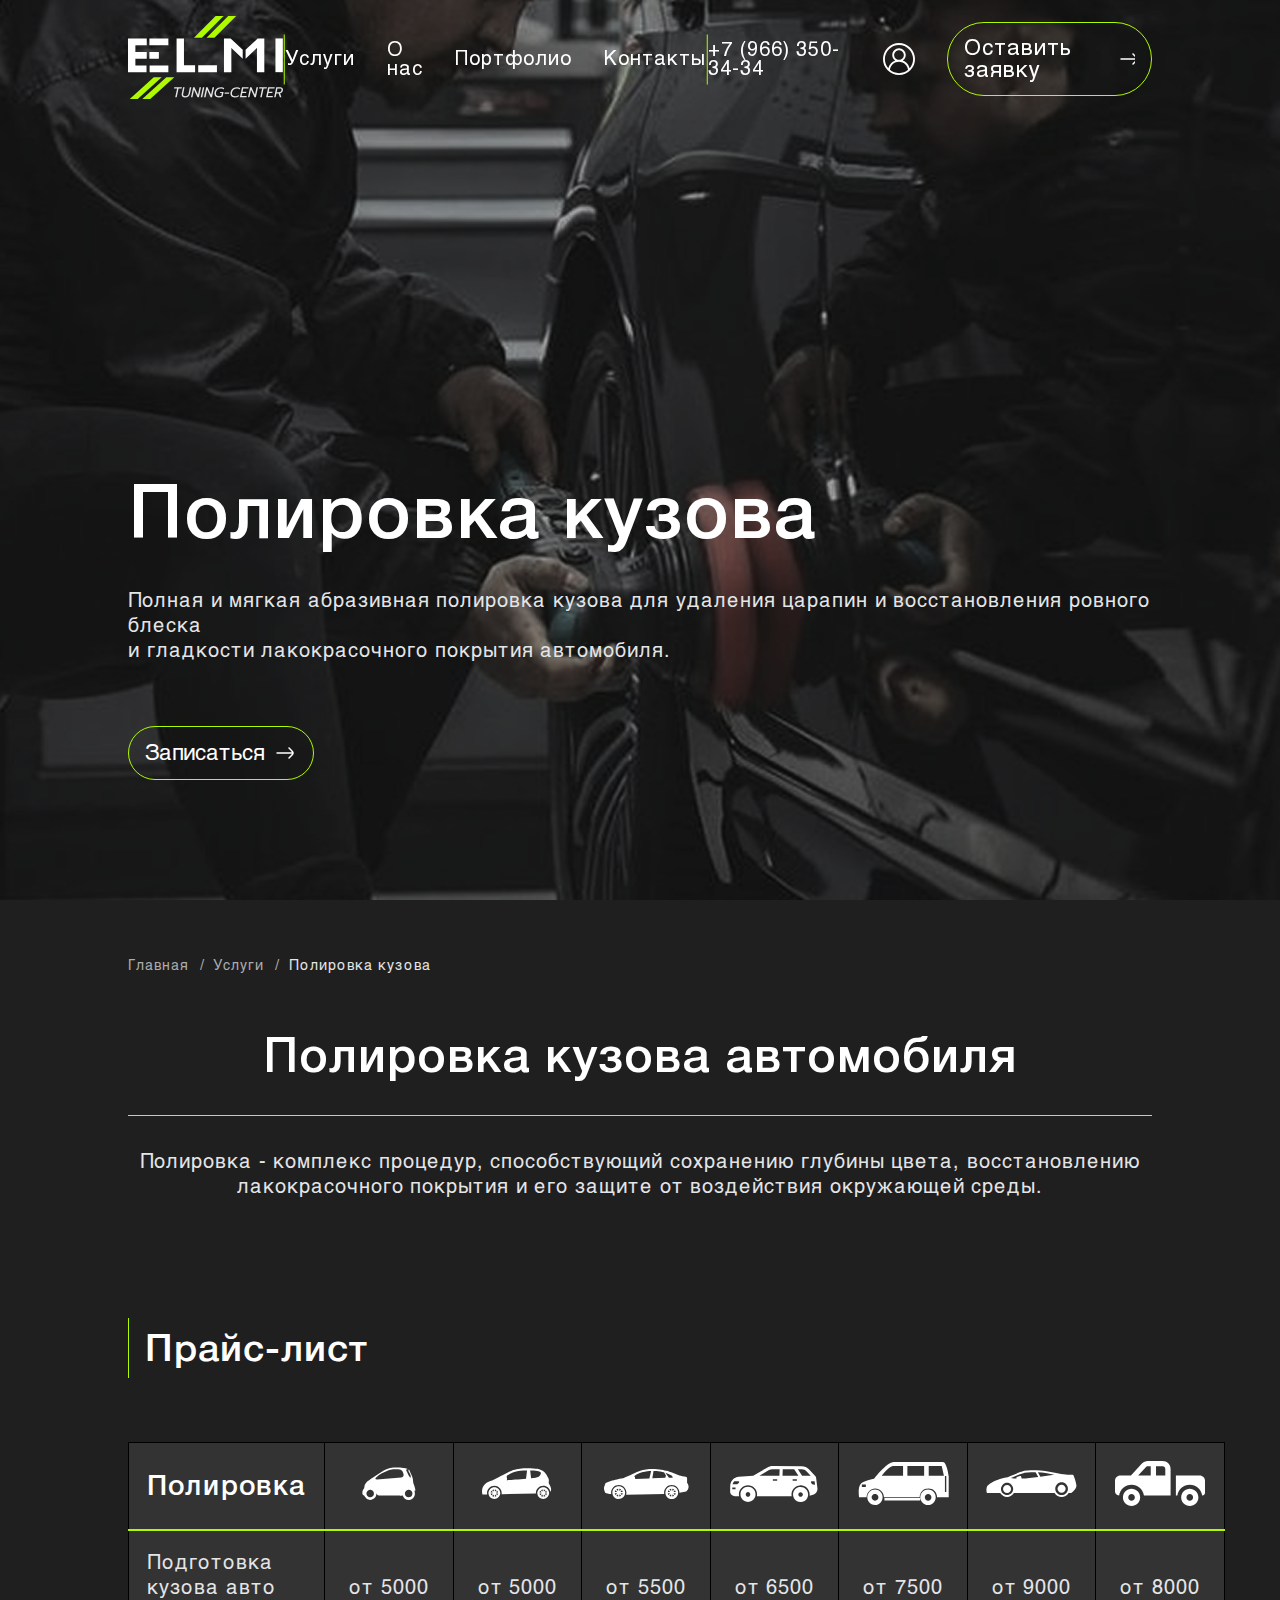
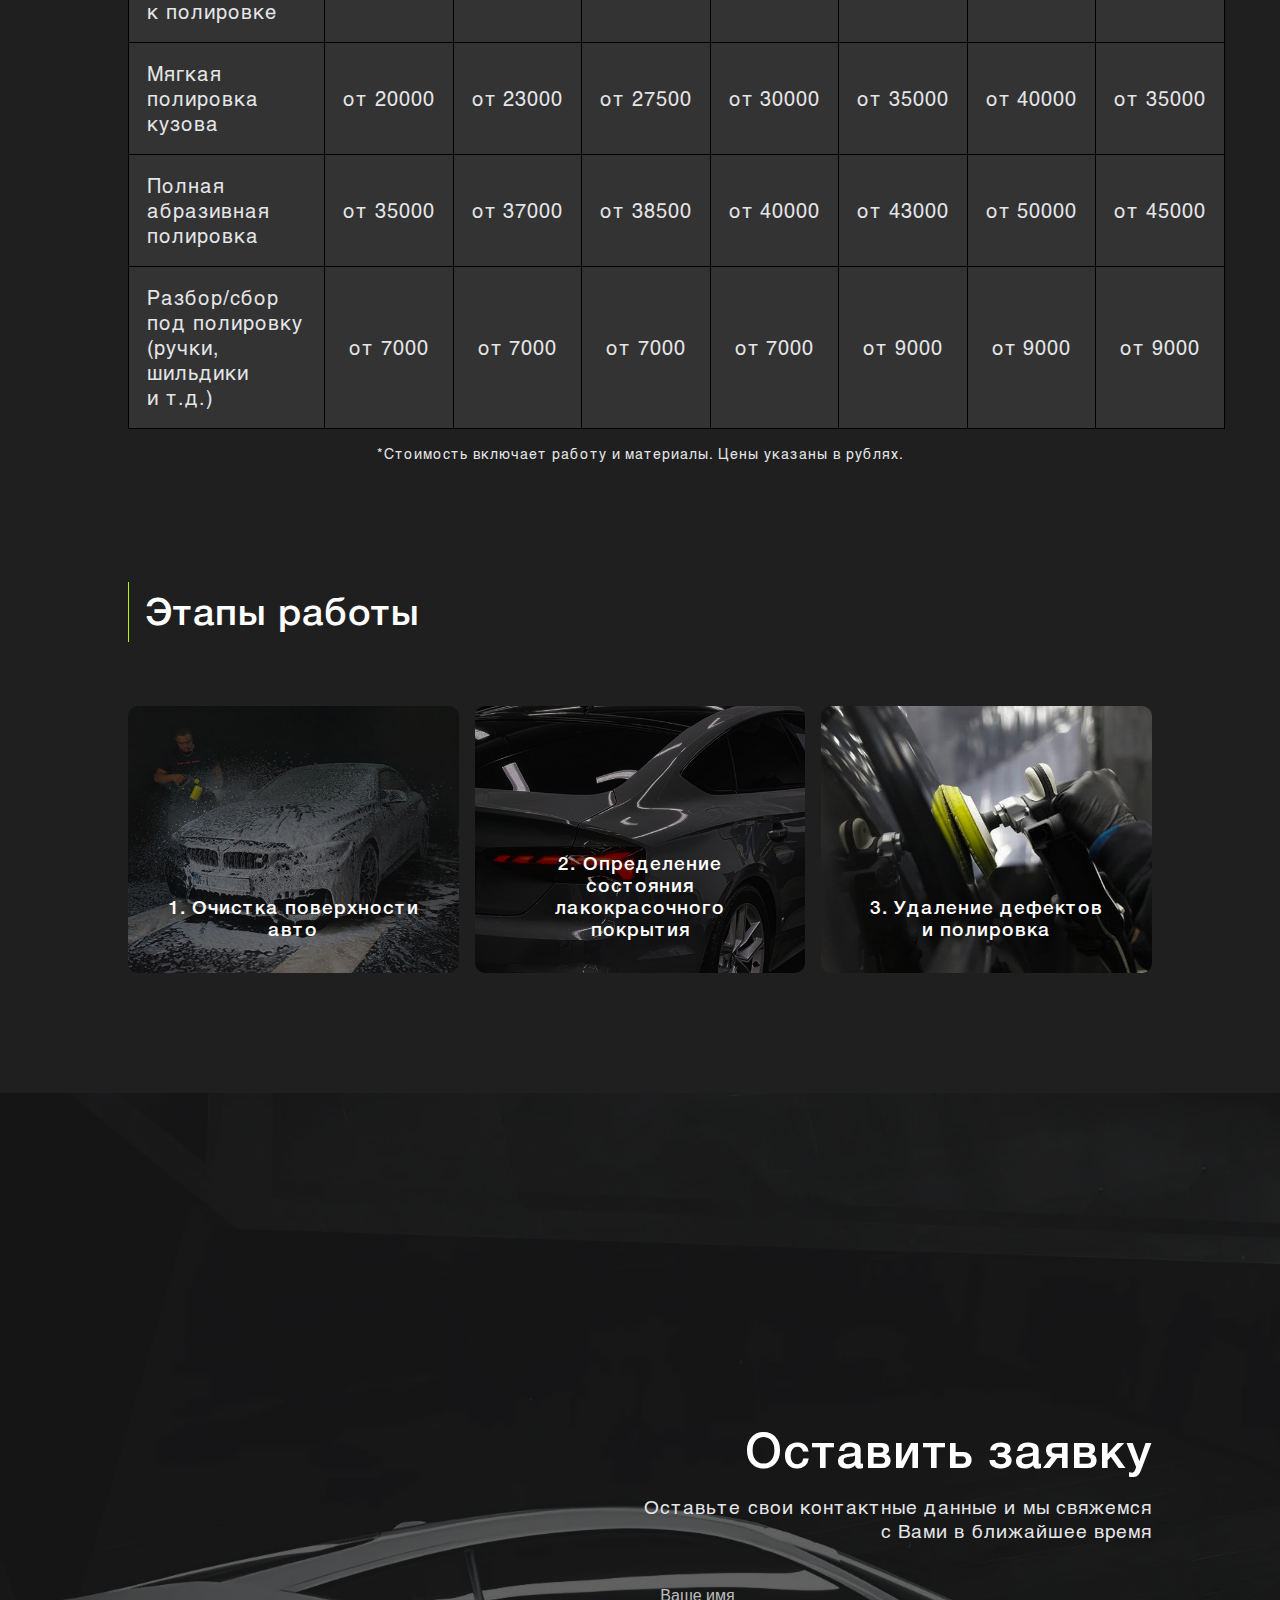
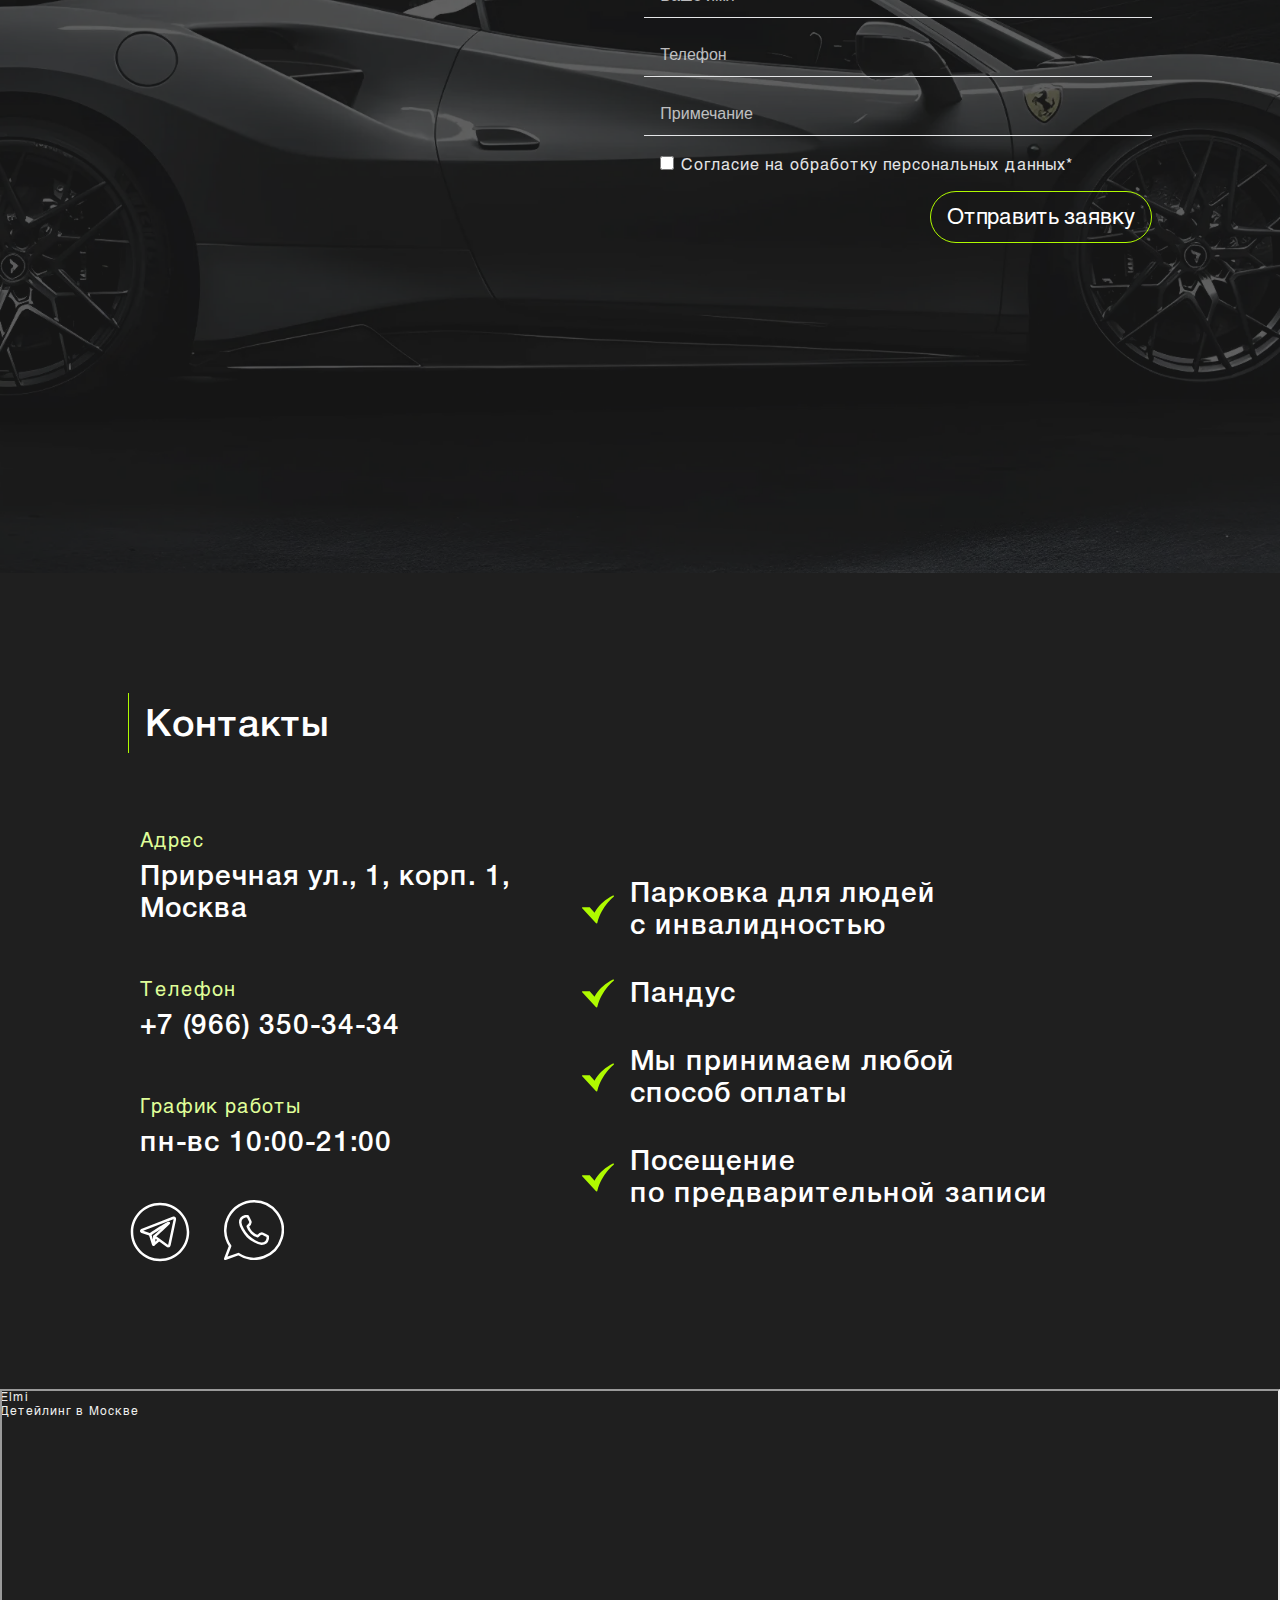
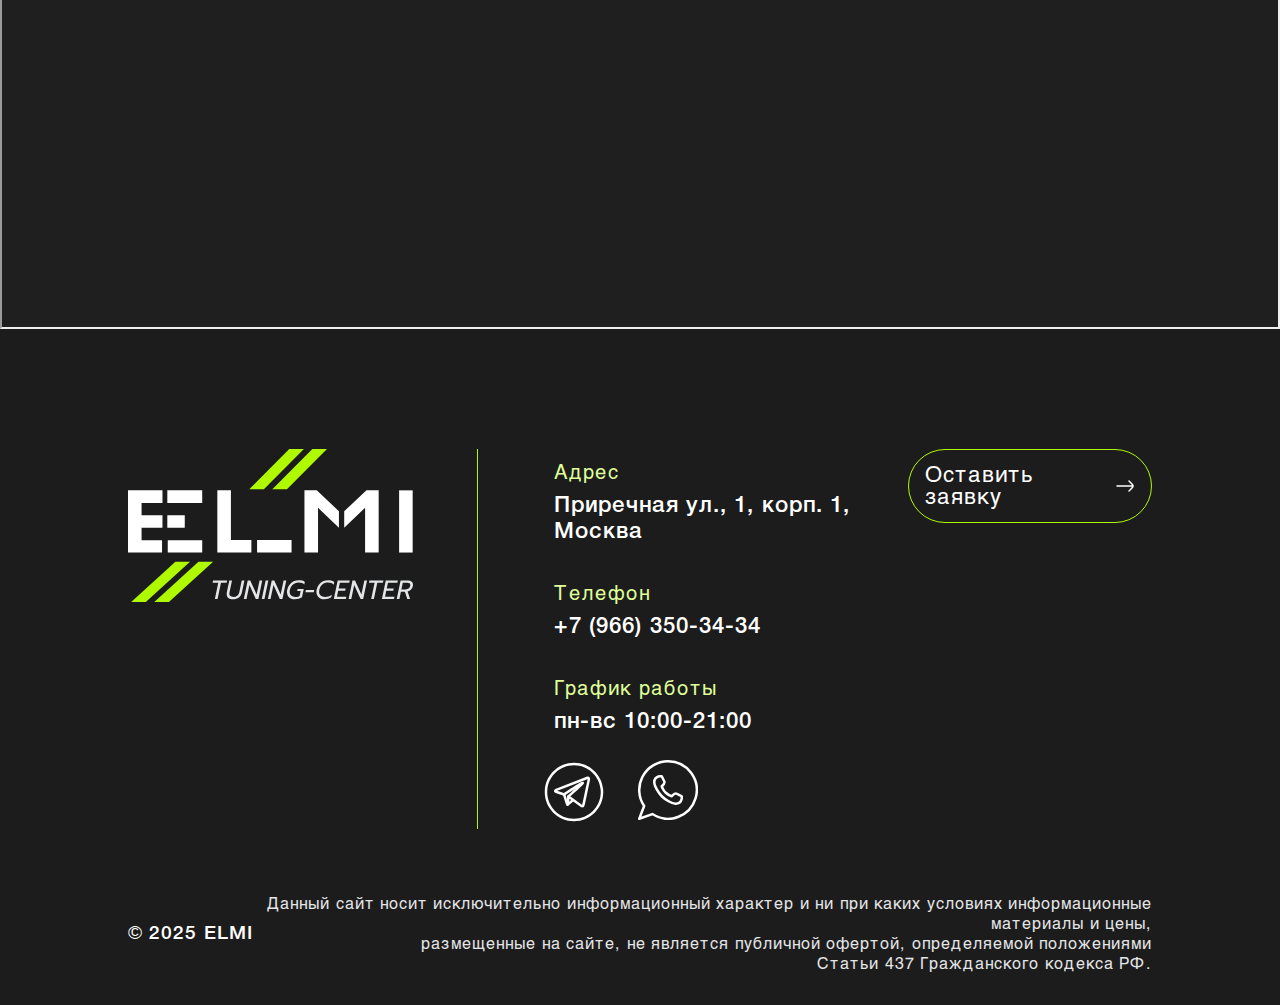
<file: services-polishing.html>
<!DOCTYPE html>
<html lang="ru">

<head>
    <meta charset="UTF-8">
    <meta name="viewport" content="width=device-width, initial-scale=1.0">
    <title>ELMI</title>
    <link rel="shortcut icon" href="img/svg/favicon.ico">
    <link rel="stylesheet" href="styles.css">
</head>

<body>
    <div class="container">
        <header class="header">
            <div class="header-content">
                <a href="/main.html" class="logo"><img src="img/svg/logo-full.svg" alt="logo"></a>
                <img src="img/svg/Line.svg" alt="line" class="line-decoration">
                <ul class="header-menu">
                    <li><a href="/services.html">Услуги</a></li>
                    <li><a href="/about.html">О нас</a></li>
                    <li><a href="/portfolio.html">Портфолио</a></li>
                    <li><a href="/contacts.html">Контакты</a></li>
                </ul>
                <img src="img/svg/Line.svg" alt="line" class="line-decoration">

                <div class="header-contacts">
                    <a href="tel:»:+79663503434">+7 (966) 350-34-34</a>
                    <div class="personal-account">
                            <a href="/auth.html"><svg class="personal-account-icon" xmlns="http://www.w3.org/2000/svg"
                                    version="1.1" xmlns:xlink="http://www.w3.org/1999/xlink" width="32" height="32"
                                    x="0" y="0" viewbox="0 0 512 512" xml:space="preserve" fill="#fff">
                                    <g>
                                        <path
                                            d="M437.02 74.98C388.668 26.63 324.379 0 256 0S123.332 26.629 74.98 74.98C26.63 123.332 0 187.621 0 256s26.629 132.668 74.98 181.02C123.332 485.37 187.621 512 256 512s132.668-26.629 181.02-74.98C485.37
                                 388.668 512 324.379 512 256s-26.629-132.668-74.98-181.02zM111.105 429.297c8.454-72.735 70.989-128.89 144.895-128.89 38.96 0 75.598 15.179 103.156 42.734 23.281 23.285 37.965 53.687 41.742 86.152C361.641 462.172 311.094 482 256
                                 482s-105.637-19.824-144.895-52.703zM256 269.507c-42.871 0-77.754-34.882-77.754-77.753C178.246 148.879 213.13 114 256 114s77.754 34.879 77.754 77.754c0 42.871-34.883 77.754-77.754 77.754zm170.719 134.427a175.9 175.9 0 0 
                                 0-46.352-82.004c-18.437-18.438-40.25-32.27-64.039-40.938 28.598-19.394 47.426-52.16 47.426-89.238C363.754 132.34 315.414 84 256 84s-107.754 48.34-107.754 107.754c0 37.098 18.844 69.875 47.465 89.266-21.887 7.976-42.14 
                                 20.308-59.566 36.542-25.235 23.5-42.758 53.465-50.883 86.348C50.852 364.242 30 312.512 30 256 30 131.383 131.383 30 256 30s226 101.383 226 226c0 56.523-20.86 108.266-55.281 147.934zm0 0">
                                        </path>
                                    </g>
                                </svg></a>
                        </div>
                    <a href="#entry-form" class="button request-button">Оставить заявку <svg data-v-5dfe8db4="" class="btn-big-arrow__icon"
                            xmlns="http://www.w3.org/2000/svg">
                            <path data-v-5dfe8db4=""
                                d="M4 11.25C3.58579 11.25 3.25 11.5858 3.25 12C3.25 12.4142 3.58579 12.75 4 12.75L4 11.25ZM20 12.75C20.4142 12.75 20.75 12.4142 20.75 12C20.75 11.5858 20.4142 
                    11.25 20 11.25V12.75ZM16.528 6.46731C16.2338 6.17573 15.7589 6.17784 15.4673 6.47204C15.1757 6.76624 15.1778 7.24111 15.472 7.53269L16.528 6.46731ZM17.763 8.74731L17.235 9.28L17.763 
                    8.74731ZM17.763 15.2527L18.2909 15.7854L17.763 15.2527ZM15.472 16.4673C15.1778 16.7589 15.1757 17.2338 15.4673 17.528C15.7589 17.8222 16.2338 17.8243 16.528 17.5327L15.472 16.4673ZM19.9801
                     11.6867L20.7241 11.5918V11.5918L19.9801 11.6867ZM19.9801 12.3133L20.7241 12.4082V12.4082L19.9801 12.3133ZM4 12.75L20 12.75V11.25L4 11.25L4 12.75ZM15.472 7.53269L17.235 9.28L18.2909 8.21462L16.528
                      6.46731L15.472 7.53269ZM17.235 14.72L15.472 16.4673L16.528 17.5327L18.2909 15.7854L17.235 14.72ZM17.235 9.28C17.9505 9.98914 18.4413 10.4772 18.7734 10.8907C19.096 11.2924 19.2067 11.5504 19.2361
                       11.7815L20.7241 11.5918C20.6453 10.9737 20.3504 10.4588 19.9429 9.95146C19.545 9.45597 18.9814 8.89892 18.2909 8.21462L17.235 9.28ZM18.2909 15.7854C18.9814 15.1011 19.545 14.544 19.9429 14.0485C20.3504
                        13.5412 20.6453 13.0263 20.7241 12.4082L19.2361 12.2185C19.2067 12.4496 19.096 12.7076 18.7734 13.1093C18.4413 13.5228 17.9505 14.0109 17.235 14.72L18.2909 15.7854ZM19.2361 11.7815C19.2546 11.9266 19.2546
                         12.0734 19.2361 12.2185L20.7241 12.4082C20.7586 12.1371 20.7586 11.8629 20.7241 11.5918L19.2361 11.7815Z">
                             </path>
                        </svg>
                    </a>
                </div>
            </div>
        </header>


        <div class="main-screen" style="background-image: url(img/webp/screensever-polished.png)">
            <div class="content">
                <div class="content-text">
                    <h1>Полировка кузова</h1>
                    <p>Полная и мягкая абразивная полировка кузова для удаления царапин и восстановления ровного блеска
                        <br>и гладкости лакокрасочного покрытия автомобиля.</p>
                </div>
                <div class="content-button">
                    <button class="request-button">Записаться<svg data-v-5dfe8db4="" class="btn-big-arrow__icon"
                            xmlns="http://www.w3.org/2000/svg">
                            <path data-v-5dfe8db4=""
                                d="M4 11.25C3.58579 11.25 3.25 11.5858 3.25 12C3.25 12.4142 3.58579 12.75 4 12.75L4 11.25ZM20 12.75C20.4142 12.75 20.75 12.4142 20.75 12C20.75 11.5858 20.4142 
                    11.25 20 11.25V12.75ZM16.528 6.46731C16.2338 6.17573 15.7589 6.17784 15.4673 6.47204C15.1757 6.76624 15.1778 7.24111 15.472 7.53269L16.528 6.46731ZM17.763 8.74731L17.235 9.28L17.763 
                    8.74731ZM17.763 15.2527L18.2909 15.7854L17.763 15.2527ZM15.472 16.4673C15.1778 16.7589 15.1757 17.2338 15.4673 17.528C15.7589 17.8222 16.2338 17.8243 16.528 17.5327L15.472 16.4673ZM19.9801
                     11.6867L20.7241 11.5918V11.5918L19.9801 11.6867ZM19.9801 12.3133L20.7241 12.4082V12.4082L19.9801 12.3133ZM4 12.75L20 12.75V11.25L4 11.25L4 12.75ZM15.472 7.53269L17.235 9.28L18.2909 8.21462L16.528
                      6.46731L15.472 7.53269ZM17.235 14.72L15.472 16.4673L16.528 17.5327L18.2909 15.7854L17.235 14.72ZM17.235 9.28C17.9505 9.98914 18.4413 10.4772 18.7734 10.8907C19.096 11.2924 19.2067 11.5504 19.2361
                       11.7815L20.7241 11.5918C20.6453 10.9737 20.3504 10.4588 19.9429 9.95146C19.545 9.45597 18.9814 8.89892 18.2909 8.21462L17.235 9.28ZM18.2909 15.7854C18.9814 15.1011 19.545 14.544 19.9429 14.0485C20.3504
                        13.5412 20.6453 13.0263 20.7241 12.4082L19.2361 12.2185C19.2067 12.4496 19.096 12.7076 18.7734 13.1093C18.4413 13.5228 17.9505 14.0109 17.235 14.72L18.2909 15.7854ZM19.2361 11.7815C19.2546 11.9266 19.2546
                         12.0734 19.2361 12.2185L20.7241 12.4082C20.7586 12.1371 20.7586 11.8629 20.7241 11.5918L19.2361 11.7815Z">
                             </path>
                        </svg>
                    </button>
                </div>
            </div>
        </div>


        <ul class="breadcrumb">
            <li><a href="/main.html">Главная</a></li>
            <li><a href="/services.html">Услуги</a></li>
            <li>Полировка кузова</li>
        </ul>


        <div class="block-about">
            <div class="block-about-text-cleaning">
                <h2>Полировка кузова автомобиля</h2>
            </div>
            <div class="block-about-statistic-cleaning">
                <p>Полировка - комплекс процедур, способствующий сохранению глубины цвета, восстановлению лакокрасочного
                    покрытия и его защите от воздействия окружающей среды.</p>
            </div>
        </div>

        <div class="table-wrap">
            <div class="heading">
                <h3>Прайс-лист</h3>
            </div>
            <div class="table">
                <table>
                    <thead class="thead-border-botom">
                        <tr>
                            <th class="h4">Полировка</th>

                            <th><img src="img/svg/car-1.svg" alt=""></th>
                            <th><img src="img/svg/car-2.svg" alt=""></th>
                            <th><img src="img/svg/car-3.svg" alt=""></th>
                            <th><img src="img/svg/car-4.svg" alt=""></th>
                            <th><img src="img/svg/car-5.svg" alt=""></th>
                            <th><img src="img/svg/car-6.svg" alt=""></th>
                            <th><img src="img/svg/car-7.svg" alt=""></th>
                        </tr>
                    </thead>
                    <tbody>
                        <tr>
                            <td>
                                <p>Подготовка кузова авто к полировке</p>
                            </td>
                            <td>от 5000</td>
                            <td>от 5000</td>
                            <td>от 5500</td>
                            <td>от 6500</td>
                            <td>от 7500</td>
                            <td>от 9000</td>
                            <td>от 8000</td>
                        </tr>
                        <tr>
                            <td>
                                <p>Мягкая полировка кузова</p>
                            </td>
                            <td>от 20000</td>
                            <td>от 23000</td>
                            <td>от 27500</td>
                            <td>от 30000</td>
                            <td>от 35000</td>
                            <td>от 40000</td>
                            <td>от 35000</td>
                        </tr>

                        <tr>
                            <td>
                                <p>Полная абразивная полировка</p>
                            </td>
                            <td>от 35000</td>
                            <td>от 37000</td>
                            <td>от 38500</td>
                            <td>от 40000</td>
                            <td>от 43000</td>
                            <td>от 50000</td>
                            <td>от 45000</td>
                        </tr>

                        <tr>
                            <td>
                                <p>Разбор/сбор под полировку (ручки, шильдики и т.д.)</p>
                            </td>
                            <td>от 7000</td>
                            <td>от 7000</td>
                            <td>от 7000</td>
                            <td>от 7000</td>
                            <td>от 9000</td>
                            <td>от 9000</td>
                            <td>от 9000</td>
                        </tr>
                    </tbody>
                </table>
                <div class="text-about-price">
                    <p>*Стоимость включает работу и материалы. Цены указаны в рублях.</p>
                </div>
            </div>
        </div>


        <div class="block-cleaning-step">
            <div class="heading">
                <h3>Этапы работы</h3>
            </div>

            <div class="cleaning-step-img">
                <div class="card-step-top">
                    <div class="card-step">
                        <img src="img/webp/polishing-step01.png" alt="">
                        <div class="card-caption">
                            <h6>1. Очистка поверхности авто</h6>
                        </div>
                    </div>
                    <div class="card-step">
                        <img src="img/webp/polishing-step02.png" alt="">
                        <div class="card-caption">
                            <h6>2. Определение состояния лакокрасочного покрытия</h6>
                        </div>
                    </div>
                    <div class="card-step">
                        <img src="img/webp/polishing-step03.png" alt="">
                        <div class="card-caption">
                            <h6>3. Удаление дефектов и полировка</h6>
                        </div>
                    </div>
                </div>
            </div>
        </div>


         <div class="block-form" id="entry-form">
            <form class="form">
                <div class="form-text">
                    <h2 class="form-title">Оставить заявку</h2>
                    <p class="form-info">Оставьте свои контактные данные и мы свяжемся <br> с Вами в ближайшее время</p>
                </div>
                <div class="form-inner">
                    <div class="form-inputs">
                        <input type="text" name="name" class="input" placeholder="Ваше имя">
                        <input type="text" id="phone" inputmode="tel" class="input" name="phone" placeholder="Телефон">
                        <input type="text" id="message" class="input" name="message" placeholder="Примечание">
                    </div>
                    <div class="policy-checkbox-text">
                        <input type="checkbox" id="policy" class="checkbox" name="policy">
                        <label for="policy" class="policy-text">Согласие на обработку персональных данных*</label>
                    </div>
                    <button type="submit">Отправить заявку</button>
                </div>
            </form>
        </div>

        <div class="block-contacts">
            <div class="heading">
                <h3>Контакты</h3>
            </div>
            <div class="block-contacts-content">
                <div class="contacts-left">
                    <div class="contacts-left-text">
                        <p>Адрес</p>
                        <h4><a
                                href="https://yandex.ru/maps/213/moscow/house/prirechnaya_ulitsa_1k1/Z04YdQFpTEYHQFtvfXp1cHxqYw==/">Приречная ул., 1,
                                корп. 1, Москва</a></h4>
                    </div>
                    <div class="contacts-left-text">
                        <p>Телефон</p>

                        <h4><a href="tel:»:+79663503434">+7 (966) 350-34-34</a></h4>

                    </div>
                    <div class="contacts-left-text">
                        <p>График работы</p>
                        <h4>пн-вс 10:00-21:00</h4>
                    </div>
                    <div class="contact-left-messengers">
                        <a href="https://t.me/+79663503434"><svg xmlns="http://www.w3.org/2000/svg" class="tg"
                                version="1.1" xmlns:xlink="http://www.w3.org/1999/xlink" width="64" height="64" x="0"
                                y="0" viewbox="0 0 64 64 " style="enable-background:new 0 0 512 512"
                                xml:space="preserve" fill-rule="evenodd" fill="#fff">
                                <g>
                                    <path
                                        d="M33.131 28.68c-3.818 3.513-7.544 6.84-7.544 6.84a1.25 1.25 0 1 0 1.665 1.864s9.762-8.714 13.93-12.882c.637-.636.828-1.122.862-1.325a1.242 1.242 0 0 0-.353-1.14 1.294 1.294 0 0 0-.905-.398c-.212-.01-.684.073-1.319.372-3.633 1.71-18.08 11.334-18.08 11.334a1.25 1.25 0 1 0 1.386 2.08s5.378-3.586 10.358-6.745z"
                                        opacity="1" data-original="#000000" class=""></path>
                                    <path
                                        d="M32 2.75C15.856 2.75 2.75 15.856 2.75 32S15.856 61.25 32 61.25 61.25 48.144 61.25 32 48.144 2.75 32 2.75zm0 2.5c14.764 0 26.75 11.986 26.75 26.75S46.764 58.75 32 58.75 5.25 46.764 5.25 32 17.236 5.25 32 5.25z"
                                        opacity="1" data-original="#000000" class=""></path>
                                    <path
                                        d="m21.076 35.375 2.675 8.702c.01.032.021.064.033.094.285.715.57 1.13.775 1.327.37.356.749.438 1.063.43.442-.013 1.154-.277 1.436-1.325.02-.077.034-.155.04-.234l.404-5.57 10.567 7.773c1.086.824 2.062.999 2.801.773.763-.233 1.502-.932 1.851-2.42.002-.008.005-.017.006-.026l5.216-24.577c.31-1.309.136-2.287-.29-2.858-.493-.665-1.426-1.117-3.013-.688a1 1 0 0 0-.126.041L13.878 28.7c-.047.018-.093.04-.139.063-1.451.78-1.774 1.67-1.779 2.248-.005.777.54 1.529 1.465 1.9.028.011.055.022.084.03zm24.516-16.242c-.012.178-.036.42-.085.623l-.008.033-5.214 24.574a3.26 3.26 0 0 1-.19.518 3.37 3.37 0 0 1-.518-.305l-.019-.013-12.399-9.119a1.251 1.251 0 0 0-1.987.917l-.225 3.096-1.673-5.44a1.251 1.251 0 0 0-.812-.822l-7.247-2.332 30.132-11.687a2.55 2.55 0 0 1 .245-.043z"
                                        opacity="1" data-original="#000000" class=""></path>
                                    <path
                                        d="m26.442 45.617 5.435-4.694a1.25 1.25 0 0 0-1.634-1.893l-5.434 4.694a1.25 1.25 0 1 0 1.633 1.893z"
                                        opacity="1" data-original="#000000" class=""></path>
                                </g>
                            </svg></a>
                        <a
                            href="https://wa.me/79663503434?text=%D0%9E%D0%B1%D1%80%D0%B0%D1%89%D0%B5%D0%BD%D0%B8%D0%B5+%D0%B8%D0%B7+%D0%AF%D0%BD%D0%B4%D0%B5%D0%BA%D1%81+%D0%9A%D0%B0%D1%80%D1%82%0A%D0%97%D0%B4%D1%80%D0%B0%D0%B2%D1%81%D1%82%D0%B2%D1%83%D0%B9%D1%82%D0%B5!+%D0%9C%D0%B5%D0%BD%D1%8F+%D0%B7%D0%B0%D0%B8%D0%BD%D1%82%D0%B5%D1%80%D0%B5%D1%81%D0%BE%D0%B2%D0%B0%D0%BB%D0%BE+%D0%B2%D0%B0%D1%88%D0%B5+%D0%BF%D1%80%D0%B5%D0%B4%D0%BB%D0%BE%D0%B6%D0%B5%D0%BD%D0%B8%D0%B5">

                            <svg xmlns="http://www.w3.org/2000/svg" class="wa" version="1.1"
                                xmlns:xlink="http://www.w3.org/1999/xlink" width="60" height="60" x="0" y="0"
                                viewbox="0 0 24 24" style="enable-background:new 0 0 512 512" xml:space="preserve"
                                fill="none" stroke="#ffffff">
                                <g>
                                    <g stroke-linecap="round" stroke-linejoin="round">
                                        <path
                                            d="M12 .5a11.5 11.5 0 0 0-9.54 17.92L.5 23.5l5.23-1.87A11.5 11.5 0 1 0 12 .5z"
                                            fill="" opacity="1"></path>
                                        <path
                                            d="M9.5 14.5c1.3 1.3 4.17 3 5.5 3a2.53 2.53 0 0 0 2.5-2v-1s-1.23-.6-2-1-2 1-2 1A6.52 6.52 0 0 1 11 13a6.52 6.52 0 0 1-1.5-2.5s1.4-1.23 1-2-1-2-1-2h-1a2.53 2.53 0 0 0-2 2.5c0 1.33 1.7 4.2 3 5.5z"
                                            fill="" opacity="1"></path>
                                    </g>
                                </g>

                            </svg></a>
                    </div>
                </div>
                <div class="contacts-right">
                    <div class="contacts-right-text">
                        <img src="img/svg/Check.svg" alt="check">
                        <h4>Парковка для людей с инвалидностью</h4>
                    </div>
                    <div class="contacts-right-text">
                        <img src="img/svg/Check.svg" alt="check">
                        <h4>Пандус</h4>
                    </div>
                    <div class="contacts-right-text">
                        <img src="img/svg/Check.svg" alt="check">
                        <h4>Мы принимаем любой способ оплаты</h4>
                    </div>
                    <div class="contacts-right-text">
                        <img src="img/svg/Check.svg" alt="check">
                        <h4>Посещение по предварительной записи</h4>
                    </div>
                </div>
            </div>
        </div>
        <div class="map">
            <div style="position:relative;overflow:hidden;"><a
                    href="https://yandex.ru/maps/org/elmi/139070241047/?utm_medium=mapframe&utm_source=maps"
                    style="color:#eee;font-size:12px;position:absolute;top:0px;">Elmi</a><a
                    href="https://yandex.ru/maps/213/moscow/category/auto_detailing/9561111444/?utm_medium=mapframe&utm_source=maps"
                    style="color:#eee;font-size:12px;position:absolute;top:14px;">Детейлинг в Москве</a><iframe
                    src="https://yandex.ru/map-widget/v1/org/elmi/139070241047/?ll=37.369528%2C55.641044&utm_content=more-reviews&utm_medium=reviews&utm_source=maps-reviews-widget&z=16.95"
                    style="position:relative;"></iframe>
            </div>
        </div>
        <footer class="footer">
            <div class="footer-content">
                <div class="footer-logo-contacts">
                    <a href="/main.html" class="logo"><img src="img/svg/logo-full.svg" alt=""></a>
                    <div class="footer-contacts">
                        <div class="contacts-left-text">
                            <p>Адрес</p>
                            <h5><a
                                    href="https://yandex.ru/maps/213/moscow/house/prirechnaya_ulitsa_1k1/Z04YdQFpTEYHQFtvfXp1cHxqYw==/">Приречная ул., 1,
                                    корп. 1, Москва</a></h5>
                        </div>
                        <div class="contacts-left-text">
                            <p>Телефон</p>

                            <h5><a href="tel:»:+79663503434">+7 (966) 350-34-34</a></h5>

                        </div>
                        <div class="contacts-left-text">
                            <p>График работы</p>
                            <h5>пн-вс 10:00-21:00</h5>
                        </div>
                        <div class="contact-left-messengers">
                            <a href="https://t.me/+79663503434"><svg xmlns="http://www.w3.org/2000/svg" class="tg"
                                    version="1.1" xmlns:xlink="http://www.w3.org/1999/xlink" width="64" height="64"
                                    x="0" y="0" viewbox="0 0 64 64" style="enable-background:new 0 0 512 512"
                                    xml:space="preserve" fill-rule="evenodd" fill="#ffffff">

                                    <g>
                                        <path
                                            d="M33.131 28.68c-3.818 3.513-7.544 6.84-7.544 6.84a1.25 1.25 0 1 0 1.665 1.864s9.762-8.714 13.93-12.882c.637-.636.828-1.122.862-1.325a1.242 1.242 0 0 0-.353-1.14 1.294 1.294 0 0 0-.905-.398c-.212-.01-.684.073-1.319.372-3.633 1.71-18.08 11.334-18.08 11.334a1.25 1.25 0 1 0 1.386 2.08s5.378-3.586 10.358-6.745z"
                                            opacity="1" data-original="#000000" class=""></path>
                                        <path
                                            d="M32 2.75C15.856 2.75 2.75 15.856 2.75 32S15.856 61.25 32 61.25 61.25 48.144 61.25 32 48.144 2.75 32 2.75zm0 2.5c14.764 0 26.75 11.986 26.75 26.75S46.764 58.75 32 58.75 5.25 46.764 5.25 32 17.236 5.25 32 5.25z"
                                            opacity="1" data-original="#000000" class=""></path>
                                        <path
                                            d="m21.076 35.375 2.675 8.702c.01.032.021.064.033.094.285.715.57 1.13.775 1.327.37.356.749.438 1.063.43.442-.013 1.154-.277 1.436-1.325.02-.077.034-.155.04-.234l.404-5.57 10.567 7.773c1.086.824 2.062.999 2.801.773.763-.233 1.502-.932 1.851-2.42.002-.008.005-.017.006-.026l5.216-24.577c.31-1.309.136-2.287-.29-2.858-.493-.665-1.426-1.117-3.013-.688a1 1 0 0 0-.126.041L13.878 28.7c-.047.018-.093.04-.139.063-1.451.78-1.774 1.67-1.779 2.248-.005.777.54 1.529 1.465 1.9.028.011.055.022.084.03zm24.516-16.242c-.012.178-.036.42-.085.623l-.008.033-5.214 24.574a3.26 3.26 0 0 1-.19.518 3.37 3.37 0 0 1-.518-.305l-.019-.013-12.399-9.119a1.251 1.251 0 0 0-1.987.917l-.225 3.096-1.673-5.44a1.251 1.251 0 0 0-.812-.822l-7.247-2.332 30.132-11.687a2.55 2.55 0 0 1 .245-.043z"
                                            opacity="1" data-original="#000000" class=""></path>
                                        <path
                                            d="m26.442 45.617 5.435-4.694a1.25 1.25 0 0 0-1.634-1.893l-5.434 4.694a1.25 1.25 0 1 0 1.633 1.893z"
                                            opacity="1" data-original="#000000" class=""></path>
                                    </g>

                                </svg></a>
                            <a
                                href="https://wa.me/79663503434?text=%D0%9E%D0%B1%D1%80%D0%B0%D1%89%D0%B5%D0%BD%D0%B8%D0%B5+%D0%B8%D0%B7+%D0%AF%D0%BD%D0%B4%D0%B5%D0%BA%D1%81+%D0%9A%D0%B0%D1%80%D1%82%0A%D0%97%D0%B4%D1%80%D0%B0%D0%B2%D1%81%D1%82%D0%B2%D1%83%D0%B9%D1%82%D0%B5!+%D0%9C%D0%B5%D0%BD%D1%8F+%D0%B7%D0%B0%D0%B8%D0%BD%D1%82%D0%B5%D1%80%D0%B5%D1%81%D0%BE%D0%B2%D0%B0%D0%BB%D0%BE+%D0%B2%D0%B0%D1%88%D0%B5+%D0%BF%D1%80%D0%B5%D0%B4%D0%BB%D0%BE%D0%B6%D0%B5%D0%BD%D0%B8%D0%B5">
                                <svg xmlns="http://www.w3.org/2000/svg" class="wa" version="1.1"
                                    xmlns:xlink="http://www.w3.org/1999/xlink" width="60" height="60" x="0" y="0"
                                    viewbox="0 0 24 24" fill="none" stroke="#ffffff"
                                    style="enable-background:new 0 0 512 512" xml:space="preserve">
                                    <g>
                                        <g stroke-linecap="round" stroke-linejoin="round">
                                            <path
                                                d="M12 .5a11.5 11.5 0 0 0-9.54 17.92L.5 23.5l5.23-1.87A11.5 11.5 0 1 0 12 .5z"
                                                fill="" opacity="1"></path>
                                            <path
                                                d="M9.5 14.5c1.3 1.3 4.17 3 5.5 3a2.53 2.53 0 0 0 2.5-2v-1s-1.23-.6-2-1-2 1-2 1A6.52 6.52 0 0 1 11 13a6.52 6.52 0 0 1-1.5-2.5s1.4-1.23 1-2-1-2-1-2h-1a2.53 2.53 0 0 0-2 2.5c0 1.33 1.7 4.2 3 5.5z"
                                                fill="" opacity="1"></path>
                                        </g>
                                    </g>

                                </svg> </a>
                        </div>
                    </div>
                </div>
                <a href="#entry-form" class="button request-button">Оставить заявку <svg data-v-5dfe8db4="" class="btn-big-arrow__icon"
                        xmlns="http://www.w3.org/2000/svg">
                        <path data-v-5dfe8db4=""
                            d="M4 11.25C3.58579 11.25 3.25 11.5858 3.25 12C3.25 12.4142 3.58579 12.75 4 12.75L4 11.25ZM20 12.75C20.4142 12.75 20.75 12.4142 20.75 12C20.75 11.5858 20.4142 
                    11.25 20 11.25V12.75ZM16.528 6.46731C16.2338 6.17573 15.7589 6.17784 15.4673 6.47204C15.1757 6.76624 15.1778 7.24111 15.472 7.53269L16.528 6.46731ZM17.763 8.74731L17.235 9.28L17.763 
                    8.74731ZM17.763 15.2527L18.2909 15.7854L17.763 15.2527ZM15.472 16.4673C15.1778 16.7589 15.1757 17.2338 15.4673 17.528C15.7589 17.8222 16.2338 17.8243 16.528 17.5327L15.472 16.4673ZM19.9801
                     11.6867L20.7241 11.5918V11.5918L19.9801 11.6867ZM19.9801 12.3133L20.7241 12.4082V12.4082L19.9801 12.3133ZM4 12.75L20 12.75V11.25L4 11.25L4 12.75ZM15.472 7.53269L17.235 9.28L18.2909 8.21462L16.528
                      6.46731L15.472 7.53269ZM17.235 14.72L15.472 16.4673L16.528 17.5327L18.2909 15.7854L17.235 14.72ZM17.235 9.28C17.9505 9.98914 18.4413 10.4772 18.7734 10.8907C19.096 11.2924 19.2067 11.5504 19.2361
                       11.7815L20.7241 11.5918C20.6453 10.9737 20.3504 10.4588 19.9429 9.95146C19.545 9.45597 18.9814 8.89892 18.2909 8.21462L17.235 9.28ZM18.2909 15.7854C18.9814 15.1011 19.545 14.544 19.9429 14.0485C20.3504
                        13.5412 20.6453 13.0263 20.7241 12.4082L19.2361 12.2185C19.2067 12.4496 19.096 12.7076 18.7734 13.1093C18.4413 13.5228 17.9505 14.0109 17.235 14.72L18.2909 15.7854ZM19.2361 11.7815C19.2546 11.9266 19.2546
                         12.0734 19.2361 12.2185L20.7241 12.4082C20.7586 12.1371 20.7586 11.8629 20.7241 11.5918L19.2361 11.7815Z">
                        </path>
                    </svg>
                </a>
            </div>

            <div class="footer-additional-text">
                <h6>© 2025 ELMI</h6>
                <p>Данный сайт носит исключительно информационный характер и ни при каких условиях информационные
                    материалы и цены, <br> размещенные на сайте, не является публичной офертой, определяемой положениями
                    Статьи 437 Гражданского кодекса РФ.</p>
            </div>
        </footer>

    </div>
    <script src="script.js"></script>
    <script src="https://code.jquery.com/jquery-3.6.0.min.js" defer></script>
</body>

</html>
</file>
<file: styles.css>
@charset "UTF-8";
* {
  margin: 0;
  padding: 0;
  box-sizing: border-box;
  scroll-behavior: smooth;
}

@font-face {
  font-family: "Helvetica";
  font-style: normal;
  font-weight: 400;
  src: url("fonts/helvetica_regular-russian.woff2") format("woff2");
  unicode-range: U+21-23, U+25-5F, U+61-7E, U+AB, U+BB, U+401, U+410-44F, U+451, U+2013-2014, U+2018-2019, U+201C, U+201C-201E, U+2026, U+20BD;
}
@font-face {
  font-family: "HelveticaNeue";
  font-style: normal;
  font-weight: 500;
  src: url("fonts/helveticaneue-medium-russian.woff2") format("woff2");
  unicode-range: U+21-23, U+25-5F, U+61-7E, U+AB, U+BB, U+401, U+410-44F, U+451, U+2013-2014, U+2018-2019, U+201C, U+201C-201E, U+2026, U+20BD;
}
h1 {
  font-size: clamp(2.875rem, 2.1538461538rem + 3.2051282051vw, 6rem);
  color: #fff;
  font-family: "HelveticaNeue", sans-serif;
  font-weight: 500;
}

h2 {
  font-size: clamp(1.625rem, 1.0769230769rem + 2.4358974359vw, 4rem);
  color: #fff;
  font-family: "HelveticaNeue", sans-serif;
  font-weight: 500;
}

h3 {
  font-size: clamp(1.5rem, 1.1538461538rem + 1.5384615385vw, 3rem);
  color: #fff;
  font-family: "HelveticaNeue", sans-serif;
  font-weight: 500;
}

h4, .h4 {
  font-size: clamp(1.375rem, 1.2307692308rem + 0.641025641vw, 2rem);
  color: #fff;
  font-family: "HelveticaNeue", sans-serif;
  font-weight: 500;
}

h5 {
  font-size: clamp(1.25rem, 1.1923076923rem + 0.2564102564vw, 1.5rem);
  color: #fff;
  font-family: "HelveticaNeue", sans-serif;
  font-weight: 500;
}

h6 {
  font-size: clamp(1.125rem, 1.0961538462rem + 0.1282051282vw, 1.25rem);
  color: #fff;
  font-family: "HelveticaNeue", sans-serif;
  font-weight: 500;
}

body {
  font-size: clamp(0.875rem, 0.7307692308rem + 0.641025641vw, 1.5rem);
}

body {
  font-family: "Helvetica", sans-serif;
  background-color: #1f1f1f;
  color: #E4E5E7;
  letter-spacing: 0.0625rem;
}

a {
  color: #fff;
  text-decoration: none;
  transition: 0.3s ease-out;
}
a:hover {
  color: #AFFA00;
}

.container {
  max-width: 120rem;
  margin: 0 auto;
  padding: 0;
}

button, .button {
  background-color: transparent;
  color: white;
  padding: 0.875rem 1rem;
  border: 0.0625rem solid #AFFA00;
  border-radius: 2.5rem;
  font-size: 1.375rem;
  font-family: "Helvetica";
  gap: 0.5rem;
  line-height: 1;
  vertical-align: middle;
  transition: 0.3s ease-out;
  cursor: pointer;
  display: flex;
  justify-content: space-between;
  align-items: center;
}
button svg, .button svg {
  vertical-align: middle;
  width: 1.5rem;
  height: 1.5rem;
  fill: #fff;
}
button:hover, .button:hover {
  background-color: #AFFA00;
  color: #1f1f1f;
}
button:hover svg, .button:hover svg {
  fill: #1f1f1f;
}

input {
  border: none;
  padding: 0.75rem 1rem;
  border-bottom: 0.0625rem solid #E4E5E7;
  background-color: transparent;
  font-size: 1rem;
  width: 100%;
  color: #E4E5E7;
  transition: all 0.3s ease;
}
input::placeholder {
  color: #E4E5E7;
  opacity: 0.8;
  transition: color 0.3s ease;
}
input:not(:placeholder-shown) {
  color: #fff;
}
input:focus {
  border: 0.0625rem solid #AFFA00;
  border-radius: 0.3125rem;
  outline: none;
  box-shadow: 0 0 0.1875rem rgba(175, 250, 0, 0.6);
}
input:focus::placeholder {
  color: #fff;
}

input[type=checkbox] {
  width: 0.875rem;
  height: 0.875rem;
  border-radius: 0.125rem;
  border: 0.0625rem solid #E4E5E7;
  transition: 500ms;
  accent-color: #AFFA00;
  box-shadow: none;
}

.heading {
  padding: 0.5rem 1rem;
  border-left: 0.0625rem solid #AFFA00;
  width: 100%;
}

header {
  position: fixed;
  top: 0;
  width: 100vw;
  background: transparent;
  transition: background-color 0.3s ease;
  z-index: 1000;
  line-height: 1;
}
header.scrolled {
  background-color: rgba(0, 0, 0, 0.5);
  backdrop-filter: blur(0.1875rem);
  -webkit-backdrop-filter: blur(0.1875rem);
}

.header-content {
  display: flex;
  justify-content: space-between;
  align-items: center;
  padding: 1rem 8rem 1rem 8rem;
}
.header-content .header-menu {
  list-style: none;
  display: flex;
  justify-content: space-between;
  align-items: center;
  gap: 2rem;
}
.header-content .header-contacts {
  display: flex;
  justify-content: space-between;
  align-items: center;
  gap: 2rem;
}
.header-content .header-contacts .personal-account {
  width: 2rem;
  height: 2rem;
  border-radius: 6.25rem;
  transition: 0.5s ease-out;
}
.header-content .header-contacts .personal-account:hover {
  background-color: #AFFA00;
  color: #1f1f1f;
}
.header-content .header-contacts .personal-account:hover svg {
  fill: #1f1f1f;
}

.main-screen {
  height: 100vh;
  padding: 0 8rem 7.5rem 8rem;
  display: flex;
  justify-content: flex-end;
  align-items: stretch;
  flex-direction: column;
  background-repeat: no-repeat;
  background-position: center;
  background-size: cover;
  width: 100%;
}
.main-screen .content {
  display: flex;
  flex-direction: column;
  align-items: stretch;
  gap: 4rem;
  position: relative;
  z-index: 10;
}
.main-screen .content .content-text {
  display: flex;
  flex-direction: column;
  align-items: flex-start;
  gap: 2rem;
}
.main-screen .content-button {
  display: flex;
  justify-content: space-between;
  align-items: center;
}
.main-screen .content-button .button-slider {
  display: flex;
  justify-content: space-between;
  align-items: center;
  gap: 1rem;
}

.slider {
  position: absolute;
  top: 0;
  left: 0;
  right: 0;
  width: 100%;
  max-width: 120rem;
  height: 100%;
  margin: 0 auto;
}
.slider .slides {
  position: absolute;
  width: 100%;
  height: 100%;
  opacity: 80%;
}
.slider .slides .slide {
  position: absolute;
  top: 0;
  left: 0;
  width: 100%;
  height: 100%;
  background-size: cover;
  background-position: center;
  opacity: 0;
  transition: opacity 0.8s ease-in-out;
  z-index: 0;
}
.slider .slides .slide.active {
  opacity: 1;
  z-index: 1;
}

.block-about {
  padding: 7.5rem 8rem 0 8rem;
}
.block-about .block-about-text {
  display: flex;
  text-align: center;
  flex-direction: column;
  gap: 2rem;
  padding-bottom: 4rem;
}
.block-about .block-about-text p {
  font-size: 2rem;
}
.block-about .block-about-statistic {
  display: flex;
  justify-content: space-between;
  align-items: center;
  border-top: 0.0625rem solid #AFFA00;
  padding-top: 4rem;
}
.block-about .block-about-statistic .block-about-statistic-module {
  display: flex;
  justify-content: space-between;
  align-items: center;
  gap: 0.5rem;
  line-height: 1;
}
.block-about .block-about-statistic .block-about-statistic-module h2 {
  font-family: Arial, Helvetica, sans-serif;
  font-weight: lighter;
  letter-spacing: -0.0625rem;
}

.block-services {
  display: flex;
  align-items: center;
  flex-direction: column;
  padding: 7.5rem 8rem;
  gap: 4rem;
}
.block-services .block-services-cards {
  display: flex;
  flex-wrap: wrap;
  gap: 1rem;
  justify-content: center;
}
.block-services .block-services-cards .card {
  position: relative;
  width: 100%;
  flex: 1 1 calc(33.333% - 1rem);
  max-width: calc(33.333% - 1rem);
  overflow: hidden;
  cursor: pointer;
  border-radius: 0.625rem;
}
.block-services .block-services-cards .card .card-link {
  display: block;
  position: relative;
  width: 100%;
  height: 100%;
  text-decoration: none;
}
.block-services .block-services-cards .card .card-link img {
  width: 100%;
  height: 100%;
  object-fit: cover;
  display: block;
  transition: transform 0.3s ease;
}
.block-services .block-services-cards .card .card-link::before {
  content: "";
  position: absolute;
  top: 0;
  left: 0;
  right: 0;
  bottom: 0;
  background-color: rgba(0, 0, 0, 0);
  transition: background-color 0.3s ease;
  z-index: 1;
}
.block-services .block-services-cards .card .card-link .text-overlay {
  position: absolute;
  bottom: 0;
  right: 0;
  width: 100%;
  padding: 1rem;
  opacity: 0;
  transition: opacity 0.3s ease;
  z-index: 2;
  text-align: right;
}
.block-services .block-services-cards .card .card-link .text-overlay p {
  font-size: 1rem;
  margin: 0;
}
.block-services .block-services-cards .card:hover .card-link img {
  transform: scale(1.05);
}
.block-services .block-services-cards .card:hover .card-link::before {
  background-color: rgba(0, 0, 0, 0.5);
}
.block-services .block-services-cards .card:hover .card-link .text-overlay {
  opacity: 1;
}
.block-services .block-services-button {
  width: 100%;
  display: flex;
  justify-content: flex-end;
}

@media (max-width: 56.25rem) {
  .card {
    flex: 1 1 calc(50% - 1rem);
    max-width: calc(50% - 1rem);
  }
}
@media (max-width: 37.5rem) {
  .card {
    flex: 1 1 100%;
    max-width: 100%;
  }
}
.block-form {
  background-image: url(img/webp/screensaver2-form.webp);
  background-position: center;
  background-repeat: no-repeat;
  background-size: cover;
  padding: 7.5rem 8rem;
  height: 67.5rem;
  display: flex;
  flex-direction: column;
  justify-content: center;
  align-items: flex-end;
}
.block-form .form {
  display: flex;
  flex-direction: column;
  align-items: flex-end;
  justify-content: center;
  gap: 2rem;
  text-align: right;
}
.block-form .form .form-text {
  display: flex;
  flex-direction: column;
  align-items: flex-end;
  gap: 1rem;
}
.block-form .form .form-text p {
  font-size: 1.1875rem;
}
.block-form .form .form-inner {
  display: flex;
  flex-direction: column;
  align-items: flex-end;
  gap: 1rem;
  width: 100%;
}
.block-form .form .form-inner .form-inputs {
  display: flex;
  flex-direction: column;
  align-items: flex-end;
  gap: 1rem;
  width: 100%;
}
.block-form .form .form-inner .policy-checkbox-text {
  width: 100%;
  text-align: left;
  padding-left: 1rem;
}
.block-form .form .form-inner .policy-checkbox-text input[type=checkbox] {
  width: 0.875rem;
  height: 0.875rem;
  border-radius: 0.125rem;
  border: 0.0625rem solid #E4E5E7;
  transition: 500ms;
  accent-color: #AFFA00;
}
.block-form .form .form-inner .policy-checkbox-text .policy-text {
  font-size: 1rem;
}

.block-contacts {
  display: flex;
  flex-direction: column;
  align-items: stretch;
  padding: 7.5rem 8rem;
  gap: 4rem;
}
.block-contacts .block-contacts-content {
  display: flex;
  justify-content: space-between;
  align-items: center;
}
.block-contacts .block-contacts-content .contacts-left {
  display: flex;
  flex-direction: column;
  align-items: flex-start;
  gap: 2rem;
}
.block-contacts .block-contacts-content .contacts-left .contacts-left-text {
  padding: 0.625rem 0.75rem;
  display: flex;
  align-items: flex-start;
  flex-direction: column;
  gap: 0.5rem;
}
.block-contacts .block-contacts-content .contacts-left .contacts-left-text p {
  color: #DFFD98;
}
.block-contacts .block-contacts-content .contacts-left .contact-left-messengers {
  display: flex;
  gap: 2rem;
}
.block-contacts .block-contacts-content .contacts-left .contact-left-messengers .wa:hover {
  stroke: #AFFA00;
}
.block-contacts .block-contacts-content .contacts-left .contact-left-messengers .tg:hover {
  fill: #AFFA00;
}
.block-contacts .block-contacts-content .contacts-right {
  display: flex;
  height: 20.75rem;
  flex-direction: column;
  justify-content: space-between;
  align-items: flex-start;
}
.block-contacts .block-contacts-content .contacts-right .contacts-right-text {
  display: flex;
  align-items: center;
  gap: 1rem;
}

.map {
  width: 100%;
  height: 33.75rem;
}
.map iframe {
  width: 100%;
  height: 33.75rem;
}

.footer {
  display: flex;
  flex-direction: column;
  align-items: stretch;
  padding: 7.5rem 8rem 2rem 8rem;
  gap: 4rem;
  background-color: #1c1c1c;
}
.footer .footer-content {
  display: flex;
  justify-content: space-between;
  align-items: center;
  align-items: flex-start;
}
.footer .footer-content .footer-logo-contacts {
  display: flex;
  justify-content: space-between;
  align-items: center;
  align-items: flex-start;
  gap: 4rem;
}
.footer .footer-content .footer-logo-contacts img {
  width: 17.8125rem;
}
.footer .footer-content .footer-logo-contacts .footer-contacts {
  padding-left: 4rem;
  border-left: 0.0625rem solid #AFFA00;
  display: flex;
  flex-direction: column;
  align-items: flex-start;
  gap: 1rem;
}
.footer .footer-content .footer-logo-contacts .footer-contacts .contacts-left-text {
  padding: 0.625rem 0.75rem;
  display: flex;
  align-items: flex-start;
  flex-direction: column;
  gap: 0.5rem;
}
.footer .footer-content .footer-logo-contacts .footer-contacts .contacts-left-text p {
  color: #DFFD98;
  font-size: 1.25rem;
}
.footer .footer-content .footer-logo-contacts .footer-contacts .contact-left-messengers {
  display: flex;
  gap: 2rem;
}
.footer .footer-content .footer-logo-contacts .footer-contacts .contact-left-messengers .wa:hover {
  stroke: #AFFA00;
}
.footer .footer-content .footer-logo-contacts .footer-contacts .contact-left-messengers .tg:hover {
  fill: #AFFA00;
}
.footer .footer-additional-text {
  display: flex;
  justify-content: space-between;
  align-items: center;
}
.footer .footer-additional-text p {
  font-size: 1rem;
  text-align: right;
  font-weight: 300;
}

.breadcrumb {
  padding: 3.25rem 8rem;
  list-style: none;
}
.breadcrumb li {
  display: inline;
  font-size: 0.875rem;
}
.breadcrumb li + li:before {
  padding: 0.25rem;
  color: #acacac;
  content: "/ ";
}
.breadcrumb li a {
  color: #acacac;
  text-decoration: none;
}
.breadcrumb li a:hover {
  color: #AFFA00;
}

.block-calc {
  padding: 0 8rem 7.5rem 8rem;
  display: flex;
  flex-direction: column;
  gap: 4rem;
}

.block-gallery-studio {
  display: flex;
  flex-direction: column;
  padding: 7.5rem 8rem;
  gap: 4rem;
}
.block-gallery-studio .gallery {
  display: flex;
  gap: 1rem;
  flex-direction: column;
  align-items: center;
}
.block-gallery-studio .gallery .container-img {
  overflow: hidden;
  border-radius: 0.625rem;
  display: flex;
  flex-direction: column;
  align-items: flex-end;
  justify-content: flex-end;
}
.block-gallery-studio .gallery .container-img img {
  width: 100%;
  height: auto;
  object-fit: cover;
  display: block;
  transition: transform 0.3s ease;
}
.block-gallery-studio .gallery .container-img img:hover {
  transform: scale(1.05);
}
.block-gallery-studio .gallery .gallery-top {
  display: flex;
  flex-direction: row;
  align-items: center;
  gap: 1rem;
}
.block-gallery-studio .gallery .gallery-top .gallery-vertical {
  display: flex;
  flex-direction: column;
  align-items: flex-end;
  gap: 1rem;
}
.block-gallery-studio .gallery .gallery-bottom {
  display: flex;
  flex-direction: row;
  align-items: center;
  gap: 1rem;
}

.block-advantages {
  display: flex;
  flex-direction: column;
  padding: 0 8rem;
  gap: 4rem;
}
.block-advantages .block-advantages-icon {
  padding: 0 8rem;
  display: flex;
  justify-content: space-between;
  align-items: center;
  align-items: flex-start;
}
.block-advantages .block-advantages-icon .advantages-icon {
  display: flex;
  flex-direction: column;
  align-items: center;
  text-align: center;
  gap: 0.5rem;
}
.block-advantages .block-advantages-icon .advantages-icon p {
  font-size: 1rem;
}

.block-text-about {
  padding: 7.5rem 8rem 0 8rem;
  font-size: 2.25rem;
  color: #fff;
}

.block-about {
  padding: 0rem 8rem;
}

.block-about-text-cleaning {
  display: flex;
  text-align: center;
  flex-direction: column;
  padding-bottom: 2rem;
}

.block-about-statistic-cleaning {
  display: flex;
  justify-content: space-between;
  align-items: center;
  border-top: 0.0625rem solid #AFFA00;
  padding-top: 2rem;
  text-align: center;
}

.table-wrap {
  overflow-x: auto;
  max-width: 100%;
  padding: 7.5rem 8rem;
  display: flex;
  flex-direction: column;
  gap: 4rem;
}
.table-wrap .table {
  display: flex;
  flex-direction: column;
  gap: 1rem;
}
.table-wrap .table table {
  width: 100%;
  border-collapse: collapse;
  background-color: #333;
}
.table-wrap .table table thead {
  border-bottom: 0.125rem solid #AFFA00;
}
.table-wrap .table table thead tr th {
  text-align: center;
  padding: 1.125rem;
  border: 0.0625rem solid #000;
}
.table-wrap .table table thead tr th h4 {
  text-align: left;
}
.table-wrap .table table tbody tr {
  transition: 0.2s ease-out;
}
.table-wrap .table table tbody tr td {
  padding: 1.125rem;
  font-size: 1.25rem;
  text-align: center;
  border: 0.0625rem solid #000;
}
.table-wrap .table table tbody tr td p {
  text-align: left;
}
.table-wrap .table table tbody tr:hover {
  background-color: #AFFA00;
  color: #1f1f1f;
}
.table-wrap .table .text-about-price {
  font-size: 0.875rem;
  text-align: center;
}

.block-cleaning-step {
  display: flex;
  flex-direction: column;
  gap: 4rem;
  padding: 0 8rem 7.5rem 8rem;
}
.block-cleaning-step .cleaning-step-img {
  display: flex;
  gap: 1rem;
  flex-direction: column;
  align-items: center;
}
.block-cleaning-step .cleaning-step-img .card-step {
  position: relative;
  border-radius: 0.625rem;
  overflow: hidden;
}
.block-cleaning-step .cleaning-step-img .card-step img {
  display: block;
  width: 100%;
  height: auto;
}
.block-cleaning-step .cleaning-step-img .card-step .card-caption {
  position: absolute;
  left: 0;
  right: 0;
  bottom: 0;
  padding: 2rem;
  box-sizing: border-box;
  text-align: center;
}

.card-step-top,
.card-step-bottom {
  display: flex;
  flex-direction: row;
  align-items: center;
  gap: 1rem;
  width: 100%;
}

.auth-container,
.reg-container {
  width: 100%;
  display: flex;
  flex-direction: column;
  align-items: center;
  justify-content: center;
  padding: 15rem 1rem 7.5rem 1rem;
}
.auth-container .auth-form,
.auth-container .reg-form,
.reg-container .auth-form,
.reg-container .reg-form {
  display: flex;
  flex-direction: column;
  width: 40rem;
  padding: 2rem;
  gap: 2rem;
  background-color: #1f1f1f;
  box-shadow: 0 0 3em rgba(175, 250, 0, 0.14);
  border-radius: 1.25rem;
}
.auth-container .auth-form .auth-title,
.auth-container .auth-form .reg-title,
.auth-container .reg-form .auth-title,
.auth-container .reg-form .reg-title,
.reg-container .auth-form .auth-title,
.reg-container .auth-form .reg-title,
.reg-container .reg-form .auth-title,
.reg-container .reg-form .reg-title {
  text-align: center;
}
.auth-container .auth-form .auth-content,
.auth-container .auth-form .reg-content,
.auth-container .reg-form .auth-content,
.auth-container .reg-form .reg-content,
.reg-container .auth-form .auth-content,
.reg-container .auth-form .reg-content,
.reg-container .reg-form .auth-content,
.reg-container .reg-form .reg-content {
  width: 100%;
  display: flex;
  flex-direction: column;
  align-items: stretch;
  gap: 2rem;
}
.auth-container .auth-form .auth-content .auth-input,
.auth-container .auth-form .auth-content .reg-input,
.auth-container .auth-form .reg-content .auth-input,
.auth-container .auth-form .reg-content .reg-input,
.auth-container .reg-form .auth-content .auth-input,
.auth-container .reg-form .auth-content .reg-input,
.auth-container .reg-form .reg-content .auth-input,
.auth-container .reg-form .reg-content .reg-input,
.reg-container .auth-form .auth-content .auth-input,
.reg-container .auth-form .auth-content .reg-input,
.reg-container .auth-form .reg-content .auth-input,
.reg-container .auth-form .reg-content .reg-input,
.reg-container .reg-form .auth-content .auth-input,
.reg-container .reg-form .auth-content .reg-input,
.reg-container .reg-form .reg-content .auth-input,
.reg-container .reg-form .reg-content .reg-input {
  display: flex;
  flex-direction: column;
  gap: 1rem;
}
.auth-container .auth-form .auth-content .auth-input .auth-remember,
.auth-container .auth-form .auth-content .auth-input .reg-agreement,
.auth-container .auth-form .auth-content .reg-input .auth-remember,
.auth-container .auth-form .auth-content .reg-input .reg-agreement,
.auth-container .auth-form .reg-content .auth-input .auth-remember,
.auth-container .auth-form .reg-content .auth-input .reg-agreement,
.auth-container .auth-form .reg-content .reg-input .auth-remember,
.auth-container .auth-form .reg-content .reg-input .reg-agreement,
.auth-container .reg-form .auth-content .auth-input .auth-remember,
.auth-container .reg-form .auth-content .auth-input .reg-agreement,
.auth-container .reg-form .auth-content .reg-input .auth-remember,
.auth-container .reg-form .auth-content .reg-input .reg-agreement,
.auth-container .reg-form .reg-content .auth-input .auth-remember,
.auth-container .reg-form .reg-content .auth-input .reg-agreement,
.auth-container .reg-form .reg-content .reg-input .auth-remember,
.auth-container .reg-form .reg-content .reg-input .reg-agreement,
.reg-container .auth-form .auth-content .auth-input .auth-remember,
.reg-container .auth-form .auth-content .auth-input .reg-agreement,
.reg-container .auth-form .auth-content .reg-input .auth-remember,
.reg-container .auth-form .auth-content .reg-input .reg-agreement,
.reg-container .auth-form .reg-content .auth-input .auth-remember,
.reg-container .auth-form .reg-content .auth-input .reg-agreement,
.reg-container .auth-form .reg-content .reg-input .auth-remember,
.reg-container .auth-form .reg-content .reg-input .reg-agreement,
.reg-container .reg-form .auth-content .auth-input .auth-remember,
.reg-container .reg-form .auth-content .auth-input .reg-agreement,
.reg-container .reg-form .auth-content .reg-input .auth-remember,
.reg-container .reg-form .auth-content .reg-input .reg-agreement,
.reg-container .reg-form .reg-content .auth-input .auth-remember,
.reg-container .reg-form .reg-content .auth-input .reg-agreement,
.reg-container .reg-form .reg-content .reg-input .auth-remember,
.reg-container .reg-form .reg-content .reg-input .reg-agreement {
  padding-left: 1rem;
  display: flex;
  flex-direction: row;
  align-items: center;
  gap: 0.5rem;
}
.auth-container .auth-form .auth-content .auth-input .auth-remember label,
.auth-container .auth-form .auth-content .auth-input .reg-agreement label,
.auth-container .auth-form .auth-content .reg-input .auth-remember label,
.auth-container .auth-form .auth-content .reg-input .reg-agreement label,
.auth-container .auth-form .reg-content .auth-input .auth-remember label,
.auth-container .auth-form .reg-content .auth-input .reg-agreement label,
.auth-container .auth-form .reg-content .reg-input .auth-remember label,
.auth-container .auth-form .reg-content .reg-input .reg-agreement label,
.auth-container .reg-form .auth-content .auth-input .auth-remember label,
.auth-container .reg-form .auth-content .auth-input .reg-agreement label,
.auth-container .reg-form .auth-content .reg-input .auth-remember label,
.auth-container .reg-form .auth-content .reg-input .reg-agreement label,
.auth-container .reg-form .reg-content .auth-input .auth-remember label,
.auth-container .reg-form .reg-content .auth-input .reg-agreement label,
.auth-container .reg-form .reg-content .reg-input .auth-remember label,
.auth-container .reg-form .reg-content .reg-input .reg-agreement label,
.reg-container .auth-form .auth-content .auth-input .auth-remember label,
.reg-container .auth-form .auth-content .auth-input .reg-agreement label,
.reg-container .auth-form .auth-content .reg-input .auth-remember label,
.reg-container .auth-form .auth-content .reg-input .reg-agreement label,
.reg-container .auth-form .reg-content .auth-input .auth-remember label,
.reg-container .auth-form .reg-content .auth-input .reg-agreement label,
.reg-container .auth-form .reg-content .reg-input .auth-remember label,
.reg-container .auth-form .reg-content .reg-input .reg-agreement label,
.reg-container .reg-form .auth-content .auth-input .auth-remember label,
.reg-container .reg-form .auth-content .auth-input .reg-agreement label,
.reg-container .reg-form .auth-content .reg-input .auth-remember label,
.reg-container .reg-form .auth-content .reg-input .reg-agreement label,
.reg-container .reg-form .reg-content .auth-input .auth-remember label,
.reg-container .reg-form .reg-content .auth-input .reg-agreement label,
.reg-container .reg-form .reg-content .reg-input .auth-remember label,
.reg-container .reg-form .reg-content .reg-input .reg-agreement label {
  font-size: 0.875rem;
  display: flex;
  color: #E4E5E7;
}
.auth-container .auth-form .auth-content .auth-button-reg-link,
.auth-container .auth-form .reg-content .auth-button-reg-link,
.auth-container .reg-form .auth-content .auth-button-reg-link,
.auth-container .reg-form .reg-content .auth-button-reg-link,
.reg-container .auth-form .auth-content .auth-button-reg-link,
.reg-container .auth-form .reg-content .auth-button-reg-link,
.reg-container .reg-form .auth-content .auth-button-reg-link,
.reg-container .reg-form .reg-content .auth-button-reg-link {
  width: 100%;
  display: flex;
  flex-direction: column;
  align-items: stretch;
  gap: 1rem;
}
.auth-container .auth-form .auth-content .auth-button-reg-link button,
.auth-container .auth-form .reg-content .auth-button-reg-link button,
.auth-container .reg-form .auth-content .auth-button-reg-link button,
.auth-container .reg-form .reg-content .auth-button-reg-link button,
.reg-container .auth-form .auth-content .auth-button-reg-link button,
.reg-container .auth-form .reg-content .auth-button-reg-link button,
.reg-container .reg-form .auth-content .auth-button-reg-link button,
.reg-container .reg-form .reg-content .auth-button-reg-link button {
  display: flex;
  flex-direction: column;
  align-items: center;
}
.auth-container .auth-form .auth-content .auth-button-reg-link .auth-reg-link,
.auth-container .auth-form .reg-content .auth-button-reg-link .auth-reg-link,
.auth-container .reg-form .auth-content .auth-button-reg-link .auth-reg-link,
.auth-container .reg-form .reg-content .auth-button-reg-link .auth-reg-link,
.reg-container .auth-form .auth-content .auth-button-reg-link .auth-reg-link,
.reg-container .auth-form .reg-content .auth-button-reg-link .auth-reg-link,
.reg-container .reg-form .auth-content .auth-button-reg-link .auth-reg-link,
.reg-container .reg-form .reg-content .auth-button-reg-link .auth-reg-link {
  display: flex;
  justify-content: space-between;
  align-items: center;
  justify-content: center;
  gap: 0.25rem;
  font-size: 0.875rem;
}

@media (max-width: 30rem) {
  .header-content {
    padding: 0.5rem 1rem 0.5rem 1rem;
  }
  .header-content {
    padding: 0.5rem 1rem 0.5rem 1rem;
  }
  .main-screen {
    padding: 0 1rem 0.5rem 1rem;
  }
  .block-about {
    padding: 0.5rem 1rem 0 1rem;
  }
  .block-services {
    padding: 0.5rem 1rem;
    gap: 1rem;
  }
  .block-form {
    padding: 0.5rem 1rem;
  }
  .block-contacts {
    padding: 0.5rem 1rem;
    gap: 1rem;
  }
  .footer {
    padding: 0.5rem 1rem 0.5rem 1rem;
    gap: 1rem;
  }
  .breadcrumb {
    padding: 0.5rem 1rem;
  }
  .block-calc {
    padding: 0 1rem 0.5rem 1rem;
    gap: 1rem;
  }
  .block-gallery-studio {
    padding: 0.5rem 1rem;
    gap: 1rem;
  }
  .block-advantages {
    padding: 0 1rem;
    gap: 1rem;
  }
  .block-advantages .block-advantages-icon {
    padding: 0 1rem;
  }
  .table-wrap {
    padding: 0.5rem 1rem;
    gap: 1rem;
  }
  .block-cleaning-step {
    gap: 1rem;
    padding: 0 1rem 0.5rem 1rem;
  }
  .block-cleaning-step {
    display: flex;
    flex-direction: column;
    gap: 1rem;
    padding: 0 1rem 0.5rem 7.25rem;
  }
}

/*# sourceMappingURL=styles.css.map */
</file>
